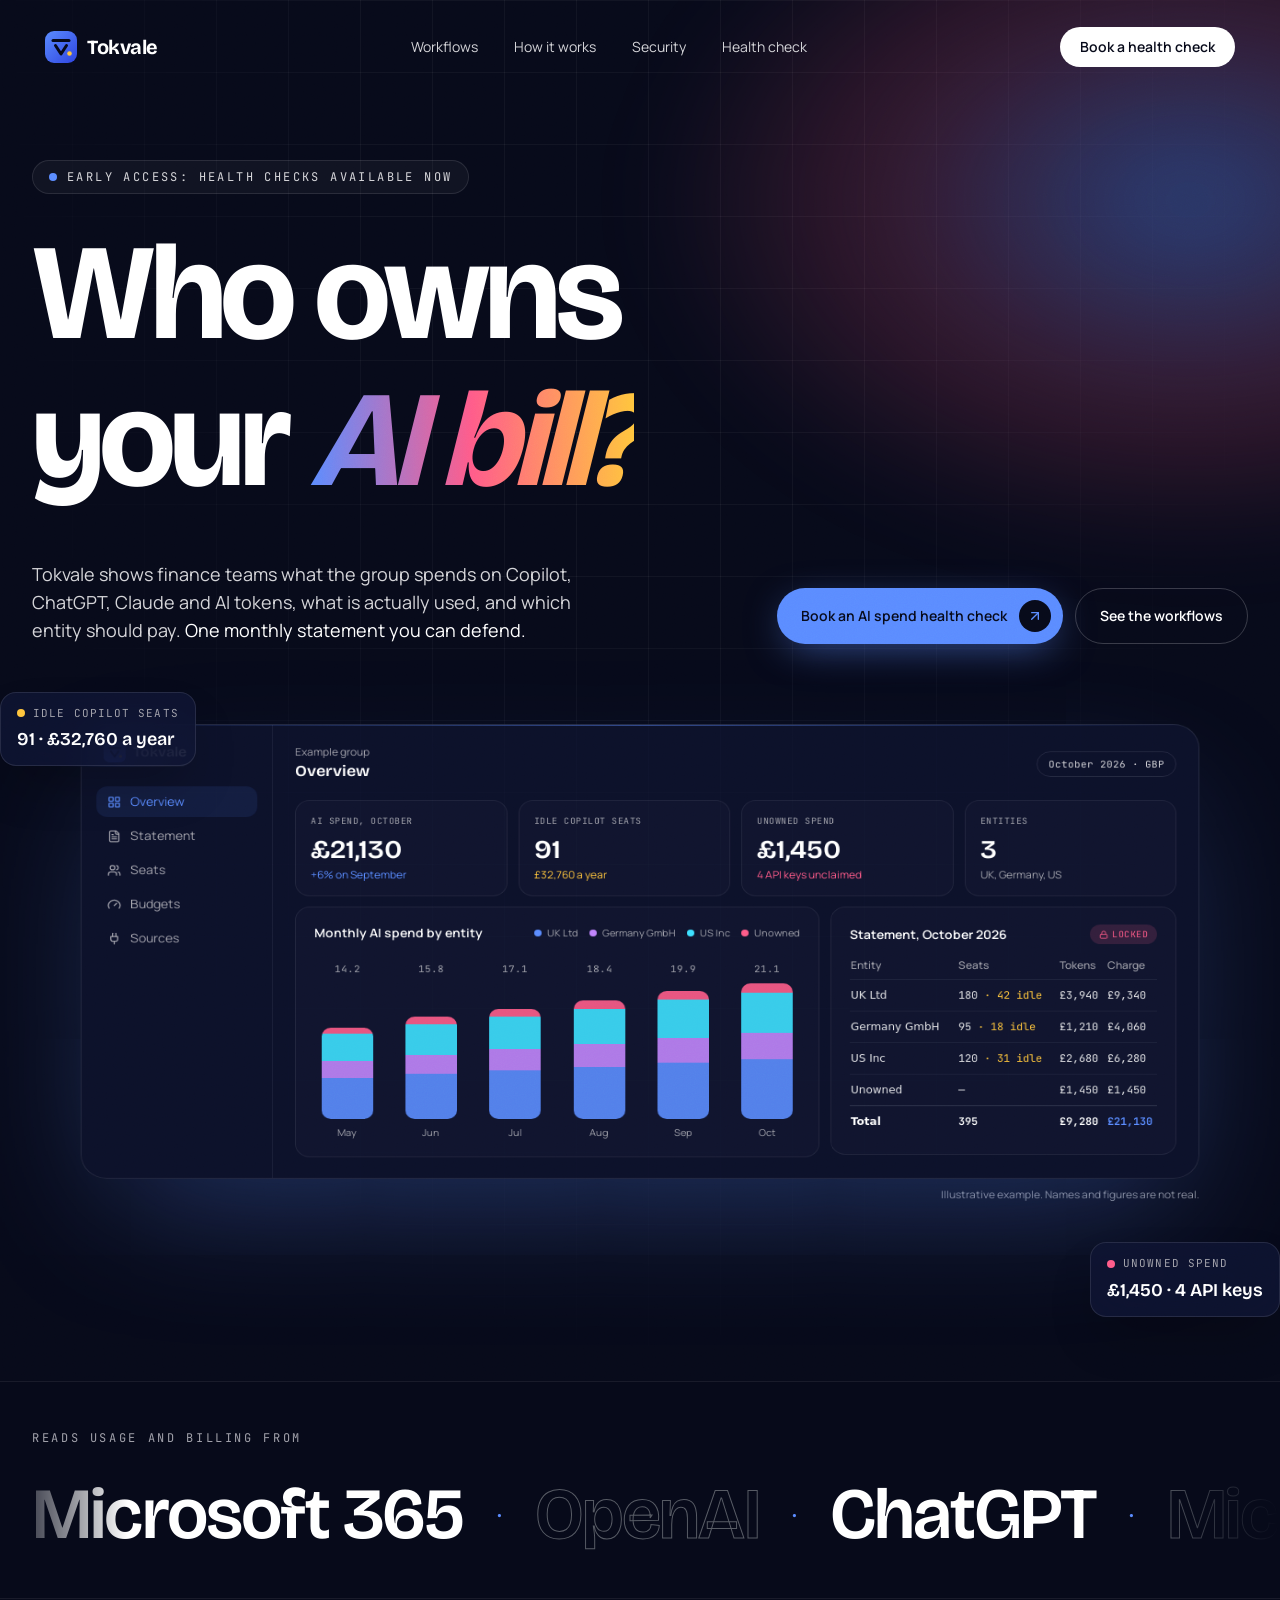
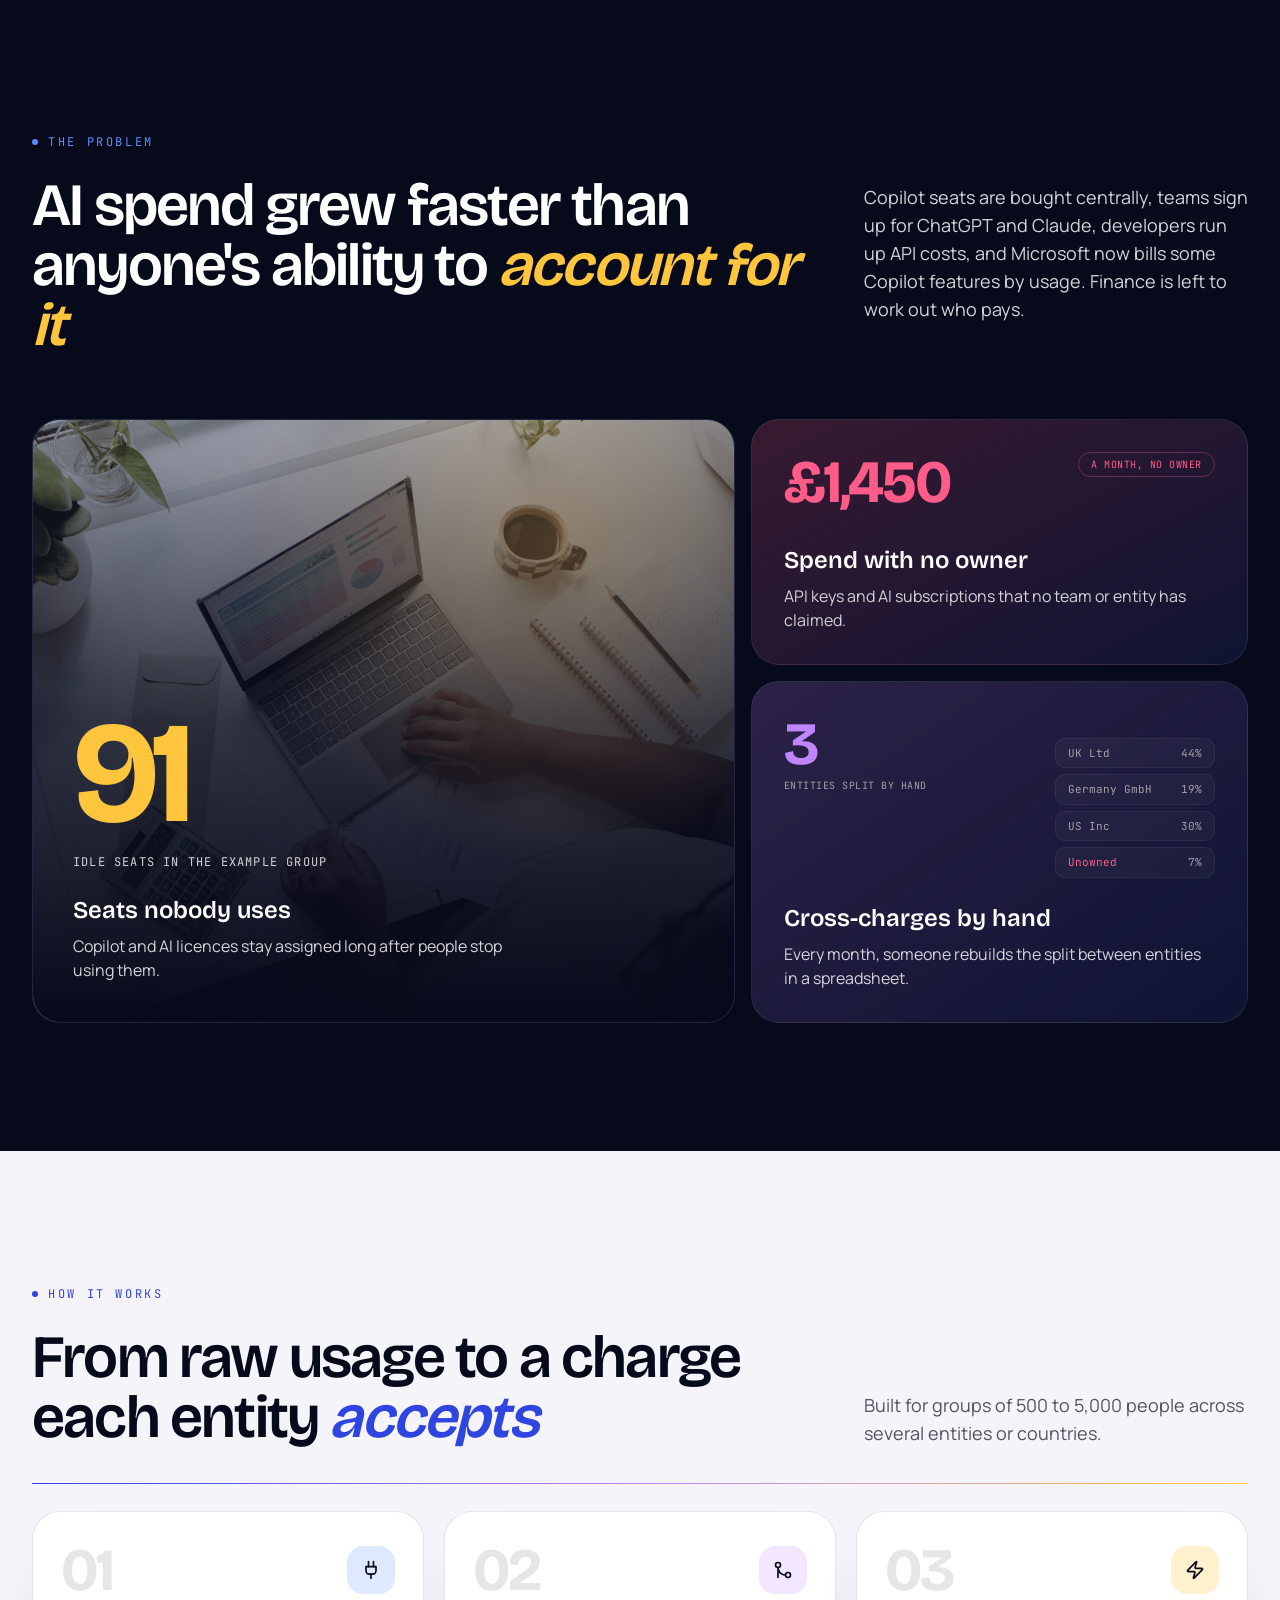
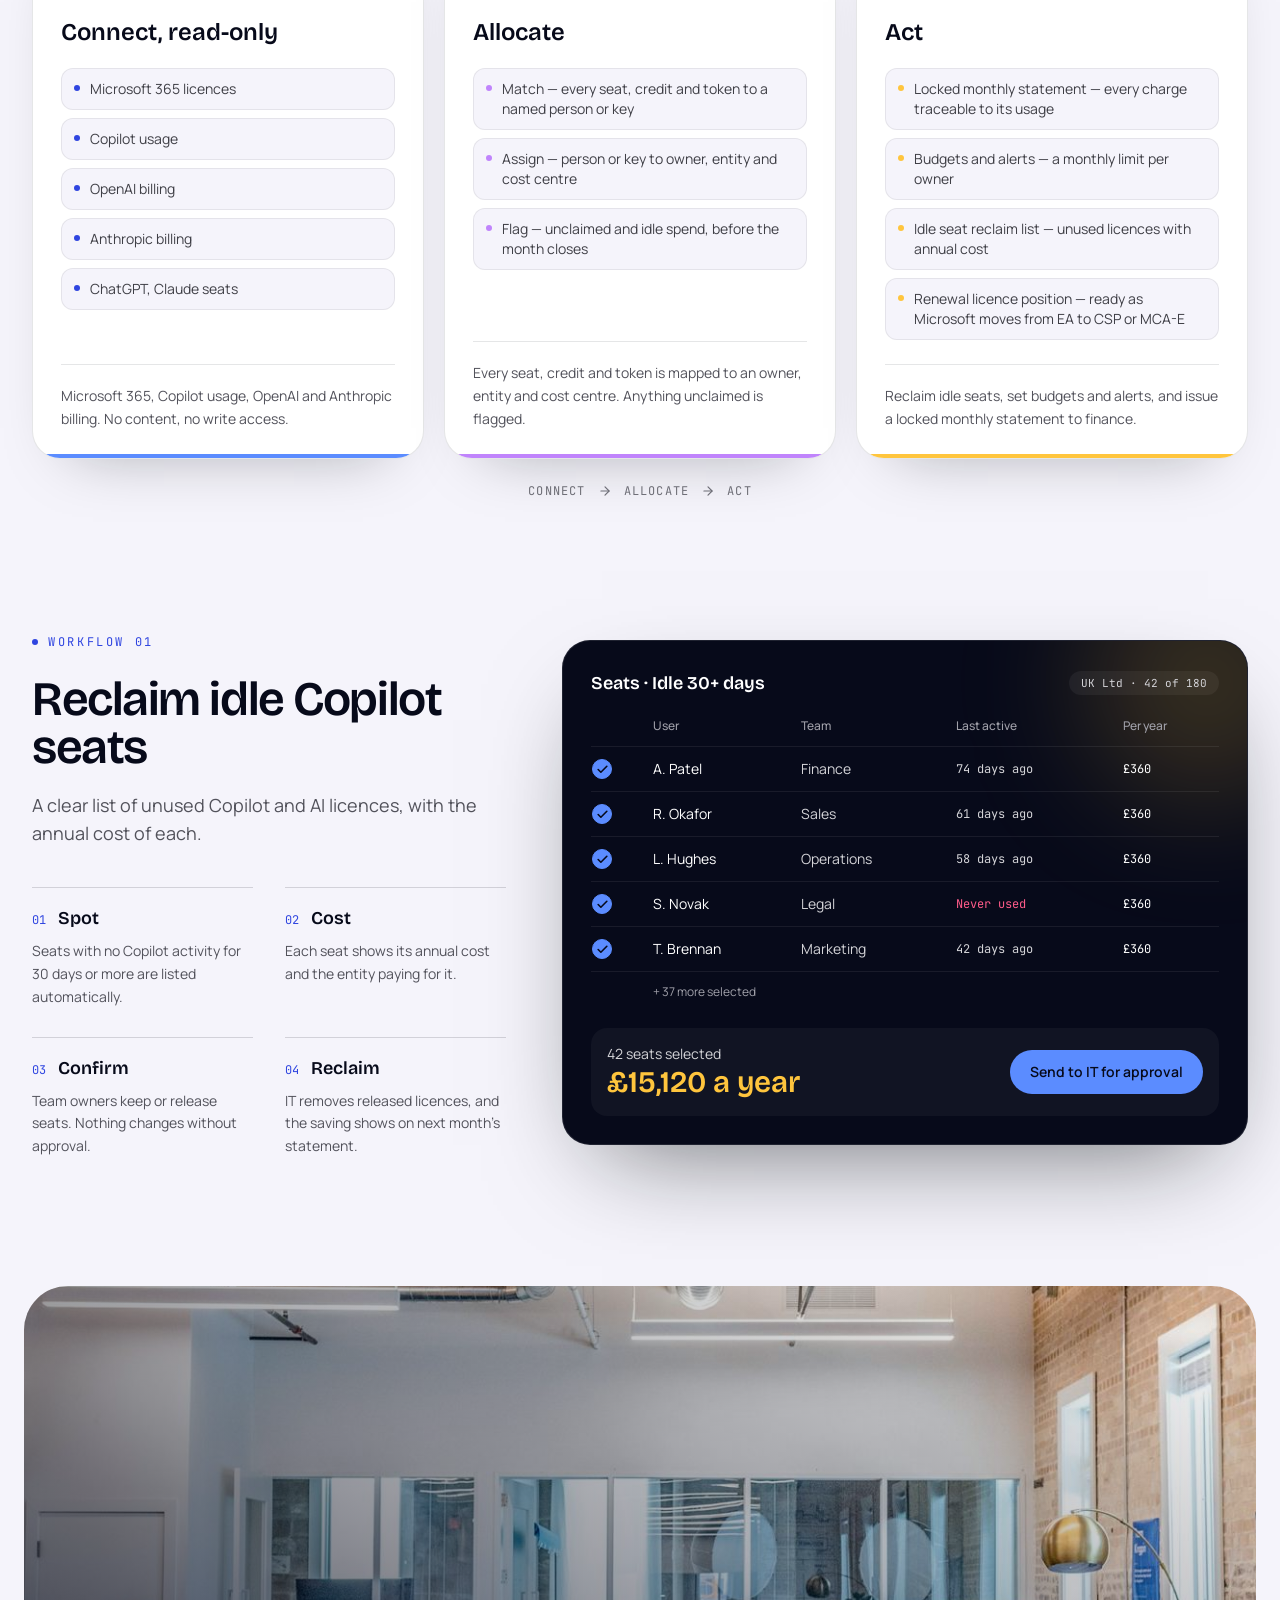
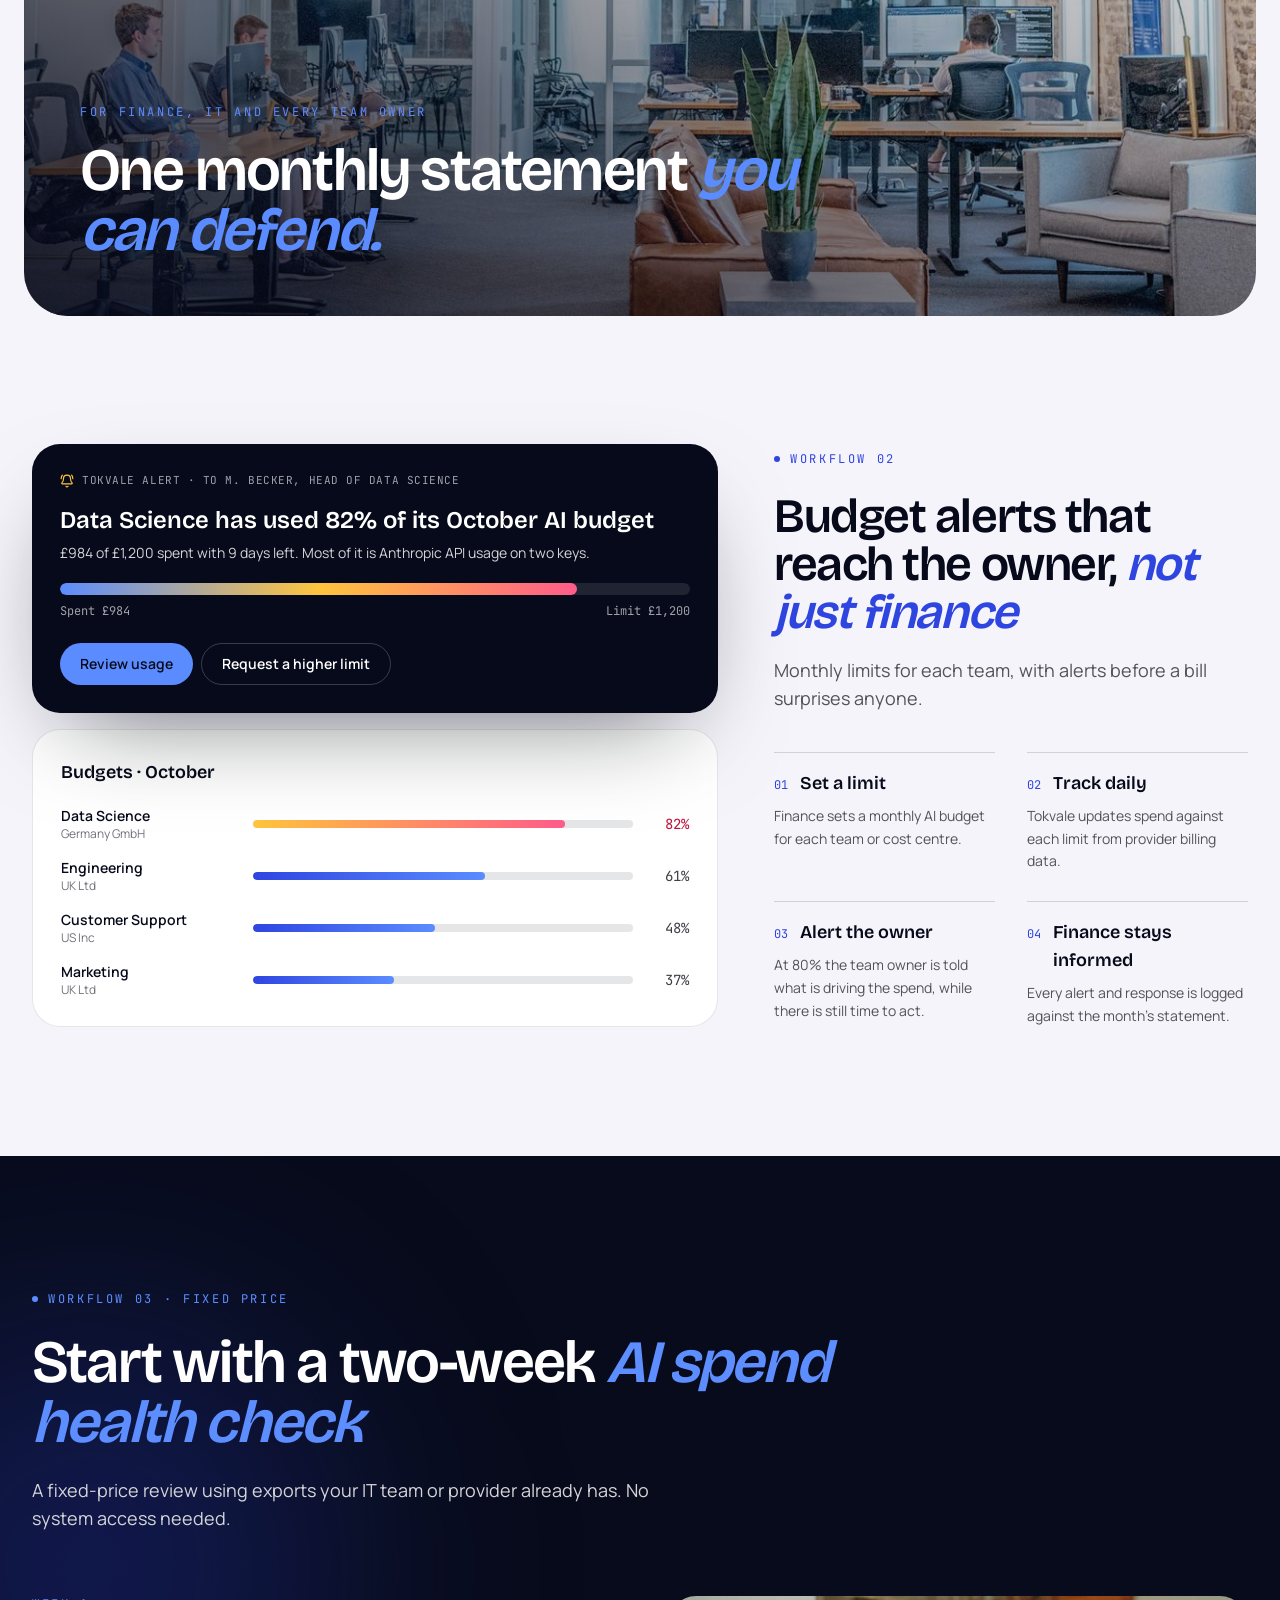
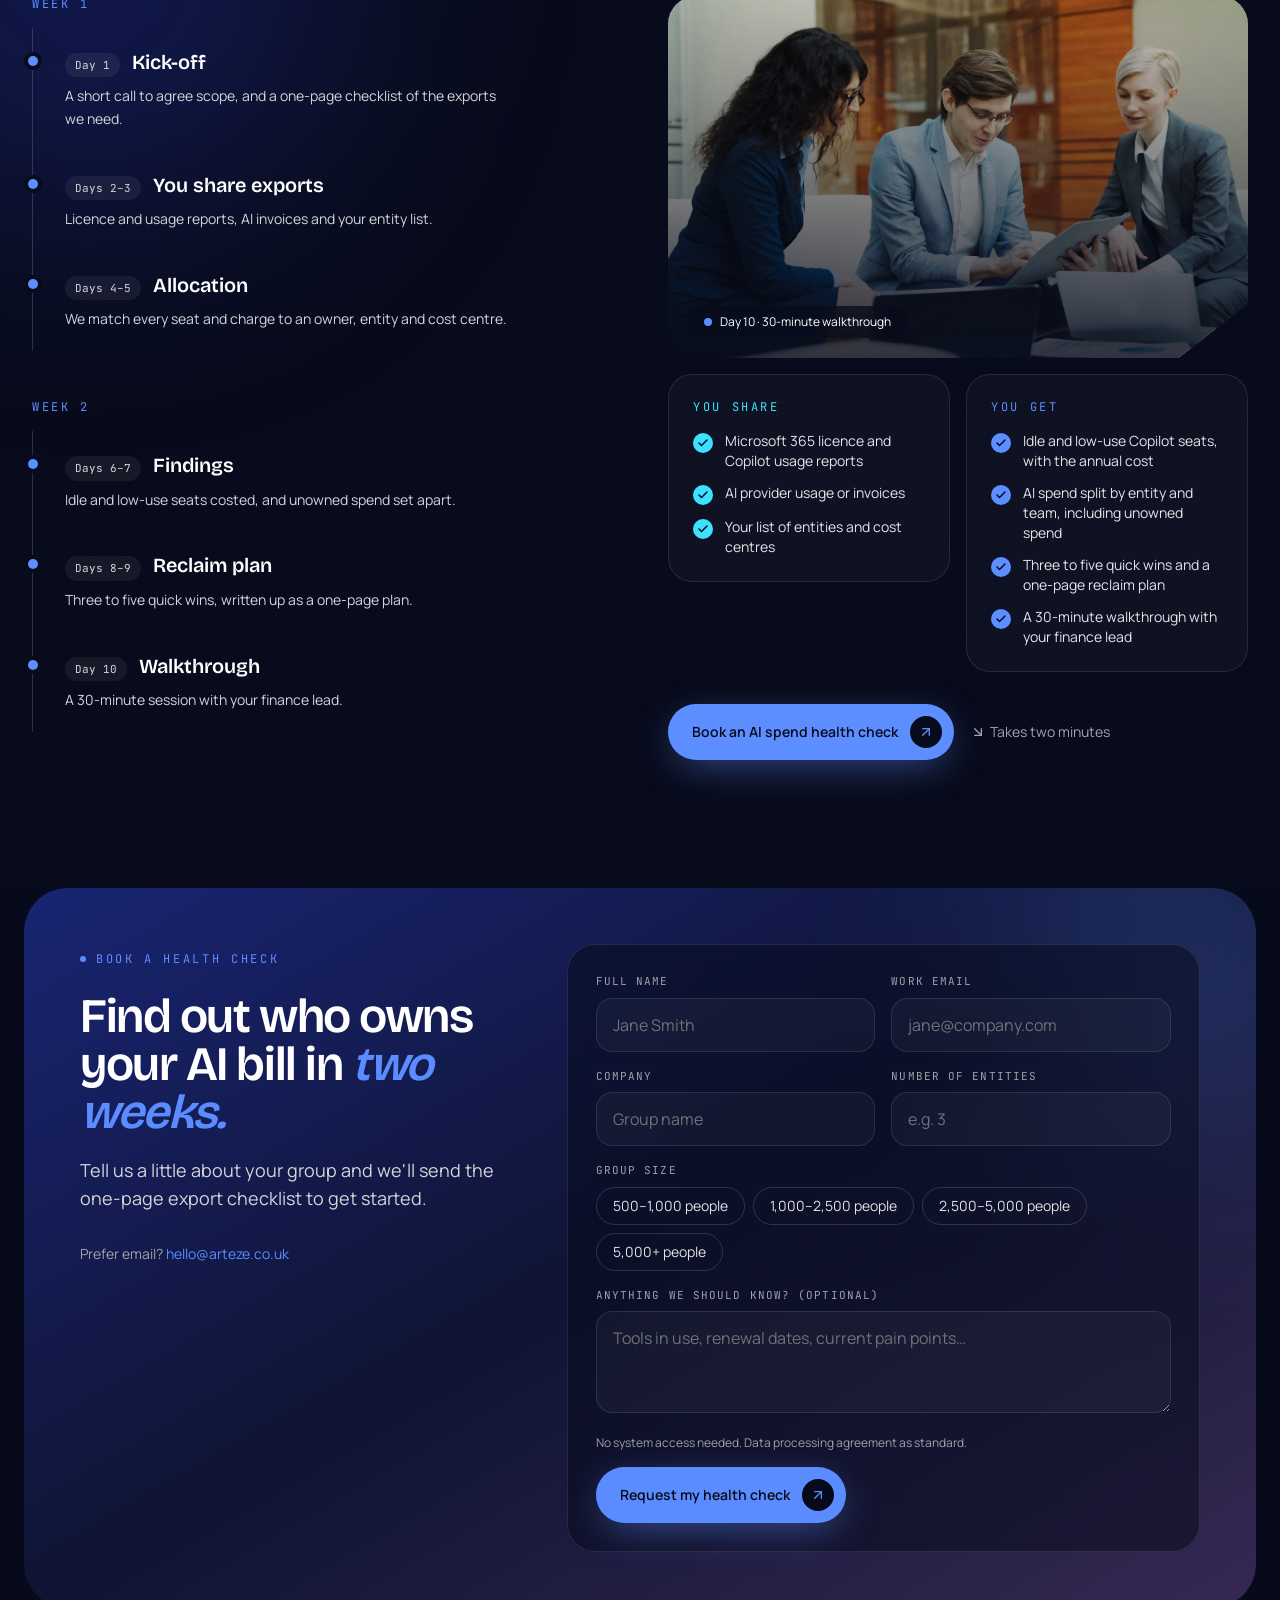
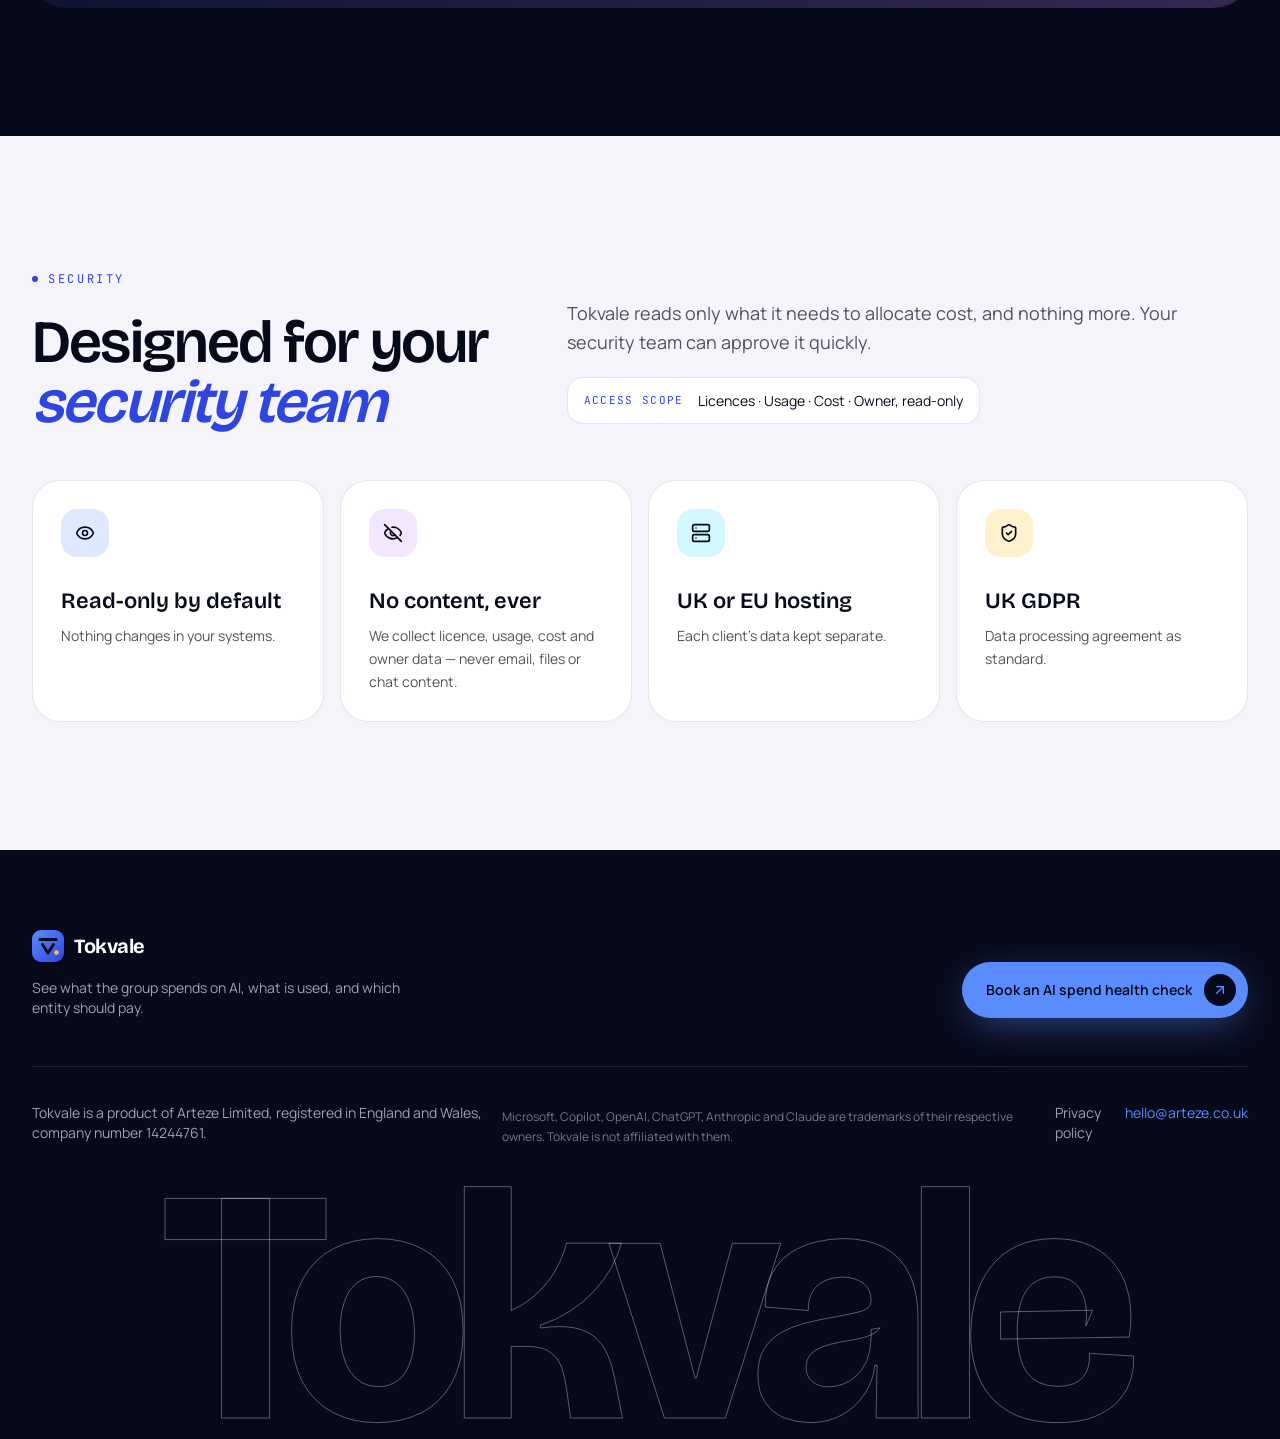
<file: index.html>
<!DOCTYPE html>

<html class="lenis" data-theme="electric" lang="en-GB"><head><meta content="text/html; charset=utf-8" http-equiv="Content-Type"/>
<meta content="width=device-width, initial-scale=1" name="viewport"/>
<meta content="#060B0C" name="theme-color"/>
<meta content="Tokvale shows finance teams what the group spends on Copilot, ChatGPT, Claude and AI tokens, what is actually used, and which entity should pay." name="description"/>
<link href="https://fonts.googleapis.com/" rel="preconnect"/>
<link crossorigin="" href="https://fonts.gstatic.com/" rel="preconnect"/>
<link href="https://fonts.googleapis.com/css2?family=Bricolage+Grotesque:opsz,wght@12..96,400..800&amp;family=Manrope:wght@400;500;600;700&amp;family=JetBrains+Mono:wght@400;500&amp;display=swap" rel="stylesheet"/>
<link href="style.css" rel="stylesheet"/><link href="favicon.svg" rel="icon" type="image/svg+xml"/><title>Tokvale — AI and Copilot spend control for finance teams</title></head>
<body>
<div id="root"><div class="App"><main class="overflow-x-clip" data-testid="landing-page"><header class="fixed inset-x-0 top-0 z-50 px-4 pt-4 sm:px-6" data-testid="site-nav"><div class="mx-auto flex max-w-7xl items-center justify-between rounded-full border px-4 py-2.5 transition-[background-color,border-color] duration-500 sm:px-5 border-transparent bg-transparent tk-nav-pill"><a class="flex items-center gap-2.5" data-testid="brand-logo" href="#top"><svg aria-hidden="true" height="32" viewbox="0 0 32 32" width="32"><defs><lineargradient id="tk-g" x1="0" x2="1" y1="0" y2="1"><stop offset="0" style="stop-color: var(--mint);"></stop><stop offset="1" style="stop-color: var(--teal);"></stop></lineargradient></defs><rect fill="url(#tk-g)" height="32" rx="9" width="32"></rect><path d="M8 9.5h16" stroke-linecap="round" stroke-width="3" style="stroke: var(--ink);"></path><path d="M10.5 14.5 16 23l5.5-8.5" fill="none" stroke-linecap="round" stroke-linejoin="round" stroke-width="3" style="stroke: var(--ink);"></path><circle cx="24.5" cy="22.5" r="2.3" style="fill: var(--amber);"></circle></svg><span class="font-display text-xl font-bold tracking-tight text-white">Tokvale</span></a><nav class="hidden items-center gap-1 md:flex"><button class="rounded-full px-4 py-2 text-sm text-zinc-300 transition-colors duration-300 hover:bg-white/5 hover:text-white" data-testid="nav-link-workflows">Workflows</button><button class="rounded-full px-4 py-2 text-sm text-zinc-300 transition-colors duration-300 hover:bg-white/5 hover:text-white" data-testid="nav-link-how-it-works">How it works</button><button class="rounded-full px-4 py-2 text-sm text-zinc-300 transition-colors duration-300 hover:bg-white/5 hover:text-white" data-testid="nav-link-security">Security</button><button class="rounded-full px-4 py-2 text-sm text-zinc-300 transition-colors duration-300 hover:bg-white/5 hover:text-white" data-testid="nav-link-health-check">Health check</button></nav><div class="flex items-center gap-2"><button class="hidden rounded-full bg-white px-5 py-2.5 text-sm font-semibold text-[var(--ink)] transition-colors duration-300 hover:bg-[var(--mint)] sm:inline-flex" data-testid="nav-cta-book">Book a health check</button></div></div></header><section class="grain relative overflow-hidden bg-[var(--ink)] pb-24 pt-32 sm:pt-40" data-testid="hero-section" id="top"><div class="grid-lines pointer-events-none absolute inset-0 [mask-image:radial-gradient(ellipse_at_top,black_30%,transparent_75%)]"></div><div class="pointer-events-none absolute -top-40 left-1/2 h-[720px] w-[1100px] -translate-x-1/2 hero-glow rounded-full blur-2xl" style="transform: none;"></div><div class="relative mx-auto max-w-7xl px-5 sm:px-8"><div class="inline-flex items-center gap-2.5 rounded-full border border-white/10 bg-white/[0.04] px-4 py-2 font-mono text-xs uppercase tracking-[0.2em] text-zinc-300" data-testid="hero-badge"><span class="pulse-dot h-2 w-2 rounded-full bg-[var(--mint)]"></span>Early access: health checks available now</div><h1 class="mt-8 font-display text-[3.4rem] font-bold leading-[0.92] tracking-[-0.04em] text-white sm:text-7xl lg:text-[8.5rem]" data-testid="hero-headline"><span class=""><span class="block overflow-hidden pb-[0.08em]"><span class="block" style="transform: none;">Who owns</span></span><span class="block overflow-hidden pb-[0.08em]"><span class="block" style="transform: none;"><span>your <span class="bg-gradient-to-r from-[var(--mint)] via-[var(--coral)] to-[var(--amber)] bg-clip-text italic text-transparent">AI bill?</span></span></span></span></span></h1><div class="mt-10 grid gap-8 lg:grid-cols-12 lg:items-end"><p class="max-w-xl text-base leading-relaxed text-zinc-300 sm:text-lg lg:col-span-7" data-testid="hero-subheadline">Tokvale shows finance teams what the group spends on Copilot, ChatGPT, Claude and AI tokens, what is actually used, and which entity should pay. <span class="text-white">One monthly statement you can defend.</span></p><div class="flex flex-wrap gap-3 lg:col-span-5 lg:justify-end"><button class="group inline-flex items-center gap-3 rounded-full bg-[var(--mint)] py-3 pl-6 pr-3 text-sm font-semibold glow-btn text-[var(--ink)] transition-[box-shadow,background-color] duration-300 hover:bg-white disabled:opacity-60" data-testid="hero-cta-book" tabindex="0" type="button">Book an AI spend health check<span class="grid h-8 w-8 place-items-center rounded-full bg-[var(--ink)] text-[var(--mint)] transition-transform duration-300 group-hover:rotate-45"><svg aria-hidden="true" class="lucide lucide-arrow-up-right" fill="none" height="16" stroke="currentColor" stroke-linecap="round" stroke-linejoin="round" stroke-width="2" viewbox="0 0 24 24" width="16" xmlns="http://www.w3.org/2000/svg"><path d="M7 7h10v10"></path><path d="M7 17 17 7"></path></svg></span></button><button class="inline-flex items-center gap-2 rounded-full border px-6 py-3 text-sm font-semibold transition-colors duration-300 border-white/20 text-white hover:border-[var(--mint)] hover:text-[var(--mint)]" data-testid="hero-cta-workflows" tabindex="0" type="button">See the workflows</button></div></div><div class="relative mt-16 sm:mt-20" style="perspective: 1600px;"><div class="absolute z-20 hidden rounded-2xl border border-white/10 bg-tk-ink2/85 px-4 py-3 shadow-2xl backdrop-blur-xl md:block -left-2 -top-8 lg:-left-8" data-testid="hero-chip-idle"><div class="flex items-center gap-2 font-mono text-[11px] uppercase tracking-widest text-zinc-400"><span class="h-2 w-2 rounded-full" style="background: var(--amber);"></span>Idle Copilot seats</div><div class="mt-1 font-display text-lg font-semibold text-white">91 · £32,760 a year</div></div><div class="absolute z-20 hidden rounded-2xl border border-white/10 bg-tk-ink2/85 px-4 py-3 shadow-2xl backdrop-blur-xl md:block -bottom-8 -right-2 lg:-right-8" data-testid="hero-chip-unowned"><div class="flex items-center gap-2 font-mono text-[11px] uppercase tracking-widest text-zinc-400"><span class="h-2 w-2 rounded-full" style="background: var(--coral);"></span>Unowned spend</div><div class="mt-1 font-display text-lg font-semibold text-white">£1,450 · 4 API keys</div></div><div><div class="will-change-transform" style="transform-origin: 50% 0%; transform: scale(0.92) rotateX(22deg);"><div class="relative overflow-hidden rounded-[28px] border border-white/10 glow-dash bg-tk-ink2/70" data-testid="hero-dashboard"><div class="absolute inset-x-0 top-0 h-px bg-gradient-to-r from-transparent via-tk-mint/60 to-transparent"></div><div class="flex"><aside class="hidden w-52 shrink-0 border-r border-white/[0.06] p-4 lg:block"><div class="flex items-center gap-2 px-2 py-1"><svg aria-hidden="true" height="24" viewbox="0 0 32 32" width="24"><defs><lineargradient id="tk-g" x1="0" x2="1" y1="0" y2="1"><stop offset="0" style="stop-color: var(--mint);"></stop><stop offset="1" style="stop-color: var(--teal);"></stop></lineargradient></defs><rect fill="url(#tk-g)" height="32" rx="9" width="32"></rect><path d="M8 9.5h16" stroke-linecap="round" stroke-width="3" style="stroke: var(--ink);"></path><path d="M10.5 14.5 16 23l5.5-8.5" fill="none" stroke-linecap="round" stroke-linejoin="round" stroke-width="3" style="stroke: var(--ink);"></path><circle cx="24.5" cy="22.5" r="2.3" style="fill: var(--amber);"></circle></svg><span class="font-display font-semibold text-white">Tokvale</span></div><div class="mt-6 space-y-1"><button class="flex w-full items-center gap-2.5 rounded-xl px-3 py-2 text-sm transition-colors bg-tk-mint/10 text-[var(--mint)]" data-testid="dashboard-nav-overview"><svg aria-hidden="true" class="lucide lucide-layout-grid" fill="none" height="15" stroke="currentColor" stroke-linecap="round" stroke-linejoin="round" stroke-width="2" viewbox="0 0 24 24" width="15" xmlns="http://www.w3.org/2000/svg"><rect height="7" rx="1" width="7" x="3" y="3"></rect><rect height="7" rx="1" width="7" x="14" y="3"></rect><rect height="7" rx="1" width="7" x="14" y="14"></rect><rect height="7" rx="1" width="7" x="3" y="14"></rect></svg> Overview</button><button class="flex w-full items-center gap-2.5 rounded-xl px-3 py-2 text-sm transition-colors text-zinc-400 hover:text-white" data-testid="dashboard-nav-statement"><svg aria-hidden="true" class="lucide lucide-file-text" fill="none" height="15" stroke="currentColor" stroke-linecap="round" stroke-linejoin="round" stroke-width="2" viewbox="0 0 24 24" width="15" xmlns="http://www.w3.org/2000/svg"><path d="M15 2H6a2 2 0 0 0-2 2v16a2 2 0 0 0 2 2h12a2 2 0 0 0 2-2V7Z"></path><path d="M14 2v4a2 2 0 0 0 2 2h4"></path><path d="M10 9H8"></path><path d="M16 13H8"></path><path d="M16 17H8"></path></svg> Statement</button><button class="flex w-full items-center gap-2.5 rounded-xl px-3 py-2 text-sm transition-colors text-zinc-400 hover:text-white" data-testid="dashboard-nav-seats"><svg aria-hidden="true" class="lucide lucide-users" fill="none" height="15" stroke="currentColor" stroke-linecap="round" stroke-linejoin="round" stroke-width="2" viewbox="0 0 24 24" width="15" xmlns="http://www.w3.org/2000/svg"><path d="M16 21v-2a4 4 0 0 0-4-4H6a4 4 0 0 0-4 4v2"></path><path d="M16 3.128a4 4 0 0 1 0 7.744"></path><path d="M22 21v-2a4 4 0 0 0-3-3.87"></path><circle cx="9" cy="7" r="4"></circle></svg> Seats</button><button class="flex w-full items-center gap-2.5 rounded-xl px-3 py-2 text-sm transition-colors text-zinc-400 hover:text-white" data-testid="dashboard-nav-budgets"><svg aria-hidden="true" class="lucide lucide-gauge" fill="none" height="15" stroke="currentColor" stroke-linecap="round" stroke-linejoin="round" stroke-width="2" viewbox="0 0 24 24" width="15" xmlns="http://www.w3.org/2000/svg"><path d="m12 14 4-4"></path><path d="M3.34 19a10 10 0 1 1 17.32 0"></path></svg> Budgets</button><button class="flex w-full items-center gap-2.5 rounded-xl px-3 py-2 text-sm transition-colors text-zinc-400 hover:text-white" data-testid="dashboard-nav-sources"><svg aria-hidden="true" class="lucide lucide-plug" fill="none" height="15" stroke="currentColor" stroke-linecap="round" stroke-linejoin="round" stroke-width="2" viewbox="0 0 24 24" width="15" xmlns="http://www.w3.org/2000/svg"><path d="M12 22v-5"></path><path d="M9 8V2"></path><path d="M15 8V2"></path><path d="M18 8v5a4 4 0 0 1-4 4h-4a4 4 0 0 1-4-4V8Z"></path></svg> Sources</button></div></aside><div class="min-w-0 flex-1 p-4 sm:p-6"><div class="flex flex-wrap items-center justify-between gap-2"><div><div class="text-xs text-zinc-400">Example group</div><div class="font-display text-lg font-semibold text-white">Overview</div></div><div class="rounded-full border border-white/10 px-3 py-1.5 font-mono text-[11px] text-zinc-300">October 2026 · GBP</div></div><div class="mt-5 grid grid-cols-2 gap-3 lg:grid-cols-4"><div class="rounded-2xl border border-white/[0.07] bg-white/[0.02] p-3 sm:p-4"><div class="font-mono text-[10px] uppercase tracking-wider text-zinc-400">AI spend, October</div><div class="mt-2 font-display text-2xl font-semibold text-white sm:text-3xl">£21,130</div><div class="mt-1 text-xs text-[var(--mint)]">+6% on September</div></div><div class="rounded-2xl border border-white/[0.07] bg-white/[0.02] p-3 sm:p-4"><div class="font-mono text-[10px] uppercase tracking-wider text-zinc-400">Idle Copilot seats</div><div class="mt-2 font-display text-2xl font-semibold text-white sm:text-3xl">91</div><div class="mt-1 text-xs text-[var(--amber)]">£32,760 a year</div></div><div class="rounded-2xl border border-white/[0.07] bg-white/[0.02] p-3 sm:p-4"><div class="font-mono text-[10px] uppercase tracking-wider text-zinc-400">Unowned spend</div><div class="mt-2 font-display text-2xl font-semibold text-white sm:text-3xl">£1,450</div><div class="mt-1 text-xs text-[var(--coral)]">4 API keys unclaimed</div></div><div class="rounded-2xl border border-white/[0.07] bg-white/[0.02] p-3 sm:p-4"><div class="font-mono text-[10px] uppercase tracking-wider text-zinc-400">Entities</div><div class="mt-2 font-display text-2xl font-semibold text-white sm:text-3xl">3</div><div class="mt-1 text-xs text-zinc-400">UK, Germany, US</div></div></div><div class="mt-3 grid gap-3 xl:grid-cols-5"><div class="min-w-0 xl:col-span-3"><div class="rounded-2xl border border-white/[0.07] bg-white/[0.02] p-4 sm:p-5" data-testid="dashboard-chart"><div class="flex flex-wrap items-center justify-between gap-3"><div class="text-sm font-semibold text-white">Monthly AI spend by entity</div><div class="flex flex-wrap gap-3"><span class="flex items-center gap-1.5 text-[11px] text-zinc-400"><span class="h-2 w-2 rounded-sm" style="background: var(--mint);"></span>UK Ltd</span><span class="flex items-center gap-1.5 text-[11px] text-zinc-400"><span class="h-2 w-2 rounded-sm" style="background: var(--violet);"></span>Germany GmbH</span><span class="flex items-center gap-1.5 text-[11px] text-zinc-400"><span class="h-2 w-2 rounded-sm" style="background: var(--sky);"></span>US Inc</span><span class="flex items-center gap-1.5 text-[11px] text-zinc-400"><span class="h-2 w-2 rounded-sm" style="background: var(--coral);"></span>Unowned</span></div></div><div class="mt-6 flex h-44 items-end gap-2 sm:h-52 sm:gap-5"><div class="flex h-full flex-1 flex-col items-center gap-2"><span class="font-mono text-[11px] text-zinc-400">14.2</span><div class="flex w-full flex-1 items-end justify-center"><div class="flex w-full max-w-[56px] flex-col-reverse overflow-hidden rounded-md" style="height: 67.3%;"><div class="opacity-90" style="height: 44%; background: var(--mint);"></div><div class="opacity-90" style="height: 19%; background: var(--violet);"></div><div class="opacity-90" style="height: 30%; background: var(--sky);"></div><div class="opacity-90" style="height: 7%; background: var(--coral);"></div></div></div><span class="text-[11px] text-zinc-400">May</span></div><div class="flex h-full flex-1 flex-col items-center gap-2"><span class="font-mono text-[11px] text-zinc-400">15.8</span><div class="flex w-full flex-1 items-end justify-center"><div class="flex w-full max-w-[56px] flex-col-reverse overflow-hidden rounded-md" style="height: 74.9%;"><div class="opacity-90" style="height: 44%; background: var(--mint);"></div><div class="opacity-90" style="height: 19%; background: var(--violet);"></div><div class="opacity-90" style="height: 30%; background: var(--sky);"></div><div class="opacity-90" style="height: 7%; background: var(--coral);"></div></div></div><span class="text-[11px] text-zinc-400">Jun</span></div><div class="flex h-full flex-1 flex-col items-center gap-2"><span class="font-mono text-[11px] text-zinc-400">17.1</span><div class="flex w-full flex-1 items-end justify-center"><div class="flex w-full max-w-[56px] flex-col-reverse overflow-hidden rounded-md" style="height: 81.0%;"><div class="opacity-90" style="height: 44%; background: var(--mint);"></div><div class="opacity-90" style="height: 19%; background: var(--violet);"></div><div class="opacity-90" style="height: 30%; background: var(--sky);"></div><div class="opacity-90" style="height: 7%; background: var(--coral);"></div></div></div><span class="text-[11px] text-zinc-400">Jul</span></div><div class="flex h-full flex-1 flex-col items-center gap-2"><span class="font-mono text-[11px] text-zinc-400">18.4</span><div class="flex w-full flex-1 items-end justify-center"><div class="flex w-full max-w-[56px] flex-col-reverse overflow-hidden rounded-md" style="height: 87.2%;"><div class="opacity-90" style="height: 44%; background: var(--mint);"></div><div class="opacity-90" style="height: 19%; background: var(--violet);"></div><div class="opacity-90" style="height: 30%; background: var(--sky);"></div><div class="opacity-90" style="height: 7%; background: var(--coral);"></div></div></div><span class="text-[11px] text-zinc-400">Aug</span></div><div class="flex h-full flex-1 flex-col items-center gap-2"><span class="font-mono text-[11px] text-zinc-400">19.9</span><div class="flex w-full flex-1 items-end justify-center"><div class="flex w-full max-w-[56px] flex-col-reverse overflow-hidden rounded-md" style="height: 94.3%;"><div class="opacity-90" style="height: 44%; background: var(--mint);"></div><div class="opacity-90" style="height: 19%; background: var(--violet);"></div><div class="opacity-90" style="height: 30%; background: var(--sky);"></div><div class="opacity-90" style="height: 7%; background: var(--coral);"></div></div></div><span class="text-[11px] text-zinc-400">Sep</span></div><div class="flex h-full flex-1 flex-col items-center gap-2"><span class="font-mono text-[11px] text-zinc-400">21.1</span><div class="flex w-full flex-1 items-end justify-center"><div class="flex w-full max-w-[56px] flex-col-reverse overflow-hidden rounded-md" style="height: 100.0%;"><div class="opacity-90" style="height: 44%; background: var(--mint);"></div><div class="opacity-90" style="height: 19%; background: var(--violet);"></div><div class="opacity-90" style="height: 30%; background: var(--sky);"></div><div class="opacity-90" style="height: 7%; background: var(--coral);"></div></div></div><span class="text-[11px] text-zinc-400">Oct</span></div></div></div></div><div class="min-w-0 xl:col-span-2"><div class="rounded-2xl border border-white/[0.07] bg-white/[0.02] p-4 sm:p-5" data-testid="dashboard-statement"><div class="flex items-center justify-between"><div class="text-sm font-semibold text-white">Statement, October 2026</div><span class="inline-flex items-center gap-1 rounded-full bg-tk-coral/15 px-2.5 py-1 font-mono text-[10px] uppercase tracking-wider text-[var(--coral)]"><svg aria-hidden="true" class="lucide lucide-lock" fill="none" height="10" stroke="currentColor" stroke-linecap="round" stroke-linejoin="round" stroke-width="2" viewbox="0 0 24 24" width="10" xmlns="http://www.w3.org/2000/svg"><rect height="11" rx="2" ry="2" width="18" x="3" y="11"></rect><path d="M7 11V7a5 5 0 0 1 10 0v4"></path></svg> Locked</span></div><div class="mt-4 overflow-x-auto"><table class="w-full min-w-[340px] text-left text-xs"><thead class="text-zinc-400"><tr><th class="pb-2 font-medium">Entity</th><th class="pb-2 font-medium">Seats</th><th class="pb-2 font-medium">Tokens</th><th class="pb-2 font-medium">Charge</th></tr></thead><tbody class="font-mono text-zinc-200"><tr class="border-t border-white/[0.06]"><td class="py-2.5 font-sans">UK Ltd</td><td class="py-2.5">180 <span class="text-[var(--amber)]">· <span data-ve-dynamic="true" style="display: contents;">42 idle</span></span></td><td class="py-2.5">£3,940</td><td class="py-2.5">£9,340</td></tr><tr class="border-t border-white/[0.06]"><td class="py-2.5 font-sans">Germany GmbH</td><td class="py-2.5">95 <span class="text-[var(--amber)]">· <span data-ve-dynamic="true" style="display: contents;">18 idle</span></span></td><td class="py-2.5">£1,210</td><td class="py-2.5">£4,060</td></tr><tr class="border-t border-white/[0.06]"><td class="py-2.5 font-sans">US Inc</td><td class="py-2.5">120 <span class="text-[var(--amber)]">· <span data-ve-dynamic="true" style="display: contents;">31 idle</span></span></td><td class="py-2.5">£2,680</td><td class="py-2.5">£6,280</td></tr><tr class="border-t border-white/[0.06]"><td class="py-2.5 font-sans">Unowned</td><td class="py-2.5">— </td><td class="py-2.5">£1,450</td><td class="py-2.5">£1,450</td></tr><tr class="border-t border-white/15 font-semibold text-white"><td class="py-2.5 font-sans">Total</td><td>395</td><td>£9,280</td><td class="text-[var(--mint)]">£21,130</td></tr></tbody></table></div></div></div></div></div></div></div><p class="tk-note">Illustrative example. Names and figures are not real.</p></div></div></div></div></section><section class="relative border-y border-white/[0.07] bg-[var(--ink)] py-12" data-testid="providers-marquee"><div class="mx-auto mb-8 max-w-7xl px-5 font-mono text-xs uppercase tracking-[0.22em] text-zinc-400 sm:px-8">Reads usage and billing from</div><div class="marquee-wrap relative overflow-hidden [mask-image:linear-gradient(90deg,transparent,black_10%,black_90%,transparent)]"><div class="marquee-track flex w-max"><div class="flex shrink-0 items-center"><div class="flex items-center"><span class="whitespace-nowrap px-8 font-display text-5xl font-semibold tracking-tight sm:text-7xl text-white">Microsoft 365</span><span class="text-3xl text-[var(--mint)]">·</span></div><div class="flex items-center"><span class="whitespace-nowrap px-8 font-display text-5xl font-semibold tracking-tight sm:text-7xl text-outline">OpenAI</span><span class="text-3xl text-[var(--mint)]">·</span></div><div class="flex items-center"><span class="whitespace-nowrap px-8 font-display text-5xl font-semibold tracking-tight sm:text-7xl text-white">ChatGPT</span><span class="text-3xl text-[var(--mint)]">·</span></div><div class="flex items-center"><span class="whitespace-nowrap px-8 font-display text-5xl font-semibold tracking-tight sm:text-7xl text-outline">Microsoft Copilot</span><span class="text-3xl text-[var(--mint)]">·</span></div><div class="flex items-center"><span class="whitespace-nowrap px-8 font-display text-5xl font-semibold tracking-tight sm:text-7xl text-white">Anthropic</span><span class="text-3xl text-[var(--mint)]">·</span></div><div class="flex items-center"><span class="whitespace-nowrap px-8 font-display text-5xl font-semibold tracking-tight sm:text-7xl text-outline">Claude</span><span class="text-3xl text-[var(--mint)]">·</span></div></div><div class="flex shrink-0 items-center"><div class="flex items-center"><span class="whitespace-nowrap px-8 font-display text-5xl font-semibold tracking-tight sm:text-7xl text-white">Microsoft 365</span><span class="text-3xl text-[var(--mint)]">·</span></div><div class="flex items-center"><span class="whitespace-nowrap px-8 font-display text-5xl font-semibold tracking-tight sm:text-7xl text-outline">OpenAI</span><span class="text-3xl text-[var(--mint)]">·</span></div><div class="flex items-center"><span class="whitespace-nowrap px-8 font-display text-5xl font-semibold tracking-tight sm:text-7xl text-white">ChatGPT</span><span class="text-3xl text-[var(--mint)]">·</span></div><div class="flex items-center"><span class="whitespace-nowrap px-8 font-display text-5xl font-semibold tracking-tight sm:text-7xl text-outline">Microsoft Copilot</span><span class="text-3xl text-[var(--mint)]">·</span></div><div class="flex items-center"><span class="whitespace-nowrap px-8 font-display text-5xl font-semibold tracking-tight sm:text-7xl text-white">Anthropic</span><span class="text-3xl text-[var(--mint)]">·</span></div><div class="flex items-center"><span class="whitespace-nowrap px-8 font-display text-5xl font-semibold tracking-tight sm:text-7xl text-outline">Claude</span><span class="text-3xl text-[var(--mint)]">·</span></div></div></div></div></section><section class="relative bg-[var(--ink)] py-24 sm:py-32" data-testid="problem-section"><div class="mx-auto max-w-7xl px-5 sm:px-8"><div class="grid gap-8 lg:grid-cols-12"><div class="lg:col-span-8"><div class="inline-flex items-center gap-2.5 font-mono text-xs uppercase tracking-[0.22em] text-[var(--mint)]"><span class="h-1.5 w-1.5 rounded-full bg-[var(--mint)]"></span>The problem</div><h2 class="mt-6 font-display text-4xl font-semibold leading-[1.02] tracking-[-0.03em] text-white sm:text-5xl lg:text-6xl">AI spend grew faster than anyone's ability to <span class="italic text-[var(--amber)]">account for it</span></h2></div><div class="lg:col-span-4 lg:pt-14"><p class="text-base leading-relaxed text-zinc-300 md:text-lg">Copilot seats are bought centrally, teams sign up for ChatGPT and Claude, developers run up API costs, and Microsoft now bills some Copilot features by usage. Finance is left to work out who pays.</p></div></div><div class="mt-16 grid auto-rows-[minmax(240px,auto)] gap-4 md:grid-cols-12"><div class="md:col-span-7 md:row-span-2"><div class="relative h-full overflow-hidden rounded-[28px] border border-white/[0.08] min-h-[480px] bg-[var(--ink-2)]" data-testid="problem-card-idle"><img alt="Finance analyst reviewing licence costs" class="absolute inset-0 h-full w-full object-cover opacity-60 grayscale-[30%]" src="images/desk.jpg"/><div class="absolute inset-0 bg-gradient-to-t from-[var(--ink)] via-tk-ink/70 to-transparent"></div><div class="absolute inset-0 bg-[radial-gradient(circle_at_75%_20%,rgba(255,181,71,0.25),transparent_45%)]"></div><div class="relative flex h-full min-h-[480px] flex-col justify-end p-7 sm:p-10"><div class="font-display text-[6rem] font-bold leading-none tracking-[-0.05em] text-[var(--amber)] sm:text-[9rem]">91</div><div class="mt-2 font-mono text-xs uppercase tracking-widest text-zinc-300">idle seats in the example group</div><h3 class="mt-6 font-display text-2xl font-semibold text-white">Seats nobody uses</h3><p class="mt-2 max-w-md text-zinc-300">Copilot and AI licences stay assigned long after people stop using them.</p></div></div></div><div class="md:col-span-5"><div class="relative h-full overflow-hidden rounded-[28px] border border-white/[0.08] bg-gradient-to-br from-tk-coral/20 to-[var(--ink-2)] p-7 sm:p-8" data-testid="problem-card-unowned"><div class="flex items-start justify-between"><div class="font-display text-6xl font-bold tracking-[-0.04em] text-[var(--coral)]">£1,450</div><span class="rounded-full border border-tk-coral/30 px-3 py-1 font-mono text-[10px] uppercase tracking-wider text-[var(--coral)]">a month, no owner</span></div><h3 class="mt-8 font-display text-2xl font-semibold text-white">Spend with no owner</h3><p class="mt-2 text-zinc-300">API keys and AI subscriptions that no team or entity has claimed.</p></div></div><div class="md:col-span-5"><div class="relative h-full overflow-hidden rounded-[28px] border border-white/[0.08] bg-gradient-to-br from-tk-violet/20 to-[var(--ink-2)] p-7 sm:p-8" data-testid="problem-card-crosscharge"><div class="flex items-start justify-between gap-6"><div><div class="font-display text-6xl font-bold tracking-[-0.04em] text-[var(--violet)]">3</div><div class="mt-1 font-mono text-[10px] uppercase tracking-wider text-zinc-400">entities split by hand</div></div><div class="w-40 shrink-0"><div class="mt-6 space-y-1.5 font-mono text-[11px] text-zinc-400"><div class="flex justify-between rounded-md border border-white/[0.06] bg-white/[0.03] px-3 py-1.5"><span class="">UK Ltd</span><span>44%</span></div><div class="flex justify-between rounded-md border border-white/[0.06] bg-white/[0.03] px-3 py-1.5"><span class="">Germany GmbH</span><span>19%</span></div><div class="flex justify-between rounded-md border border-white/[0.06] bg-white/[0.03] px-3 py-1.5"><span class="">US Inc</span><span>30%</span></div><div class="flex justify-between rounded-md border border-white/[0.06] bg-white/[0.03] px-3 py-1.5"><span class="text-[var(--coral)]">Unowned</span><span>7%</span></div></div></div></div><h3 class="mt-6 font-display text-2xl font-semibold text-white">Cross-charges by hand</h3><p class="mt-2 text-zinc-300">Every month, someone rebuilds the split between entities in a spreadsheet.</p></div></div></div></div></section><div id="workflows"><section class="relative bg-[var(--paper)] py-24 text-[var(--ink)] sm:py-32" data-testid="how-it-works-section" id="how-it-works"><div class="mx-auto max-w-7xl px-5 sm:px-8"><div class="grid gap-8 lg:grid-cols-12 lg:items-end"><div class="lg:col-span-8"><div class="inline-flex items-center gap-2.5 font-mono text-xs uppercase tracking-[0.22em] text-[var(--teal)]"><span class="h-1.5 w-1.5 rounded-full bg-[var(--teal)]"></span>How it works</div><h2 class="mt-6 font-display text-4xl font-semibold leading-[1.02] tracking-[-0.03em] sm:text-5xl lg:text-6xl">From raw usage to a charge each entity <span class="italic text-[var(--teal)]">accepts</span></h2></div><div class="lg:col-span-4"><p class="text-base text-zinc-600 md:text-lg">Built for groups of 500 to 5,000 people across several entities or countries.</p></div></div><div class="relative mt-16"><div class="absolute left-0 right-0 top-[-28px] hidden h-px origin-left bg-gradient-to-r from-[var(--teal)] via-[var(--violet)] to-[var(--amber)] md:block" style="transform: scaleX(1);"></div><div class="grid gap-5 md:grid-cols-3"><div class="h-full"><div class="relative flex h-full flex-col overflow-hidden rounded-[28px] border border-tk-ink/10 bg-white p-7 shadow-[0_30px_60px_-40px_rgba(6,11,12,0.35)]" data-testid="how-step-01"><div class="flex items-center justify-between"><span class="font-display text-6xl font-bold tracking-[-0.05em] text-tk-ink/10">01</span><span class="grid h-12 w-12 place-items-center rounded-2xl" style="background: rgb(var(--rgb-mint) / 0.2);"><svg aria-hidden="true" class="lucide lucide-plug text-[var(--ink)]" fill="none" height="20" stroke="currentColor" stroke-linecap="round" stroke-linejoin="round" stroke-width="2" viewbox="0 0 24 24" width="20" xmlns="http://www.w3.org/2000/svg"><path d="M12 22v-5"></path><path d="M9 8V2"></path><path d="M15 8V2"></path><path d="M18 8v5a4 4 0 0 1-4 4h-4a4 4 0 0 1-4-4V8Z"></path></svg></span></div><h3 class="mt-4 font-display text-2xl font-semibold text-[var(--ink)]">Connect, read-only</h3><ul class="mt-5 flex-1 space-y-2"><li class="flex gap-2.5 rounded-xl border border-tk-ink/[0.07] bg-[var(--paper)] px-3 py-2.5 text-sm text-zinc-700"><span class="mt-1.5 h-1.5 w-1.5 shrink-0 rounded-full" style="background: var(--teal);"></span>Microsoft 365 licences</li><li class="flex gap-2.5 rounded-xl border border-tk-ink/[0.07] bg-[var(--paper)] px-3 py-2.5 text-sm text-zinc-700"><span class="mt-1.5 h-1.5 w-1.5 shrink-0 rounded-full" style="background: var(--teal);"></span>Copilot usage</li><li class="flex gap-2.5 rounded-xl border border-tk-ink/[0.07] bg-[var(--paper)] px-3 py-2.5 text-sm text-zinc-700"><span class="mt-1.5 h-1.5 w-1.5 shrink-0 rounded-full" style="background: var(--teal);"></span>OpenAI billing</li><li class="flex gap-2.5 rounded-xl border border-tk-ink/[0.07] bg-[var(--paper)] px-3 py-2.5 text-sm text-zinc-700"><span class="mt-1.5 h-1.5 w-1.5 shrink-0 rounded-full" style="background: var(--teal);"></span>Anthropic billing</li><li class="flex gap-2.5 rounded-xl border border-tk-ink/[0.07] bg-[var(--paper)] px-3 py-2.5 text-sm text-zinc-700"><span class="mt-1.5 h-1.5 w-1.5 shrink-0 rounded-full" style="background: var(--teal);"></span>ChatGPT, Claude seats</li></ul><p class="mt-6 border-t border-tk-ink/10 pt-5 text-sm leading-relaxed text-zinc-600">Microsoft 365, Copilot usage, OpenAI and Anthropic billing. No content, no write access.</p><div class="absolute inset-x-0 bottom-0 h-1" style="background: var(--mint);"></div></div></div><div class="h-full"><div class="relative flex h-full flex-col overflow-hidden rounded-[28px] border border-tk-ink/10 bg-white p-7 shadow-[0_30px_60px_-40px_rgba(6,11,12,0.35)]" data-testid="how-step-02"><div class="flex items-center justify-between"><span class="font-display text-6xl font-bold tracking-[-0.05em] text-tk-ink/10">02</span><span class="grid h-12 w-12 place-items-center rounded-2xl" style="background: rgb(var(--rgb-violet) / 0.2);"><svg aria-hidden="true" class="lucide lucide-git-merge text-[var(--ink)]" fill="none" height="20" stroke="currentColor" stroke-linecap="round" stroke-linejoin="round" stroke-width="2" viewbox="0 0 24 24" width="20" xmlns="http://www.w3.org/2000/svg"><circle cx="18" cy="18" r="3"></circle><circle cx="6" cy="6" r="3"></circle><path d="M6 21V9a9 9 0 0 0 9 9"></path></svg></span></div><h3 class="mt-4 font-display text-2xl font-semibold text-[var(--ink)]">Allocate</h3><ul class="mt-5 flex-1 space-y-2"><li class="flex gap-2.5 rounded-xl border border-tk-ink/[0.07] bg-[var(--paper)] px-3 py-2.5 text-sm text-zinc-700"><span class="mt-1.5 h-1.5 w-1.5 shrink-0 rounded-full" style="background: var(--violet);"></span>Match — every seat, credit and token to a named person or key</li><li class="flex gap-2.5 rounded-xl border border-tk-ink/[0.07] bg-[var(--paper)] px-3 py-2.5 text-sm text-zinc-700"><span class="mt-1.5 h-1.5 w-1.5 shrink-0 rounded-full" style="background: var(--violet);"></span>Assign — person or key to owner, entity and cost centre</li><li class="flex gap-2.5 rounded-xl border border-tk-ink/[0.07] bg-[var(--paper)] px-3 py-2.5 text-sm text-zinc-700"><span class="mt-1.5 h-1.5 w-1.5 shrink-0 rounded-full" style="background: var(--violet);"></span>Flag — unclaimed and idle spend, before the month closes</li></ul><p class="mt-6 border-t border-tk-ink/10 pt-5 text-sm leading-relaxed text-zinc-600">Every seat, credit and token is mapped to an owner, entity and cost centre. Anything unclaimed is flagged.</p><div class="absolute inset-x-0 bottom-0 h-1" style="background: var(--violet);"></div></div></div><div class="h-full"><div class="relative flex h-full flex-col overflow-hidden rounded-[28px] border border-tk-ink/10 bg-white p-7 shadow-[0_30px_60px_-40px_rgba(6,11,12,0.35)]" data-testid="how-step-03"><div class="flex items-center justify-between"><span class="font-display text-6xl font-bold tracking-[-0.05em] text-tk-ink/10">03</span><span class="grid h-12 w-12 place-items-center rounded-2xl" style="background: rgb(var(--rgb-amber) / 0.25);"><svg aria-hidden="true" class="lucide lucide-zap text-[var(--ink)]" fill="none" height="20" stroke="currentColor" stroke-linecap="round" stroke-linejoin="round" stroke-width="2" viewbox="0 0 24 24" width="20" xmlns="http://www.w3.org/2000/svg"><path d="M4 14a1 1 0 0 1-.78-1.63l9.9-10.2a.5.5 0 0 1 .86.46l-1.92 6.02A1 1 0 0 0 13 10h7a1 1 0 0 1 .78 1.63l-9.9 10.2a.5.5 0 0 1-.86-.46l1.92-6.02A1 1 0 0 0 11 14z"></path></svg></span></div><h3 class="mt-4 font-display text-2xl font-semibold text-[var(--ink)]">Act</h3><ul class="mt-5 flex-1 space-y-2"><li class="flex gap-2.5 rounded-xl border border-tk-ink/[0.07] bg-[var(--paper)] px-3 py-2.5 text-sm text-zinc-700"><span class="mt-1.5 h-1.5 w-1.5 shrink-0 rounded-full" style="background: var(--amber);"></span>Locked monthly statement — every charge traceable to its usage</li><li class="flex gap-2.5 rounded-xl border border-tk-ink/[0.07] bg-[var(--paper)] px-3 py-2.5 text-sm text-zinc-700"><span class="mt-1.5 h-1.5 w-1.5 shrink-0 rounded-full" style="background: var(--amber);"></span>Budgets and alerts — a monthly limit per owner</li><li class="flex gap-2.5 rounded-xl border border-tk-ink/[0.07] bg-[var(--paper)] px-3 py-2.5 text-sm text-zinc-700"><span class="mt-1.5 h-1.5 w-1.5 shrink-0 rounded-full" style="background: var(--amber);"></span>Idle seat reclaim list — unused licences with annual cost</li><li class="flex gap-2.5 rounded-xl border border-tk-ink/[0.07] bg-[var(--paper)] px-3 py-2.5 text-sm text-zinc-700"><span class="mt-1.5 h-1.5 w-1.5 shrink-0 rounded-full" style="background: var(--amber);"></span>Renewal licence position — ready as Microsoft moves from EA to CSP or MCA-E</li></ul><p class="mt-6 border-t border-tk-ink/10 pt-5 text-sm leading-relaxed text-zinc-600">Reclaim idle seats, set budgets and alerts, and issue a locked monthly statement to finance.</p><div class="absolute inset-x-0 bottom-0 h-1" style="background: var(--amber);"></div></div></div></div><div class="mt-6 hidden items-center justify-center gap-3 font-mono text-xs uppercase tracking-widest text-zinc-500 md:flex">Connect <svg aria-hidden="true" class="lucide lucide-arrow-right" fill="none" height="14" stroke="currentColor" stroke-linecap="round" stroke-linejoin="round" stroke-width="2" viewbox="0 0 24 24" width="14" xmlns="http://www.w3.org/2000/svg"><path d="M5 12h14"></path><path d="m12 5 7 7-7 7"></path></svg> Allocate <svg aria-hidden="true" class="lucide lucide-arrow-right" fill="none" height="14" stroke="currentColor" stroke-linecap="round" stroke-linejoin="round" stroke-width="2" viewbox="0 0 24 24" width="14" xmlns="http://www.w3.org/2000/svg"><path d="M5 12h14"></path><path d="m12 5 7 7-7 7"></path></svg> Act</div></div></div></section><section class="bg-[var(--paper)] pb-24 text-[var(--ink)] sm:pb-32" data-testid="reclaim-section"><div class="mx-auto grid max-w-7xl gap-14 px-5 sm:px-8 lg:grid-cols-12 lg:items-center"><div class="lg:col-span-5"><div class=""><div class="inline-flex items-center gap-2.5 font-mono text-xs uppercase tracking-[0.22em] text-[var(--teal)]"><span class="h-1.5 w-1.5 rounded-full bg-[var(--teal)]"></span>Workflow 01</div><h2 class="mt-6 font-display text-4xl font-semibold leading-[1.02] tracking-[-0.03em] sm:text-5xl">Reclaim idle Copilot seats</h2><p class="mt-5 text-base text-zinc-600 md:text-lg">A clear list of unused Copilot and AI licences, with the annual cost of each.</p></div><div class="mt-10 grid gap-x-8 gap-y-7 sm:grid-cols-2"><div class=""><div class="border-t border-tk-ink/15 pt-4" data-testid="reclaim-step-1"><div class="flex items-baseline gap-3"><span class="font-mono text-xs" style="color: var(--teal);">01</span><h4 class="font-display text-lg font-semibold text-[var(--ink)]">Spot</h4></div><p class="mt-2 text-sm leading-relaxed text-zinc-600">Seats with no Copilot activity for 30 days or more are listed automatically.</p></div></div><div class=""><div class="border-t border-tk-ink/15 pt-4" data-testid="reclaim-step-2"><div class="flex items-baseline gap-3"><span class="font-mono text-xs" style="color: var(--teal);">02</span><h4 class="font-display text-lg font-semibold text-[var(--ink)]">Cost</h4></div><p class="mt-2 text-sm leading-relaxed text-zinc-600">Each seat shows its annual cost and the entity paying for it.</p></div></div><div class=""><div class="border-t border-tk-ink/15 pt-4" data-testid="reclaim-step-3"><div class="flex items-baseline gap-3"><span class="font-mono text-xs" style="color: var(--teal);">03</span><h4 class="font-display text-lg font-semibold text-[var(--ink)]">Confirm</h4></div><p class="mt-2 text-sm leading-relaxed text-zinc-600">Team owners keep or release seats. Nothing changes without approval.</p></div></div><div class=""><div class="border-t border-tk-ink/15 pt-4" data-testid="reclaim-step-4"><div class="flex items-baseline gap-3"><span class="font-mono text-xs" style="color: var(--teal);">04</span><h4 class="font-display text-lg font-semibold text-[var(--ink)]">Reclaim</h4></div><p class="mt-2 text-sm leading-relaxed text-zinc-600">IT removes released licences, and the saving shows on next month's statement.</p></div></div></div></div><div class="lg:col-span-7"><div class="relative overflow-hidden rounded-[28px] border border-white/10 bg-[var(--ink)] p-5 text-white shadow-[0_40px_100px_-40px_rgba(6,11,12,0.6)] sm:p-7" data-testid="reclaim-table"><div class="absolute -right-20 -top-20 h-60 w-60 rounded-full bg-tk-amber/20 blur-3xl"></div><div class="relative flex flex-wrap items-center justify-between gap-2"><div class="font-display text-lg font-semibold">Seats · Idle 30+ days</div><div class="rounded-full bg-white/5 px-3 py-1 font-mono text-[11px] text-zinc-300">UK Ltd · 42 of 180</div></div><div class="relative mt-5 overflow-x-auto"><table class="w-full min-w-[420px] text-left text-sm"><thead class="text-xs text-zinc-400"><tr><th class="pb-3 font-medium"></th><th class="pb-3 font-medium">User</th><th class="pb-3 font-medium">Team</th><th class="pb-3 font-medium">Last active</th><th class="pb-3 font-medium">Per year</th></tr></thead><tbody><tr class="border-t border-white/[0.07]"><td class="py-3 pr-2"><button aria-label="Select A. Patel" class="grid h-5 w-5 place-items-center rounded-md border transition-colors border-[var(--mint)] bg-[var(--mint)] text-[var(--ink)]" data-testid="reclaim-seat-toggle-0"><svg aria-hidden="true" class="lucide lucide-check" fill="none" height="13" stroke="currentColor" stroke-linecap="round" stroke-linejoin="round" stroke-width="3" viewbox="0 0 24 24" width="13" xmlns="http://www.w3.org/2000/svg"><path d="M20 6 9 17l-5-5"></path></svg></button></td><td class="py-3">A. Patel</td><td class="py-3 text-zinc-300">Finance</td><td class="py-3 font-mono text-xs text-zinc-300">74 days ago</td><td class="py-3 font-mono text-xs">£360</td></tr><tr class="border-t border-white/[0.07]"><td class="py-3 pr-2"><button aria-label="Select R. Okafor" class="grid h-5 w-5 place-items-center rounded-md border transition-colors border-[var(--mint)] bg-[var(--mint)] text-[var(--ink)]" data-testid="reclaim-seat-toggle-1"><svg aria-hidden="true" class="lucide lucide-check" fill="none" height="13" stroke="currentColor" stroke-linecap="round" stroke-linejoin="round" stroke-width="3" viewbox="0 0 24 24" width="13" xmlns="http://www.w3.org/2000/svg"><path d="M20 6 9 17l-5-5"></path></svg></button></td><td class="py-3">R. Okafor</td><td class="py-3 text-zinc-300">Sales</td><td class="py-3 font-mono text-xs text-zinc-300">61 days ago</td><td class="py-3 font-mono text-xs">£360</td></tr><tr class="border-t border-white/[0.07]"><td class="py-3 pr-2"><button aria-label="Select L. Hughes" class="grid h-5 w-5 place-items-center rounded-md border transition-colors border-[var(--mint)] bg-[var(--mint)] text-[var(--ink)]" data-testid="reclaim-seat-toggle-2"><svg aria-hidden="true" class="lucide lucide-check" fill="none" height="13" stroke="currentColor" stroke-linecap="round" stroke-linejoin="round" stroke-width="3" viewbox="0 0 24 24" width="13" xmlns="http://www.w3.org/2000/svg"><path d="M20 6 9 17l-5-5"></path></svg></button></td><td class="py-3">L. Hughes</td><td class="py-3 text-zinc-300">Operations</td><td class="py-3 font-mono text-xs text-zinc-300">58 days ago</td><td class="py-3 font-mono text-xs">£360</td></tr><tr class="border-t border-white/[0.07]"><td class="py-3 pr-2"><button aria-label="Select S. Novak" class="grid h-5 w-5 place-items-center rounded-md border transition-colors border-[var(--mint)] bg-[var(--mint)] text-[var(--ink)]" data-testid="reclaim-seat-toggle-3"><svg aria-hidden="true" class="lucide lucide-check" fill="none" height="13" stroke="currentColor" stroke-linecap="round" stroke-linejoin="round" stroke-width="3" viewbox="0 0 24 24" width="13" xmlns="http://www.w3.org/2000/svg"><path d="M20 6 9 17l-5-5"></path></svg></button></td><td class="py-3">S. Novak</td><td class="py-3 text-zinc-300">Legal</td><td class="py-3 font-mono text-xs text-[var(--coral)]">Never used</td><td class="py-3 font-mono text-xs">£360</td></tr><tr class="border-t border-white/[0.07]"><td class="py-3 pr-2"><button aria-label="Select T. Brennan" class="grid h-5 w-5 place-items-center rounded-md border transition-colors border-[var(--mint)] bg-[var(--mint)] text-[var(--ink)]" data-testid="reclaim-seat-toggle-4"><svg aria-hidden="true" class="lucide lucide-check" fill="none" height="13" stroke="currentColor" stroke-linecap="round" stroke-linejoin="round" stroke-width="3" viewbox="0 0 24 24" width="13" xmlns="http://www.w3.org/2000/svg"><path d="M20 6 9 17l-5-5"></path></svg></button></td><td class="py-3">T. Brennan</td><td class="py-3 text-zinc-300">Marketing</td><td class="py-3 font-mono text-xs text-zinc-300">42 days ago</td><td class="py-3 font-mono text-xs">£360</td></tr><tr class="border-t border-white/[0.07]"><td></td><td class="py-3 text-xs text-zinc-400" colspan="4">+ 37 more selected</td></tr></tbody></table></div><div class="relative mt-4 flex flex-wrap items-center justify-between gap-4 rounded-2xl bg-white/[0.04] p-4"><div><div class="text-sm text-zinc-300" data-testid="reclaim-selected-count"><span data-ve-dynamic="true" style="display: contents;">42</span> seats selected</div><div class="font-display text-3xl font-semibold text-[var(--amber)]" data-testid="reclaim-annual-total">£<span data-ve-dynamic="true" style="display: contents;">15,120</span> a year</div></div><button class="rounded-full bg-[var(--mint)] px-5 py-3 text-sm font-semibold text-[var(--ink)] transition-colors duration-300 hover:bg-white" data-testid="reclaim-send-to-it-btn">Send to IT for approval</button></div></div></div></div></section><section class="bg-[var(--paper)] px-3 pb-24 sm:px-6 sm:pb-32" data-testid="photo-band"><div class="relative mx-auto h-[70vh] min-h-[460px] max-w-[1400px] overflow-hidden rounded-[32px] sm:rounded-[44px]"><img alt="Finance and IT teams working together in a modern office" class="absolute inset-0 h-full w-full object-cover" src="images/office.jpg" style="transform: translateY(-12%) scale(1.25);"/><div class="absolute inset-0 bg-gradient-to-tr from-tk-ink/90 via-tk-ink/40 to-transparent"></div><div class="relative flex h-full flex-col justify-end p-7 sm:p-14"><div class=""><p class="font-mono text-xs uppercase tracking-[0.22em] text-[var(--mint)]">For finance, IT and every team owner</p><h3 class="mt-5 max-w-3xl font-display text-4xl font-semibold leading-[1] tracking-[-0.03em] text-white sm:text-6xl">One monthly statement <span class="italic text-[var(--mint)]">you can defend.</span></h3></div></div></div></section><section class="bg-[var(--paper)] pb-24 text-[var(--ink)] sm:pb-32" data-testid="budget-section"><div class="mx-auto grid max-w-7xl gap-14 px-5 sm:px-8 lg:grid-cols-12 lg:items-center"><div class="space-y-4 lg:col-span-7"><div class="relative rounded-[28px] bg-[var(--ink)] p-6 text-white shadow-[0_40px_100px_-40px_rgba(6,11,12,0.6)] sm:p-7" data-testid="budget-alert-card"><div class="flex items-center gap-2 font-mono text-[11px] uppercase tracking-wider text-zinc-400"><svg aria-hidden="true" class="lucide lucide-bell-ring text-[var(--amber)]" fill="none" height="14" stroke="currentColor" stroke-linecap="round" stroke-linejoin="round" stroke-width="2" viewbox="0 0 24 24" width="14" xmlns="http://www.w3.org/2000/svg"><path d="M10.268 21a2 2 0 0 0 3.464 0"></path><path d="M22 8c0-2.3-.8-4.3-2-6"></path><path d="M3.262 15.326A1 1 0 0 0 4 17h16a1 1 0 0 0 .74-1.673C19.41 13.956 18 12.499 18 8A6 6 0 0 0 6 8c0 4.499-1.411 5.956-2.738 7.326"></path><path d="M4 2C2.8 3.7 2 5.7 2 8"></path></svg> Tokvale alert · to M. Becker, Head of Data Science</div><h4 class="mt-4 font-display text-2xl font-semibold leading-tight">Data Science has used 82% of its October AI budget</h4><p class="mt-2 text-sm text-zinc-300">£984 of £1,200 spent with 9 days left. Most of it is Anthropic API usage on two keys.</p><div class="mt-5 h-3 overflow-hidden rounded-full bg-white/10"><div class="h-full rounded-full bg-gradient-to-r from-[var(--mint)] via-[var(--amber)] to-[var(--coral)]" style="width: 82%;"></div></div><div class="mt-2 flex justify-between font-mono text-xs text-zinc-400"><span>Spent £984</span><span>Limit £1,200</span></div><div class="mt-6 flex flex-wrap gap-2"><button class="rounded-full bg-[var(--mint)] px-5 py-2.5 text-sm font-semibold text-[var(--ink)] transition-colors hover:bg-white" data-testid="budget-review-usage-btn">Review usage</button><button class="rounded-full border border-white/20 px-5 py-2.5 text-sm font-semibold transition-colors hover:border-[var(--mint)] hover:text-[var(--mint)]" data-testid="budget-request-limit-btn">Request a higher limit</button></div></div><div class="rounded-[28px] border border-tk-ink/10 bg-white p-6 sm:p-7" data-testid="budget-list"><div class="font-display text-lg font-semibold">Budgets · October</div><div class="mt-5 space-y-4"><div class="flex flex-wrap items-center gap-x-4 gap-y-2"><div class="w-full sm:w-44"><div class="text-sm font-semibold">Data Science</div><div class="text-xs text-zinc-500">Germany GmbH</div></div><div class="h-2 flex-1 overflow-hidden rounded-full bg-tk-ink/10"><div class="h-full rounded-full" style="background: linear-gradient(90deg,var(--amber),var(--coral)); width: 82%;"></div></div><span class="w-10 text-right font-mono text-sm text-[#BE123C]"><span data-ve-dynamic="true" style="display: contents;">82</span>%</span></div><div class="flex flex-wrap items-center gap-x-4 gap-y-2"><div class="w-full sm:w-44"><div class="text-sm font-semibold">Engineering</div><div class="text-xs text-zinc-500">UK Ltd</div></div><div class="h-2 flex-1 overflow-hidden rounded-full bg-tk-ink/10"><div class="h-full rounded-full" style="background: linear-gradient(90deg,var(--teal),var(--mint)); width: 61%;"></div></div><span class="w-10 text-right font-mono text-sm text-zinc-700"><span data-ve-dynamic="true" style="display: contents;">61</span>%</span></div><div class="flex flex-wrap items-center gap-x-4 gap-y-2"><div class="w-full sm:w-44"><div class="text-sm font-semibold">Customer Support</div><div class="text-xs text-zinc-500">US Inc</div></div><div class="h-2 flex-1 overflow-hidden rounded-full bg-tk-ink/10"><div class="h-full rounded-full" style="background: linear-gradient(90deg,var(--teal),var(--mint)); width: 48%;"></div></div><span class="w-10 text-right font-mono text-sm text-zinc-700"><span data-ve-dynamic="true" style="display: contents;">48</span>%</span></div><div class="flex flex-wrap items-center gap-x-4 gap-y-2"><div class="w-full sm:w-44"><div class="text-sm font-semibold">Marketing</div><div class="text-xs text-zinc-500">UK Ltd</div></div><div class="h-2 flex-1 overflow-hidden rounded-full bg-tk-ink/10"><div class="h-full rounded-full" style="background: linear-gradient(90deg,var(--teal),var(--mint)); width: 37%;"></div></div><span class="w-10 text-right font-mono text-sm text-zinc-700"><span data-ve-dynamic="true" style="display: contents;">37</span>%</span></div></div></div></div><div class="lg:col-span-5"><div class=""><div class="inline-flex items-center gap-2.5 font-mono text-xs uppercase tracking-[0.22em] text-[var(--teal)]"><span class="h-1.5 w-1.5 rounded-full bg-[var(--teal)]"></span>Workflow 02</div><h2 class="mt-6 font-display text-4xl font-semibold leading-[1.02] tracking-[-0.03em] sm:text-5xl">Budget alerts that reach the owner, <span class="italic text-[var(--teal)]">not just finance</span></h2><p class="mt-5 text-base text-zinc-600 md:text-lg">Monthly limits for each team, with alerts before a bill surprises anyone.</p></div><div class="mt-10 grid gap-x-8 gap-y-7 sm:grid-cols-2"><div class=""><div class="border-t border-tk-ink/15 pt-4" data-testid="budget-step-1"><div class="flex items-baseline gap-3"><span class="font-mono text-xs" style="color: var(--teal);">01</span><h4 class="font-display text-lg font-semibold text-[var(--ink)]">Set a limit</h4></div><p class="mt-2 text-sm leading-relaxed text-zinc-600">Finance sets a monthly AI budget for each team or cost centre.</p></div></div><div class=""><div class="border-t border-tk-ink/15 pt-4" data-testid="budget-step-2"><div class="flex items-baseline gap-3"><span class="font-mono text-xs" style="color: var(--teal);">02</span><h4 class="font-display text-lg font-semibold text-[var(--ink)]">Track daily</h4></div><p class="mt-2 text-sm leading-relaxed text-zinc-600">Tokvale updates spend against each limit from provider billing data.</p></div></div><div class=""><div class="border-t border-tk-ink/15 pt-4" data-testid="budget-step-3"><div class="flex items-baseline gap-3"><span class="font-mono text-xs" style="color: var(--teal);">03</span><h4 class="font-display text-lg font-semibold text-[var(--ink)]">Alert the owner</h4></div><p class="mt-2 text-sm leading-relaxed text-zinc-600">At 80% the team owner is told what is driving the spend, while there is still time to act.</p></div></div><div class=""><div class="border-t border-tk-ink/15 pt-4" data-testid="budget-step-4"><div class="flex items-baseline gap-3"><span class="font-mono text-xs" style="color: var(--teal);">04</span><h4 class="font-display text-lg font-semibold text-[var(--ink)]">Finance stays informed</h4></div><p class="mt-2 text-sm leading-relaxed text-zinc-600">Every alert and response is logged against the month's statement.</p></div></div></div></div></div></section></div><section class="grain relative overflow-hidden bg-[var(--ink)] py-24 sm:py-32" data-testid="health-check-section" id="health-check"><div class="pointer-events-none absolute -left-40 top-40 h-[500px] w-[500px] rounded-full bg-tk-teal/25 blur-[120px]"></div><div class="relative mx-auto max-w-7xl px-5 sm:px-8"><div class=""><div class="inline-flex items-center gap-2.5 font-mono text-xs uppercase tracking-[0.22em] text-[var(--mint)]"><span class="h-1.5 w-1.5 rounded-full bg-[var(--mint)]"></span>Workflow 03 · Fixed price</div><h2 class="mt-6 max-w-4xl font-display text-4xl font-semibold leading-[1.02] tracking-[-0.03em] text-white sm:text-5xl lg:text-6xl">Start with a two-week <span class="italic text-[var(--mint)]">AI spend health check</span></h2><p class="mt-6 max-w-2xl text-base text-zinc-300 md:text-lg">A fixed-price review using exports your IT team or provider already has. No system access needed.</p></div><div class="mt-16 grid gap-14 lg:grid-cols-12"><div class="lg:col-span-6"><div class="space-y-12"><div><div class="font-mono text-xs uppercase tracking-[0.22em] text-[var(--mint)]">Week 1</div><div class="mt-4 border-l border-white/15"><div class=""><div class="relative py-5 pl-8" data-testid="timeline-----1"><span class="absolute -left-[5px] top-7 h-2.5 w-2.5 rounded-full bg-[var(--mint)] ring-4 ring-[var(--ink)]"></span><div class="flex flex-wrap items-baseline gap-3"><span class="rounded-full bg-white/[0.06] px-2.5 py-1 font-mono text-[11px] text-zinc-300">Day 1</span><h4 class="font-display text-xl font-semibold text-white">Kick-off</h4></div><p class="mt-2 max-w-md text-sm leading-relaxed text-zinc-300">A short call to agree scope, and a one-page checklist of the exports we need.</p></div></div><div class=""><div class="relative py-5 pl-8" data-testid="timeline------2-3"><span class="absolute -left-[5px] top-7 h-2.5 w-2.5 rounded-full bg-[var(--mint)] ring-4 ring-[var(--ink)]"></span><div class="flex flex-wrap items-baseline gap-3"><span class="rounded-full bg-white/[0.06] px-2.5 py-1 font-mono text-[11px] text-zinc-300">Days 2–3</span><h4 class="font-display text-xl font-semibold text-white">You share exports</h4></div><p class="mt-2 max-w-md text-sm leading-relaxed text-zinc-300">Licence and usage reports, AI invoices and your entity list.</p></div></div><div class=""><div class="relative py-5 pl-8" data-testid="timeline------4-5"><span class="absolute -left-[5px] top-7 h-2.5 w-2.5 rounded-full bg-[var(--mint)] ring-4 ring-[var(--ink)]"></span><div class="flex flex-wrap items-baseline gap-3"><span class="rounded-full bg-white/[0.06] px-2.5 py-1 font-mono text-[11px] text-zinc-300">Days 4–5</span><h4 class="font-display text-xl font-semibold text-white">Allocation</h4></div><p class="mt-2 max-w-md text-sm leading-relaxed text-zinc-300">We match every seat and charge to an owner, entity and cost centre.</p></div></div></div></div><div><div class="font-mono text-xs uppercase tracking-[0.22em] text-[var(--mint)]">Week 2</div><div class="mt-4 border-l border-white/15"><div class=""><div class="relative py-5 pl-8" data-testid="timeline------6-7"><span class="absolute -left-[5px] top-7 h-2.5 w-2.5 rounded-full bg-[var(--mint)] ring-4 ring-[var(--ink)]"></span><div class="flex flex-wrap items-baseline gap-3"><span class="rounded-full bg-white/[0.06] px-2.5 py-1 font-mono text-[11px] text-zinc-300">Days 6–7</span><h4 class="font-display text-xl font-semibold text-white">Findings</h4></div><p class="mt-2 max-w-md text-sm leading-relaxed text-zinc-300">Idle and low-use seats costed, and unowned spend set apart.</p></div></div><div class=""><div class="relative py-5 pl-8" data-testid="timeline------8-9"><span class="absolute -left-[5px] top-7 h-2.5 w-2.5 rounded-full bg-[var(--mint)] ring-4 ring-[var(--ink)]"></span><div class="flex flex-wrap items-baseline gap-3"><span class="rounded-full bg-white/[0.06] px-2.5 py-1 font-mono text-[11px] text-zinc-300">Days 8–9</span><h4 class="font-display text-xl font-semibold text-white">Reclaim plan</h4></div><p class="mt-2 max-w-md text-sm leading-relaxed text-zinc-300">Three to five quick wins, written up as a one-page plan.</p></div></div><div class=""><div class="relative py-5 pl-8" data-testid="timeline-----10"><span class="absolute -left-[5px] top-7 h-2.5 w-2.5 rounded-full bg-[var(--mint)] ring-4 ring-[var(--ink)]"></span><div class="flex flex-wrap items-baseline gap-3"><span class="rounded-full bg-white/[0.06] px-2.5 py-1 font-mono text-[11px] text-zinc-300">Day 10</span><h4 class="font-display text-xl font-semibold text-white">Walkthrough</h4></div><p class="mt-2 max-w-md text-sm leading-relaxed text-zinc-300">A 30-minute session with your finance lead.</p></div></div></div></div></div></div><div class="space-y-4 lg:col-span-6"><div class=""><div class="relative aspect-[16/10] overflow-hidden rounded-[28px] [clip-path:polygon(0_0,100%_0,100%_85%,88%_100%,0_100%)]"><img alt="Finance lead walking through health check findings" class="h-full w-full object-cover" src="images/review.jpg"/><div class="absolute inset-0 bg-gradient-to-t from-tk-ink/80 to-transparent"></div><div class="absolute bottom-5 left-5 flex items-center gap-2 rounded-full bg-tk-ink/70 px-4 py-2 text-xs text-white backdrop-blur-md"><span class="h-2 w-2 rounded-full bg-[var(--mint)]"></span> Day 10 · 30-minute walkthrough</div></div></div><div class="grid gap-4 sm:grid-cols-2"><div class=""><div class="rounded-[24px] border border-white/10 bg-white/[0.03] p-6 backdrop-blur-xl" data-testid="health-you-share"><div class="font-mono text-xs uppercase tracking-[0.22em]" style="color: var(--sky);">You share</div><ul class="mt-4 space-y-3"><li class="flex gap-3 text-sm text-zinc-200"><span class="mt-0.5 grid h-5 w-5 shrink-0 place-items-center rounded-full" style="background: var(--sky);"><svg aria-hidden="true" class="lucide lucide-check text-[var(--ink)]" fill="none" height="12" stroke="currentColor" stroke-linecap="round" stroke-linejoin="round" stroke-width="3" viewbox="0 0 24 24" width="12" xmlns="http://www.w3.org/2000/svg"><path d="M20 6 9 17l-5-5"></path></svg></span>Microsoft 365 licence and Copilot usage reports</li><li class="flex gap-3 text-sm text-zinc-200"><span class="mt-0.5 grid h-5 w-5 shrink-0 place-items-center rounded-full" style="background: var(--sky);"><svg aria-hidden="true" class="lucide lucide-check text-[var(--ink)]" fill="none" height="12" stroke="currentColor" stroke-linecap="round" stroke-linejoin="round" stroke-width="3" viewbox="0 0 24 24" width="12" xmlns="http://www.w3.org/2000/svg"><path d="M20 6 9 17l-5-5"></path></svg></span>AI provider usage or invoices</li><li class="flex gap-3 text-sm text-zinc-200"><span class="mt-0.5 grid h-5 w-5 shrink-0 place-items-center rounded-full" style="background: var(--sky);"><svg aria-hidden="true" class="lucide lucide-check text-[var(--ink)]" fill="none" height="12" stroke="currentColor" stroke-linecap="round" stroke-linejoin="round" stroke-width="3" viewbox="0 0 24 24" width="12" xmlns="http://www.w3.org/2000/svg"><path d="M20 6 9 17l-5-5"></path></svg></span>Your list of entities and cost centres</li></ul></div></div><div class=""><div class="rounded-[24px] border border-white/10 bg-white/[0.03] p-6 backdrop-blur-xl" data-testid="health-you-get"><div class="font-mono text-xs uppercase tracking-[0.22em]" style="color: var(--mint);">You get</div><ul class="mt-4 space-y-3"><li class="flex gap-3 text-sm text-zinc-200"><span class="mt-0.5 grid h-5 w-5 shrink-0 place-items-center rounded-full" style="background: var(--mint);"><svg aria-hidden="true" class="lucide lucide-check text-[var(--ink)]" fill="none" height="12" stroke="currentColor" stroke-linecap="round" stroke-linejoin="round" stroke-width="3" viewbox="0 0 24 24" width="12" xmlns="http://www.w3.org/2000/svg"><path d="M20 6 9 17l-5-5"></path></svg></span>Idle and low-use Copilot seats, with the annual cost</li><li class="flex gap-3 text-sm text-zinc-200"><span class="mt-0.5 grid h-5 w-5 shrink-0 place-items-center rounded-full" style="background: var(--mint);"><svg aria-hidden="true" class="lucide lucide-check text-[var(--ink)]" fill="none" height="12" stroke="currentColor" stroke-linecap="round" stroke-linejoin="round" stroke-width="3" viewbox="0 0 24 24" width="12" xmlns="http://www.w3.org/2000/svg"><path d="M20 6 9 17l-5-5"></path></svg></span>AI spend split by entity and team, including unowned spend</li><li class="flex gap-3 text-sm text-zinc-200"><span class="mt-0.5 grid h-5 w-5 shrink-0 place-items-center rounded-full" style="background: var(--mint);"><svg aria-hidden="true" class="lucide lucide-check text-[var(--ink)]" fill="none" height="12" stroke="currentColor" stroke-linecap="round" stroke-linejoin="round" stroke-width="3" viewbox="0 0 24 24" width="12" xmlns="http://www.w3.org/2000/svg"><path d="M20 6 9 17l-5-5"></path></svg></span>Three to five quick wins and a one-page reclaim plan</li><li class="flex gap-3 text-sm text-zinc-200"><span class="mt-0.5 grid h-5 w-5 shrink-0 place-items-center rounded-full" style="background: var(--mint);"><svg aria-hidden="true" class="lucide lucide-check text-[var(--ink)]" fill="none" height="12" stroke="currentColor" stroke-linecap="round" stroke-linejoin="round" stroke-width="3" viewbox="0 0 24 24" width="12" xmlns="http://www.w3.org/2000/svg"><path d="M20 6 9 17l-5-5"></path></svg></span>A 30-minute walkthrough with your finance lead</li></ul></div></div></div><div class=""><div class="flex flex-wrap items-center gap-4 pt-4"><button class="group inline-flex items-center gap-3 rounded-full bg-[var(--mint)] py-3 pl-6 pr-3 text-sm font-semibold glow-btn text-[var(--ink)] transition-[box-shadow,background-color] duration-300 hover:bg-white disabled:opacity-60" data-testid="health-check-cta-book" tabindex="0" type="button">Book an AI spend health check<span class="grid h-8 w-8 place-items-center rounded-full bg-[var(--ink)] text-[var(--mint)] transition-transform duration-300 group-hover:rotate-45"><svg aria-hidden="true" class="lucide lucide-arrow-up-right" fill="none" height="16" stroke="currentColor" stroke-linecap="round" stroke-linejoin="round" stroke-width="2" viewbox="0 0 24 24" width="16" xmlns="http://www.w3.org/2000/svg"><path d="M7 7h10v10"></path><path d="M7 17 17 7"></path></svg></span></button><span class="inline-flex items-center gap-1 text-sm text-zinc-400"><svg aria-hidden="true" class="lucide lucide-arrow-down-right" fill="none" height="16" stroke="currentColor" stroke-linecap="round" stroke-linejoin="round" stroke-width="2" viewbox="0 0 24 24" width="16" xmlns="http://www.w3.org/2000/svg"><path d="m7 7 10 10"></path><path d="M17 7v10H7"></path></svg> Takes two minutes</span></div></div></div></div></div></section><section class="relative bg-[var(--ink)] px-3 pb-24 sm:px-6 sm:pb-32" data-testid="booking-section" id="book"><div class="relative mx-auto max-w-[1400px] overflow-hidden rounded-[32px] bg-gradient-to-br from-tk-teal/45 via-[var(--ink-2)] to-tk-violet/25 p-6 sm:rounded-[44px] sm:p-14"><div class="pointer-events-none absolute -right-32 -top-32 h-96 w-96 rounded-full bg-tk-mint/20 blur-[100px]"></div><div class="relative grid gap-12 lg:grid-cols-12"><div class="lg:col-span-5"><div class="inline-flex items-center gap-2.5 font-mono text-xs uppercase tracking-[0.22em] text-[var(--mint)]"><span class="h-1.5 w-1.5 rounded-full bg-[var(--mint)]"></span>Book a health check</div><h2 class="mt-6 font-display text-4xl font-semibold leading-[1.02] tracking-[-0.03em] text-white sm:text-5xl">Find out who owns your AI bill in <span class="italic text-[var(--mint)]">two weeks.</span></h2><p class="mt-5 text-base text-zinc-300 md:text-lg">Tell us a little about your group and we'll send the one-page export checklist to get started.</p><div class="mt-8 text-sm text-zinc-400">Prefer email? <a class="text-[var(--mint)] underline-offset-4 hover:underline" data-testid="booking-email-link" href="mailto:hello@arteze.co.uk">hello@arteze.co.uk</a></div></div><div class="lg:col-span-7"><form class="grid gap-4 rounded-[28px] border border-white/10 bg-tk-ink/50 p-5 backdrop-blur-xl sm:grid-cols-2 sm:p-7" data-testid="booking-form" id="booking-form"><label class="block"><span class="mb-2 block font-mono text-[11px] uppercase tracking-widest text-zinc-400">Full name</span><input class="w-full rounded-2xl border border-white/10 bg-white/[0.04] px-4 py-3.5 text-white placeholder:text-zinc-500 outline-none transition-[border-color,background-color] duration-300 focus:border-[var(--mint)] focus:bg-white/[0.06]" data-testid="booking-name-input" name="name" placeholder="Jane Smith" required="" value=""/></label><label class="block"><span class="mb-2 block font-mono text-[11px] uppercase tracking-widest text-zinc-400">Work email</span><input class="w-full rounded-2xl border border-white/10 bg-white/[0.04] px-4 py-3.5 text-white placeholder:text-zinc-500 outline-none transition-[border-color,background-color] duration-300 focus:border-[var(--mint)] focus:bg-white/[0.06]" data-testid="booking-email-input" name="email" placeholder="jane@company.com" required="" type="email" value=""/></label><label class="block"><span class="mb-2 block font-mono text-[11px] uppercase tracking-widest text-zinc-400">Company</span><input class="w-full rounded-2xl border border-white/10 bg-white/[0.04] px-4 py-3.5 text-white placeholder:text-zinc-500 outline-none transition-[border-color,background-color] duration-300 focus:border-[var(--mint)] focus:bg-white/[0.06]" data-testid="booking-company-input" name="company" placeholder="Group name" required="" value=""/></label><label class="block"><span class="mb-2 block font-mono text-[11px] uppercase tracking-widest text-zinc-400">Number of entities</span><input class="w-full rounded-2xl border border-white/10 bg-white/[0.04] px-4 py-3.5 text-white placeholder:text-zinc-500 outline-none transition-[border-color,background-color] duration-300 focus:border-[var(--mint)] focus:bg-white/[0.06]" data-testid="booking-entities-input" name="entities" placeholder="e.g. 3" value=""/></label><div class="sm:col-span-2"><label class="block"><span class="mb-2 block font-mono text-[11px] uppercase tracking-widest text-zinc-400">Group size</span><div class="flex flex-wrap gap-2"><button class="rounded-full border px-4 py-2 text-sm transition-colors duration-300 border-white/15 text-zinc-200 hover:border-white/40" data-testid="booking-size-5001000" type="button"><span data-ve-dynamic="true" style="display: contents;">500–1,000</span> people</button><button class="rounded-full border px-4 py-2 text-sm transition-colors duration-300 border-white/15 text-zinc-200 hover:border-white/40" data-testid="booking-size-10002500" type="button"><span data-ve-dynamic="true" style="display: contents;">1,000–2,500</span> people</button><button class="rounded-full border px-4 py-2 text-sm transition-colors duration-300 border-white/15 text-zinc-200 hover:border-white/40" data-testid="booking-size-25005000" type="button"><span data-ve-dynamic="true" style="display: contents;">2,500–5,000</span> people</button><button class="rounded-full border px-4 py-2 text-sm transition-colors duration-300 border-white/15 text-zinc-200 hover:border-white/40" data-testid="booking-size-5000+" type="button"><span data-ve-dynamic="true" style="display: contents;">5,000+</span> people</button></div></label></div><div class="sm:col-span-2"><label class="block"><span class="mb-2 block font-mono text-[11px] uppercase tracking-widest text-zinc-400">Anything we should know? (optional)</span><textarea class="w-full rounded-2xl border border-white/10 bg-white/[0.04] px-4 py-3.5 text-white placeholder:text-zinc-500 outline-none transition-[border-color,background-color] duration-300 focus:border-[var(--mint)] focus:bg-white/[0.06]" data-testid="booking-message-input" name="message" placeholder="Tools in use, renewal dates, current pain points…" rows="3"></textarea></label></div><div class="flex flex-wrap items-center justify-between gap-4 sm:col-span-2"><span class="text-xs text-zinc-400">No system access needed. Data processing agreement as standard.</span><button class="group inline-flex items-center gap-3 rounded-full bg-[var(--mint)] py-3 pl-6 pr-3 text-sm font-semibold glow-btn text-[var(--ink)] transition-[box-shadow,background-color] duration-300 hover:bg-white disabled:opacity-60" data-testid="booking-submit-btn" tabindex="0" type="submit">Request my health check<span class="grid h-8 w-8 place-items-center rounded-full bg-[var(--ink)] text-[var(--mint)] transition-transform duration-300 group-hover:rotate-45"><svg aria-hidden="true" class="lucide lucide-arrow-up-right" fill="none" height="16" stroke="currentColor" stroke-linecap="round" stroke-linejoin="round" stroke-width="2" viewbox="0 0 24 24" width="16" xmlns="http://www.w3.org/2000/svg"><path d="M7 7h10v10"></path><path d="M7 17 17 7"></path></svg></span></button></div></form></div></div></div></section><section class="bg-[var(--paper)] py-24 text-[var(--ink)] sm:py-32" data-testid="security-section" id="security"><div class="mx-auto max-w-7xl px-5 sm:px-8"><div class="tk-sec-head"><div class=""><div class="inline-flex items-center gap-2.5 font-mono text-xs uppercase tracking-[0.22em] text-[var(--teal)]"><span class="h-1.5 w-1.5 rounded-full bg-[var(--teal)]"></span>Security</div><h2 class="mt-6 font-display text-4xl font-semibold leading-[1.02] tracking-[-0.03em] sm:text-5xl lg:text-6xl">Designed for your <span class="italic text-[var(--teal)]">security team</span></h2></div><div class="tk-sec-side"><p class="tk-sec-intro">Tokvale reads only what it needs to allocate cost, and nothing more. Your security team can approve it quickly.</p><div class="tk-scope"><span class="tk-scope-label">Access scope</span><span class="tk-scope-items">Licences · Usage · Cost · Owner, read-only</span></div></div></div><div class="tk-sec-cards"><div class="h-full"><div class="flex h-full flex-col rounded-[28px] border border-tk-ink/10 bg-white p-7 tk-sec-card" data-testid="security-item-0"><span class="grid h-12 w-12 place-items-center rounded-2xl" style="background: rgb(var(--rgb-mint) / 0.2);"><svg aria-hidden="true" class="lucide lucide-eye" fill="none" height="20" stroke="currentColor" stroke-linecap="round" stroke-linejoin="round" stroke-width="2" viewbox="0 0 24 24" width="20" xmlns="http://www.w3.org/2000/svg"><path d="M2.062 12.348a1 1 0 0 1 0-.696 10.75 10.75 0 0 1 19.876 0 1 1 0 0 1 0 .696 10.75 10.75 0 0 1-19.876 0"></path><circle cx="12" cy="12" r="3"></circle></svg></span><h3 class="mt-auto pt-8 font-display text-2xl font-semibold">Read-only by default</h3><p class="mt-2 text-sm leading-relaxed text-zinc-600">Nothing changes in your systems.</p></div></div><div class="h-full"><div class="flex h-full flex-col rounded-[28px] border border-tk-ink/10 bg-white p-7 tk-sec-card" data-testid="security-item-1"><span class="grid h-12 w-12 place-items-center rounded-2xl" style="background: rgb(var(--rgb-violet) / 0.2);"><svg aria-hidden="true" class="lucide lucide-eye-off" fill="none" height="20" stroke="currentColor" stroke-linecap="round" stroke-linejoin="round" stroke-width="2" viewbox="0 0 24 24" width="20" xmlns="http://www.w3.org/2000/svg"><path d="M10.733 5.076a10.744 10.744 0 0 1 11.205 6.575 1 1 0 0 1 0 .696 10.747 10.747 0 0 1-1.444 2.49"></path><path d="M14.084 14.158a3 3 0 0 1-4.242-4.242"></path><path d="M17.479 17.499a10.75 10.75 0 0 1-15.417-5.151 1 1 0 0 1 0-.696 10.75 10.75 0 0 1 4.446-5.143"></path><path d="m2 2 20 20"></path></svg></span><h3 class="mt-auto pt-8 font-display text-2xl font-semibold">No content, ever</h3><p class="mt-2 text-sm leading-relaxed text-zinc-600">We collect licence, usage, cost and owner data — never email, files or chat content.</p></div></div><div class="h-full"><div class="flex h-full flex-col rounded-[28px] border border-tk-ink/10 bg-white p-7 tk-sec-card" data-testid="security-item-2"><span class="grid h-12 w-12 place-items-center rounded-2xl" style="background: rgb(var(--rgb-sky) / 0.22);"><svg aria-hidden="true" class="lucide lucide-server" fill="none" height="20" stroke="currentColor" stroke-linecap="round" stroke-linejoin="round" stroke-width="2" viewbox="0 0 24 24" width="20" xmlns="http://www.w3.org/2000/svg"><rect height="8" rx="2" ry="2" width="20" x="2" y="2"></rect><rect height="8" rx="2" ry="2" width="20" x="2" y="14"></rect><line x1="6" x2="6.01" y1="6" y2="6"></line><line x1="6" x2="6.01" y1="18" y2="18"></line></svg></span><h3 class="mt-auto pt-8 font-display text-2xl font-semibold">UK or EU hosting</h3><p class="mt-2 text-sm leading-relaxed text-zinc-600">Each client's data kept separate.</p></div></div><div class="h-full"><div class="flex h-full flex-col rounded-[28px] border border-tk-ink/10 bg-white p-7 tk-sec-card" data-testid="security-item-3"><span class="grid h-12 w-12 place-items-center rounded-2xl" style="background: rgb(var(--rgb-amber) / 0.25);"><svg aria-hidden="true" class="lucide lucide-shield-check" fill="none" height="20" stroke="currentColor" stroke-linecap="round" stroke-linejoin="round" stroke-width="2" viewbox="0 0 24 24" width="20" xmlns="http://www.w3.org/2000/svg"><path d="M20 13c0 5-3.5 7.5-7.66 8.95a1 1 0 0 1-.67-.01C7.5 20.5 4 18 4 13V6a1 1 0 0 1 1-1c2 0 4.5-1.2 6.24-2.72a1.17 1.17 0 0 1 1.52 0C14.51 3.81 17 5 19 5a1 1 0 0 1 1 1z"></path><path d="m9 12 2 2 4-4"></path></svg></span><h3 class="mt-auto pt-8 font-display text-2xl font-semibold">UK GDPR</h3><p class="mt-2 text-sm leading-relaxed text-zinc-600">Data processing agreement as standard.</p></div></div></div></div></section><footer class="relative overflow-hidden bg-[var(--ink)] pt-20" data-testid="site-footer"><div class="mx-auto max-w-7xl px-5 sm:px-8"><div class="flex flex-col justify-between gap-8 border-b border-white/10 pb-12 md:flex-row md:items-end"><div><a class="flex items-center gap-2.5" data-testid="footer-logo" href="#top"><svg aria-hidden="true" height="32" viewbox="0 0 32 32" width="32"><defs><lineargradient id="tk-g" x1="0" x2="1" y1="0" y2="1"><stop offset="0" style="stop-color: var(--mint);"></stop><stop offset="1" style="stop-color: var(--teal);"></stop></lineargradient></defs><rect fill="url(#tk-g)" height="32" rx="9" width="32"></rect><path d="M8 9.5h16" stroke-linecap="round" stroke-width="3" style="stroke: var(--ink);"></path><path d="M10.5 14.5 16 23l5.5-8.5" fill="none" stroke-linecap="round" stroke-linejoin="round" stroke-width="3" style="stroke: var(--ink);"></path><circle cx="24.5" cy="22.5" r="2.3" style="fill: var(--amber);"></circle></svg><span class="font-display text-xl font-bold tracking-tight text-white">Tokvale</span></a><p class="mt-4 max-w-sm text-sm text-zinc-400">See what the group spends on AI, what is used, and which entity should pay.</p></div><button class="group inline-flex items-center gap-3 rounded-full bg-[var(--mint)] py-3 pl-6 pr-3 text-sm font-semibold glow-btn text-[var(--ink)] transition-[box-shadow,background-color] duration-300 hover:bg-white disabled:opacity-60" data-testid="footer-cta-book" tabindex="0" type="button">Book an AI spend health check<span class="grid h-8 w-8 place-items-center rounded-full bg-[var(--ink)] text-[var(--mint)] transition-transform duration-300 group-hover:rotate-45"><svg aria-hidden="true" class="lucide lucide-arrow-up-right" fill="none" height="16" stroke="currentColor" stroke-linecap="round" stroke-linejoin="round" stroke-width="2" viewbox="0 0 24 24" width="16" xmlns="http://www.w3.org/2000/svg"><path d="M7 7h10v10"></path><path d="M7 17 17 7"></path></svg></span></button></div><div class="flex flex-col gap-4 py-8 text-sm text-zinc-400 md:flex-row md:items-center md:justify-between"><p data-testid="footer-legal">Tokvale is a product of Arteze Limited, registered in England and Wales, company number 14244761.</p><p class="tk-tm">Microsoft, Copilot, OpenAI, ChatGPT, Anthropic and Claude are trademarks of their respective owners. Tokvale is not affiliated with them.</p><div class="flex gap-6"><a class="hover:text-white" data-testid="footer-privacy-link" href="privacy.html">Privacy policy</a><a class="text-[var(--mint)] hover:text-white" data-testid="footer-email-link" href="mailto:hello@arteze.co.uk">hello@arteze.co.uk</a></div></div></div><div aria-hidden="true" class="pointer-events-none select-none text-center font-display text-[26vw] font-bold leading-[0.78] tracking-[-0.06em] text-outline">Tokvale</div></footer></main><section aria-atomic="false" aria-label="Notifications alt+T" aria-live="polite" aria-relevant="additions text" tabindex="-1"></section></div></div>
<script>
(function(){
  var targets={'nav-link-workflows':'workflows','hero-cta-workflows':'workflows','nav-link-how-it-works':'how-it-works','nav-link-security':'security','nav-link-health-check':'health-check','nav-cta-book':'book','hero-cta-book':'book','health-check-cta-book':'book','footer-cta-book':'book'};
  Object.keys(targets).forEach(function(id){
    var b=document.querySelector('[data-testid="'+id+'"]');
    if(!b) return;
    b.addEventListener('click',function(){
      var t=document.getElementById(targets[id]);
      if(t) t.scrollIntoView({behavior: window.matchMedia('(prefers-reduced-motion: reduce)').matches?'auto':'smooth'});
    });
  });
  var size='';
  var sizeBtns=document.querySelectorAll('[data-testid^="booking-size-"]');
  sizeBtns.forEach(function(b){
    b.setAttribute('aria-pressed','false');
    b.addEventListener('click',function(){
      sizeBtns.forEach(function(o){o.classList.remove('tk-selected');o.setAttribute('aria-pressed','false');});
      b.classList.add('tk-selected');b.setAttribute('aria-pressed','true');
      size=b.textContent.replace(/\s+/g,' ').trim();
    });
  });
  var form=document.getElementById('booking-form');
  form.addEventListener('submit',function(e){
    e.preventDefault();
    if(!form.reportValidity()) return;
    var f=new FormData(form);
    var body='Name: '+f.get('name')+'\nWork email: '+f.get('email')+'\nCompany: '+f.get('company')+'\nNumber of entities: '+(f.get('entities')||'')+'\nGroup size: '+size+'\n\n'+(f.get('message')||'');
    window.location.href='mailto:hello@arteze.co.uk?subject='+encodeURIComponent('AI spend health check request: '+f.get('company'))+'&body='+encodeURIComponent(body);
  });
})();
</script><script>
(function(){
  var h=document.querySelector('[data-testid="site-nav"]');
  function u(){ h.classList.toggle('tk-scrolled', window.scrollY>24); }
  u(); window.addEventListener('scroll',u,{passive:true});
})();
</script></body></html>
</file>
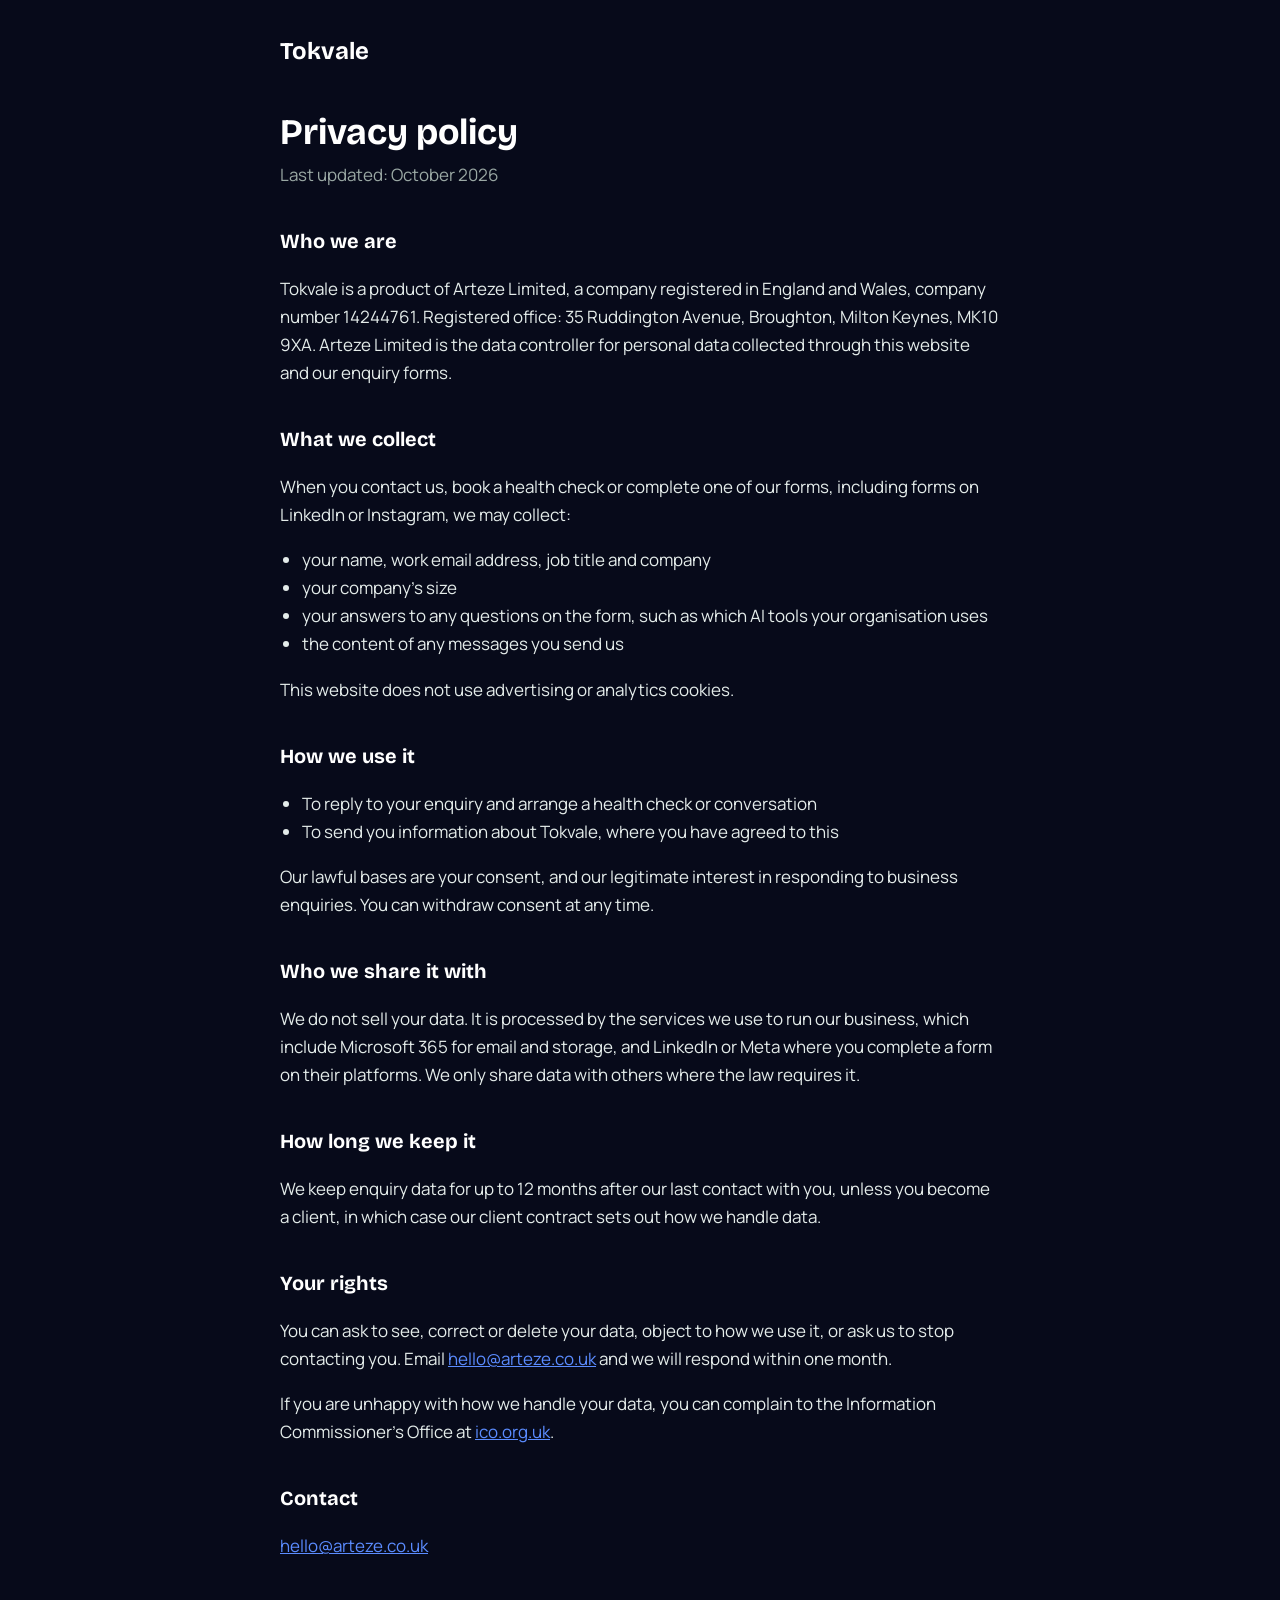
<file: privacy.html>
<!DOCTYPE html>
<html lang="en-GB">
<head>
<link rel="icon" href="favicon.svg" type="image/svg+xml">
<meta charset="utf-8">
<meta name="viewport" content="width=device-width, initial-scale=1">
<title>Privacy policy — Tokvale</title>
<link rel="preconnect" href="https://fonts.googleapis.com">
<link rel="preconnect" href="https://fonts.gstatic.com" crossorigin>
<link href="https://fonts.googleapis.com/css2?family=Bricolage+Grotesque:opsz,wght@12..96,600;700&family=Manrope:wght@400;500;600&display=swap" rel="stylesheet">
<style>
  body { margin: 0; background: #070A1A; color: #E4ECEA; font-family: "Manrope", "Segoe UI", Arial, sans-serif; font-size: 17px; line-height: 1.65; }
  .wrap { max-width: 720px; margin: 0 auto; padding: 32px 24px 64px; }
  a { color: #5B8CFF; }
  a:focus-visible { outline: 3px solid #A8681C; outline-offset: 3px; }
  .brand { font-family: "Bricolage Grotesque", Arial, sans-serif; font-weight: 700; font-size: 24px; color: #FFFFFF; text-decoration: none; }
  h1 { font-family: "Bricolage Grotesque", Arial, sans-serif; color: #FFFFFF; font-size: 36px; line-height: 1.15; margin: 40px 0 8px; }
  h2 { font-family: "Bricolage Grotesque", Arial, sans-serif; color: #FFFFFF; font-size: 20px; margin: 36px 0 8px; }
  .updated { color: #9AA8A4; margin: 0 0 24px; }
  ul { padding-left: 22px; }
</style>
</head>
<body>
<div class="wrap">
  <a class="brand" href="/">Tokvale</a>

  <h1>Privacy policy</h1>
  <p class="updated">Last updated: October 2026</p>

  <h2>Who we are</h2>
  <p>Tokvale is a product of Arteze Limited, a company registered in England and Wales, company number 14244761. Registered office: 35 Ruddington Avenue, Broughton, Milton Keynes, MK10 9XA. Arteze Limited is the data controller for personal data collected through this website and our enquiry forms.</p>

  <h2>What we collect</h2>
  <p>When you contact us, book a health check or complete one of our forms, including forms on LinkedIn or Instagram, we may collect:</p>
  <ul>
    <li>your name, work email address, job title and company</li>
    <li>your company's size</li>
    <li>your answers to any questions on the form, such as which AI tools your organisation uses</li>
    <li>the content of any messages you send us</li>
  </ul>
  <p>This website does not use advertising or analytics cookies.</p>

  <h2>How we use it</h2>
  <ul>
    <li>To reply to your enquiry and arrange a health check or conversation</li>
    <li>To send you information about Tokvale, where you have agreed to this</li>
  </ul>
  <p>Our lawful bases are your consent, and our legitimate interest in responding to business enquiries. You can withdraw consent at any time.</p>

  <h2>Who we share it with</h2>
  <p>We do not sell your data. It is processed by the services we use to run our business, which include Microsoft 365 for email and storage, and LinkedIn or Meta where you complete a form on their platforms. We only share data with others where the law requires it.</p>

  <h2>How long we keep it</h2>
  <p>We keep enquiry data for up to 12 months after our last contact with you, unless you become a client, in which case our client contract sets out how we handle data.</p>

  <h2>Your rights</h2>
  <p>You can ask to see, correct or delete your data, object to how we use it, or ask us to stop contacting you. Email <a href="mailto:hello@arteze.co.uk">hello@arteze.co.uk</a> and we will respond within one month.</p>
  <p>If you are unhappy with how we handle your data, you can complain to the Information Commissioner's Office at <a href="https://ico.org.uk">ico.org.uk</a>.</p>

  <h2>Contact</h2>
  <p><a href="mailto:hello@arteze.co.uk">hello@arteze.co.uk</a></p>
</div>
</body>
</html>
</file>
<file: style.css>
@charset "utf-8";

*, ::before, ::after { --tw-border-spacing-x: 0; --tw-border-spacing-y: 0; --tw-translate-x: 0; --tw-translate-y: 0; --tw-rotate: 0; --tw-skew-x: 0; --tw-skew-y: 0; --tw-scale-x: 1; --tw-scale-y: 1; --tw-pan-x: ; --tw-pan-y: ; --tw-pinch-zoom: ; --tw-scroll-snap-strictness: proximity; --tw-gradient-from-position: ; --tw-gradient-via-position: ; --tw-gradient-to-position: ; --tw-ordinal: ; --tw-slashed-zero: ; --tw-numeric-figure: ; --tw-numeric-spacing: ; --tw-numeric-fraction: ; --tw-ring-inset: ; --tw-ring-offset-width: 0px; --tw-ring-offset-color: #fff; --tw-ring-color: rgb(59 130 246 / 0.5); --tw-ring-offset-shadow: 0 0 #0000; --tw-ring-shadow: 0 0 #0000; --tw-shadow: 0 0 #0000; --tw-shadow-colored: 0 0 #0000; --tw-blur: ; --tw-brightness: ; --tw-contrast: ; --tw-grayscale: ; --tw-hue-rotate: ; --tw-invert: ; --tw-saturate: ; --tw-sepia: ; --tw-drop-shadow: ; --tw-backdrop-blur: ; --tw-backdrop-brightness: ; --tw-backdrop-contrast: ; --tw-backdrop-grayscale: ; --tw-backdrop-hue-rotate: ; --tw-backdrop-invert: ; --tw-backdrop-opacity: ; --tw-backdrop-saturate: ; --tw-backdrop-sepia: ; --tw-contain-size: ; --tw-contain-layout: ; --tw-contain-paint: ; --tw-contain-style: ; }

::backdrop { --tw-border-spacing-x: 0; --tw-border-spacing-y: 0; --tw-translate-x: 0; --tw-translate-y: 0; --tw-rotate: 0; --tw-skew-x: 0; --tw-skew-y: 0; --tw-scale-x: 1; --tw-scale-y: 1; --tw-pan-x: ; --tw-pan-y: ; --tw-pinch-zoom: ; --tw-scroll-snap-strictness: proximity; --tw-gradient-from-position: ; --tw-gradient-via-position: ; --tw-gradient-to-position: ; --tw-ordinal: ; --tw-slashed-zero: ; --tw-numeric-figure: ; --tw-numeric-spacing: ; --tw-numeric-fraction: ; --tw-ring-inset: ; --tw-ring-offset-width: 0px; --tw-ring-offset-color: #fff; --tw-ring-color: rgb(59 130 246 / 0.5); --tw-ring-offset-shadow: 0 0 #0000; --tw-ring-shadow: 0 0 #0000; --tw-shadow: 0 0 #0000; --tw-shadow-colored: 0 0 #0000; --tw-blur: ; --tw-brightness: ; --tw-contrast: ; --tw-grayscale: ; --tw-hue-rotate: ; --tw-invert: ; --tw-saturate: ; --tw-sepia: ; --tw-drop-shadow: ; --tw-backdrop-blur: ; --tw-backdrop-brightness: ; --tw-backdrop-contrast: ; --tw-backdrop-grayscale: ; --tw-backdrop-hue-rotate: ; --tw-backdrop-invert: ; --tw-backdrop-opacity: ; --tw-backdrop-saturate: ; --tw-backdrop-sepia: ; --tw-contain-size: ; --tw-contain-layout: ; --tw-contain-paint: ; --tw-contain-style: ; }

*, ::before, ::after { box-sizing: border-box; border-width: 0px; border-style: solid; border-color: rgb(229, 231, 235); }

::before, ::after { --tw-content: ''; }

html, :host { line-height: 1.5; text-size-adjust: 100%; tab-size: 4; font-family: ui-sans-serif, system-ui, sans-serif, "Apple Color Emoji", "Segoe UI Emoji", "Segoe UI Symbol", "Noto Color Emoji"; font-feature-settings: normal; font-variation-settings: normal; -webkit-tap-highlight-color: transparent; }

body { margin: 0px; line-height: inherit; }

hr { height: 0px; color: inherit; border-top-width: 1px; }

abbr:where([title]) { text-decoration: underline dotted; }

h1, h2, h3, h4, h5, h6 { font-size: inherit; font-weight: inherit; }

a { color: inherit; text-decoration: inherit; }

b, strong { font-weight: bolder; }

code, kbd, samp, pre { font-family: ui-monospace, SFMono-Regular, Menlo, Monaco, Consolas, "Liberation Mono", "Courier New", monospace; font-feature-settings: normal; font-variation-settings: normal; font-size: 1em; }

small { font-size: 80%; }

sub, sup { font-size: 75%; line-height: 0; position: relative; vertical-align: baseline; }

sub { bottom: -0.25em; }

sup { top: -0.5em; }

table { text-indent: 0px; border-color: inherit; border-collapse: collapse; }

button, input, optgroup, select, textarea { font-family: inherit; font-feature-settings: inherit; font-variation-settings: inherit; font-size: 100%; font-weight: inherit; line-height: inherit; letter-spacing: inherit; color: inherit; margin: 0px; padding: 0px; }

button, select { text-transform: none; }

button, input:where([type="button"]), input:where([type="reset"]), input:where([type="submit"]) { appearance: button; background-color: transparent; background-image: none; }

progress { vertical-align: baseline; }

::-webkit-inner-spin-button, ::-webkit-outer-spin-button { height: auto; }

[type="search"] { appearance: textfield; outline-offset: -2px; }

::-webkit-search-decoration { appearance: none; }

::-webkit-file-upload-button { appearance: button; font: inherit; }

summary { display: list-item; }

blockquote, dl, dd, h1, h2, h3, h4, h5, h6, hr, figure, p, pre { margin: 0px; }

fieldset { margin: 0px; padding: 0px; }

legend { padding: 0px; }

ol, ul, menu { list-style: none; margin: 0px; padding: 0px; }

dialog { padding: 0px; }

textarea { resize: vertical; }

input::placeholder, textarea::placeholder { opacity: 1; color: rgb(156, 163, 175); }

button, [role="button"] { cursor: pointer; }

:disabled { cursor: default; }

img, svg, video, canvas, audio, iframe, embed, object { display: block; vertical-align: middle; }

img, video { max-width: 100%; height: auto; }

[hidden]:where(:not([hidden="until-found"])) { display: none; }

:root { --background: 180 33% 3%; --foreground: 160 15% 94%; --card: 186 30% 7%; --card-foreground: 160 15% 94%; --popover: 186 30% 7%; --popover-foreground: 160 15% 94%; --primary: 166 87% 59%; --primary-foreground: 180 33% 3%; --secondary: 186 30% 11%; --secondary-foreground: 160 15% 94%; --muted: 186 30% 11%; --muted-foreground: 165 10% 68%; --accent: 186 30% 11%; --accent-foreground: 160 15% 94%; --destructive: 6 100% 68%; --destructive-foreground: 0 0% 98%; --border: 186 20% 16%; --input: 186 20% 18%; --ring: 166 87% 59%; --radius: 0.75rem; }

* { border-color: hsl(var(--border)); }

[data-debug-wrapper="true"] { display: contents !important; }

[data-debug-wrapper="true"] > * { margin: inherit; padding: inherit; gap: inherit; border-width: inherit; border-style: inherit; border-color: inherit; }

.sr-only { position: absolute; width: 1px; height: 1px; padding: 0px; margin: -1px; overflow: hidden; clip: rect(0px, 0px, 0px, 0px); white-space: nowrap; border-width: 0px; }

.pointer-events-none { pointer-events: none; }

.pointer-events-auto { pointer-events: auto; }

.visible { visibility: visible; }

.invisible { visibility: hidden; }

.fixed { position: fixed; }

.absolute { position: absolute; }

.relative { position: relative; }

.inset-0 { inset: 0px; }

.inset-x-0 { left: 0px; right: 0px; }

.inset-y-0 { top: 0px; bottom: 0px; }

.-bottom-12 { bottom: -3rem; }

.-bottom-8 { bottom: -2rem; }

.-left-12 { left: -3rem; }

.-left-2 { left: -0.5rem; }

.-left-40 { left: -10rem; }

.-left-\[5px\] { left: -5px; }

.-right-12 { right: -3rem; }

.-right-2 { right: -0.5rem; }

.-right-20 { right: -5rem; }

.-right-32 { right: -8rem; }

.-top-12 { top: -3rem; }

.-top-20 { top: -5rem; }

.-top-32 { top: -8rem; }

.-top-40 { top: -10rem; }

.-top-8 { top: -2rem; }

.bottom-0 { bottom: 0px; }

.bottom-4 { bottom: 1rem; }

.bottom-5 { bottom: 1.25rem; }

.left-0 { left: 0px; }

.left-1 { left: 0.25rem; }

.left-1\/2 { left: 50%; }

.left-2 { left: 0.5rem; }

.left-5 { left: 1.25rem; }

.left-\[50\%\] { left: 50%; }

.right-0 { right: 0px; }

.right-1 { right: 0.25rem; }

.right-2 { right: 0.5rem; }

.right-4 { right: 1rem; }

.right-5 { right: 1.25rem; }

.top-0 { top: 0px; }

.top-1 { top: 0.25rem; }

.top-1\/2 { top: 50%; }

.top-4 { top: 1rem; }

.top-40 { top: 10rem; }

.top-7 { top: 1.75rem; }

.top-\[-28px\] { top: -28px; }

.top-\[1px\] { top: 1px; }

.top-\[50\%\] { top: 50%; }

.top-\[60\%\] { top: 60%; }

.top-full { top: 100%; }

.z-10 { z-index: 10; }

.z-20 { z-index: 20; }

.z-50 { z-index: 50; }

.z-\[100\] { z-index: 100; }

.z-\[1\] { z-index: 1; }

.z-\[60\] { z-index: 60; }

.-mx-1 { margin-left: -0.25rem; margin-right: -0.25rem; }

.mx-auto { margin-left: auto; margin-right: auto; }

.my-1 { margin-top: 0.25rem; margin-bottom: 0.25rem; }

.-ml-4 { margin-left: -1rem; }

.-mt-4 { margin-top: -1rem; }

.mb-1 { margin-bottom: 0.25rem; }

.mb-2 { margin-bottom: 0.5rem; }

.mb-8 { margin-bottom: 2rem; }

.ml-1 { margin-left: 0.25rem; }

.ml-auto { margin-left: auto; }

.mr-2 { margin-right: 0.5rem; }

.mt-0\.5 { margin-top: 0.125rem; }

.mt-1 { margin-top: 0.25rem; }

.mt-1\.5 { margin-top: 0.375rem; }

.mt-10 { margin-top: 2.5rem; }

.mt-16 { margin-top: 4rem; }

.mt-2 { margin-top: 0.5rem; }

.mt-24 { margin-top: 6rem; }

.mt-3 { margin-top: 0.75rem; }

.mt-4 { margin-top: 1rem; }

.mt-5 { margin-top: 1.25rem; }

.mt-6 { margin-top: 1.5rem; }

.mt-8 { margin-top: 2rem; }

.mt-auto { margin-top: auto; }

.block { display: block; }

.flex { display: flex; }

.inline-flex { display: inline-flex; }

.table { display: table; }

.grid { display: grid; }

.hidden { display: none; }

.aspect-\[16\/10\] { aspect-ratio: 16 / 10; }

.aspect-\[4\/5\] { aspect-ratio: 4 / 5; }

.aspect-square { aspect-ratio: 1 / 1; }

.h-1 { height: 0.25rem; }

.h-1\.5 { height: 0.375rem; }

.h-10 { height: 2.5rem; }

.h-12 { height: 3rem; }

.h-2 { height: 0.5rem; }

.h-2\.5 { height: 0.625rem; }

.h-3 { height: 0.75rem; }

.h-3\.5 { height: 0.875rem; }

.h-4 { height: 1rem; }

.h-44 { height: 11rem; }

.h-5 { height: 1.25rem; }

.h-60 { height: 15rem; }

.h-7 { height: 1.75rem; }

.h-8 { height: 2rem; }

.h-9 { height: 2.25rem; }

.h-96 { height: 24rem; }

.h-\[1px\] { height: 1px; }

.h-\[500px\] { height: 500px; }

.h-\[70vh\] { height: 70vh; }

.h-\[720px\] { height: 720px; }

.h-\[var\(--radix-navigation-menu-viewport-height\)\] { height: var(--radix-navigation-menu-viewport-height); }

.h-\[var\(--radix-select-trigger-height\)\] { height: var(--radix-select-trigger-height); }

.h-auto { height: auto; }

.h-full { height: 100%; }

.h-px { height: 1px; }

.max-h-\[--radix-context-menu-content-available-height\] { max-height: var(--radix-context-menu-content-available-height); }

.max-h-\[--radix-select-content-available-height\] { max-height: var(--radix-select-content-available-height); }

.max-h-\[300px\] { max-height: 300px; }

.max-h-\[var\(--radix-dropdown-menu-content-available-height\)\] { max-height: var(--radix-dropdown-menu-content-available-height); }

.max-h-screen { max-height: 100vh; }

.min-h-\[220px\] { min-height: 220px; }

.min-h-\[360px\] { min-height: 360px; }

.min-h-\[460px\] { min-height: 460px; }

.min-h-\[480px\] { min-height: 480px; }

.min-h-\[60px\] { min-height: 60px; }

.w-1\.5 { width: 0.375rem; }

.w-10 { width: 2.5rem; }

.w-12 { width: 3rem; }

.w-2 { width: 0.5rem; }

.w-2\.5 { width: 0.625rem; }

.w-3 { width: 0.75rem; }

.w-3\.5 { width: 0.875rem; }

.w-3\/4 { width: 75%; }

.w-4 { width: 1rem; }

.w-40 { width: 10rem; }

.w-5 { width: 1.25rem; }

.w-52 { width: 13rem; }

.w-60 { width: 15rem; }

.w-64 { width: 16rem; }

.w-7 { width: 1.75rem; }

.w-72 { width: 18rem; }

.w-8 { width: 2rem; }

.w-9 { width: 2.25rem; }

.w-96 { width: 24rem; }

.w-\[100px\] { width: 100px; }

.w-\[1100px\] { width: 1100px; }

.w-\[1px\] { width: 1px; }

.w-\[500px\] { width: 500px; }

.w-full { width: 100%; }

.w-max { width: max-content; }

.w-px { width: 1px; }

.min-w-0 { min-width: 0px; }

.min-w-10 { min-width: 2.5rem; }

.min-w-8 { min-width: 2rem; }

.min-w-9 { min-width: 2.25rem; }

.min-w-\[12rem\] { min-width: 12rem; }

.min-w-\[340px\] { min-width: 340px; }

.min-w-\[420px\] { min-width: 420px; }

.min-w-\[8rem\] { min-width: 8rem; }

.min-w-\[var\(--radix-select-trigger-width\)\] { min-width: var(--radix-select-trigger-width); }

.max-w-2xl { max-width: 42rem; }

.max-w-3xl { max-width: 48rem; }

.max-w-4xl { max-width: 56rem; }

.max-w-7xl { max-width: 80rem; }

.max-w-\[1400px\] { max-width: 1400px; }

.max-w-\[56px\] { max-width: 56px; }

.max-w-lg { max-width: 32rem; }

.max-w-max { max-width: max-content; }

.max-w-md { max-width: 28rem; }

.max-w-sm { max-width: 24rem; }

.max-w-xl { max-width: 36rem; }

.flex-1 { flex: 1 1 0%; }

.shrink-0 { flex-shrink: 0; }

.grow { flex-grow: 1; }

.grow-0 { flex-grow: 0; }

.basis-full { flex-basis: 100%; }

.caption-bottom { caption-side: bottom; }

.border-collapse { border-collapse: collapse; }

.origin-\[--radix-context-menu-content-transform-origin\] { transform-origin: var(--radix-context-menu-content-transform-origin); }

.origin-\[--radix-dropdown-menu-content-transform-origin\] { transform-origin: var(--radix-dropdown-menu-content-transform-origin); }

.origin-\[--radix-hover-card-content-transform-origin\] { transform-origin: var(--radix-hover-card-content-transform-origin); }

.origin-\[--radix-menubar-content-transform-origin\] { transform-origin: var(--radix-menubar-content-transform-origin); }

.origin-\[--radix-popover-content-transform-origin\] { transform-origin: var(--radix-popover-content-transform-origin); }

.origin-\[--radix-select-content-transform-origin\] { transform-origin: var(--radix-select-content-transform-origin); }

.origin-\[--radix-tooltip-content-transform-origin\] { transform-origin: var(--radix-tooltip-content-transform-origin); }

.origin-left { transform-origin: left center; }

.-translate-x-1\/2 { --tw-translate-x: -50%; transform: translate(var(--tw-translate-x), var(--tw-translate-y)) rotate(var(--tw-rotate)) skewX(var(--tw-skew-x)) skewY(var(--tw-skew-y)) scaleX(var(--tw-scale-x)) scaleY(var(--tw-scale-y)); }

.-translate-y-1\/2 { --tw-translate-y: -50%; transform: translate(var(--tw-translate-x), var(--tw-translate-y)) rotate(var(--tw-rotate)) skewX(var(--tw-skew-x)) skewY(var(--tw-skew-y)) scaleX(var(--tw-scale-x)) scaleY(var(--tw-scale-y)); }

.translate-x-\[-50\%\] { --tw-translate-x: -50%; transform: translate(var(--tw-translate-x), var(--tw-translate-y)) rotate(var(--tw-rotate)) skewX(var(--tw-skew-x)) skewY(var(--tw-skew-y)) scaleX(var(--tw-scale-x)) scaleY(var(--tw-scale-y)); }

.translate-y-\[-50\%\] { --tw-translate-y: -50%; transform: translate(var(--tw-translate-x), var(--tw-translate-y)) rotate(var(--tw-rotate)) skewX(var(--tw-skew-x)) skewY(var(--tw-skew-y)) scaleX(var(--tw-scale-x)) scaleY(var(--tw-scale-y)); }

.rotate-45 { --tw-rotate: 45deg; transform: translate(var(--tw-translate-x), var(--tw-translate-y)) rotate(var(--tw-rotate)) skewX(var(--tw-skew-x)) skewY(var(--tw-skew-y)) scaleX(var(--tw-scale-x)) scaleY(var(--tw-scale-y)); }

.rotate-90 { --tw-rotate: 90deg; transform: translate(var(--tw-translate-x), var(--tw-translate-y)) rotate(var(--tw-rotate)) skewX(var(--tw-skew-x)) skewY(var(--tw-skew-y)) scaleX(var(--tw-scale-x)) scaleY(var(--tw-scale-y)); }

.transform { transform: translate(var(--tw-translate-x), var(--tw-translate-y)) rotate(var(--tw-rotate)) skewX(var(--tw-skew-x)) skewY(var(--tw-skew-y)) scaleX(var(--tw-scale-x)) scaleY(var(--tw-scale-y)); }

@keyframes pulse { 
  50% { opacity: 0.5; }
}

.animate-pulse { animation: 2s cubic-bezier(0.4, 0, 0.6, 1) 0s infinite normal none running pulse; }

.cursor-default { cursor: default; }

.cursor-pointer { cursor: pointer; }

.touch-none { touch-action: none; }

.select-none { user-select: none; }

.list-none { list-style-type: none; }

.auto-rows-\[minmax\(240px\,auto\)\] { grid-auto-rows: minmax(240px, auto); }

.grid-cols-2 { grid-template-columns: repeat(2, minmax(0px, 1fr)); }

.flex-row { flex-direction: row; }

.flex-col { flex-direction: column; }

.flex-col-reverse { flex-direction: column-reverse; }

.flex-wrap { flex-wrap: wrap; }

.place-items-center { place-items: center; }

.content-end { align-content: flex-end; }

.items-start { align-items: flex-start; }

.items-end { align-items: flex-end; }

.items-center { align-items: center; }

.items-baseline { align-items: baseline; }

.justify-end { justify-content: flex-end; }

.justify-center { justify-content: center; }

.justify-between { justify-content: space-between; }

.gap-1 { gap: 0.25rem; }

.gap-1\.5 { gap: 0.375rem; }

.gap-12 { gap: 3rem; }

.gap-14 { gap: 3.5rem; }

.gap-2 { gap: 0.5rem; }

.gap-2\.5 { gap: 0.625rem; }

.gap-3 { gap: 0.75rem; }

.gap-4 { gap: 1rem; }

.gap-5 { gap: 1.25rem; }

.gap-6 { gap: 1.5rem; }

.gap-8 { gap: 2rem; }

.gap-x-4 { column-gap: 1rem; }

.gap-x-8 { column-gap: 2rem; }

.gap-y-2 { row-gap: 0.5rem; }

.gap-y-7 { row-gap: 1.75rem; }

.-space-x-1 > :not([hidden]) ~ :not([hidden]) { --tw-space-x-reverse: 0; margin-right: calc(-0.25rem * var(--tw-space-x-reverse)); margin-left: calc(-0.25rem * calc(1 - var(--tw-space-x-reverse))); }

.space-x-1 > :not([hidden]) ~ :not([hidden]) { --tw-space-x-reverse: 0; margin-right: calc(0.25rem * var(--tw-space-x-reverse)); margin-left: calc(0.25rem * calc(1 - var(--tw-space-x-reverse))); }

.space-x-2 > :not([hidden]) ~ :not([hidden]) { --tw-space-x-reverse: 0; margin-right: calc(0.5rem * var(--tw-space-x-reverse)); margin-left: calc(0.5rem * calc(1 - var(--tw-space-x-reverse))); }

.space-y-1 > :not([hidden]) ~ :not([hidden]) { --tw-space-y-reverse: 0; margin-top: calc(0.25rem * calc(1 - var(--tw-space-y-reverse))); margin-bottom: calc(0.25rem * var(--tw-space-y-reverse)); }

.space-y-1\.5 > :not([hidden]) ~ :not([hidden]) { --tw-space-y-reverse: 0; margin-top: calc(0.375rem * calc(1 - var(--tw-space-y-reverse))); margin-bottom: calc(0.375rem * var(--tw-space-y-reverse)); }

.space-y-12 > :not([hidden]) ~ :not([hidden]) { --tw-space-y-reverse: 0; margin-top: calc(3rem * calc(1 - var(--tw-space-y-reverse))); margin-bottom: calc(3rem * var(--tw-space-y-reverse)); }

.space-y-2 > :not([hidden]) ~ :not([hidden]) { --tw-space-y-reverse: 0; margin-top: calc(0.5rem * calc(1 - var(--tw-space-y-reverse))); margin-bottom: calc(0.5rem * var(--tw-space-y-reverse)); }

.space-y-3 > :not([hidden]) ~ :not([hidden]) { --tw-space-y-reverse: 0; margin-top: calc(0.75rem * calc(1 - var(--tw-space-y-reverse))); margin-bottom: calc(0.75rem * var(--tw-space-y-reverse)); }

.space-y-4 > :not([hidden]) ~ :not([hidden]) { --tw-space-y-reverse: 0; margin-top: calc(1rem * calc(1 - var(--tw-space-y-reverse))); margin-bottom: calc(1rem * var(--tw-space-y-reverse)); }

.overflow-auto { overflow: auto; }

.overflow-hidden { overflow: hidden; }

.overflow-x-auto { overflow-x: auto; }

.overflow-y-auto { overflow-y: auto; }

.overflow-x-hidden { overflow-x: hidden; }

.overflow-x-clip { overflow-x: clip; }

.whitespace-nowrap { white-space: nowrap; }

.break-words { overflow-wrap: break-word; }

.rounded-2xl { border-radius: 1rem; }

.rounded-3xl { border-radius: 1.5rem; }

.rounded-\[24px\] { border-radius: 24px; }

.rounded-\[28px\] { border-radius: 28px; }

.rounded-\[32px\] { border-radius: 32px; }

.rounded-\[inherit\] { border-radius: inherit; }

.rounded-full { border-radius: 9999px; }

.rounded-lg { border-radius: var(--radius); }

.rounded-md { border-radius: calc(var(--radius) - 2px); }

.rounded-sm { border-radius: calc(var(--radius) - 4px); }

.rounded-xl { border-radius: 0.75rem; }

.rounded-t-\[10px\] { border-top-left-radius: 10px; border-top-right-radius: 10px; }

.rounded-tl-sm { border-top-left-radius: calc(var(--radius) - 4px); }

.border { border-width: 1px; }

.border-2 { border-width: 2px; }

.border-y { border-top-width: 1px; border-bottom-width: 1px; }

.border-b { border-bottom-width: 1px; }

.border-l { border-left-width: 1px; }

.border-r { border-right-width: 1px; }

.border-t { border-top-width: 1px; }

.border-\[var\(--mint\)\] { border-color: var(--mint); }

.border-destructive { border-color: hsl(var(--destructive)); }

.border-destructive\/50 { border-color: hsl(var(--destructive) / 0.5); }

.border-input { border-color: hsl(var(--input)); }

.border-primary { border-color: hsl(var(--primary)); }

.border-primary\/50 { border-color: hsl(var(--primary) / 0.5); }

.border-tk-coral\/30 { border-color: rgb(var(--rgb-coral) / 0.3); }

.border-tk-ink\/10 { border-color: rgb(var(--rgb-ink) / 0.1); }

.border-tk-ink\/15 { border-color: rgb(var(--rgb-ink) / 0.15); }

.border-tk-ink\/20 { border-color: rgb(var(--rgb-ink) / 0.2); }

.border-tk-ink\/\[0\.07\] { border-color: rgb(var(--rgb-ink) / 0.07); }

.border-transparent { border-color: transparent; }

.border-white\/10 { border-color: rgba(255, 255, 255, 0.1); }

.border-white\/15 { border-color: rgba(255, 255, 255, 0.15); }

.border-white\/20 { border-color: rgba(255, 255, 255, 0.2); }

.border-white\/25 { border-color: rgba(255, 255, 255, 0.25); }

.border-white\/\[0\.06\] { border-color: rgba(255, 255, 255, 0.06); }

.border-white\/\[0\.07\] { border-color: rgba(255, 255, 255, 0.07); }

.border-white\/\[0\.08\] { border-color: rgba(255, 255, 255, 0.08); }

.border-l-transparent { border-left-color: transparent; }

.border-t-transparent { border-top-color: transparent; }

.bg-\[var\(--ink\)\] { background-color: var(--ink); }

.bg-\[var\(--ink-2\)\] { background-color: var(--ink-2); }

.bg-\[var\(--mint\)\] { background-color: var(--mint); }

.bg-\[var\(--paper\)\] { background-color: var(--paper); }

.bg-\[var\(--teal\)\] { background-color: var(--teal); }

.bg-accent { background-color: hsl(var(--accent)); }

.bg-background { background-color: hsl(var(--background)); }

.bg-black\/80 { background-color: rgba(0, 0, 0, 0.8); }

.bg-border { background-color: hsl(var(--border)); }

.bg-card { background-color: hsl(var(--card)); }

.bg-destructive { background-color: hsl(var(--destructive)); }

.bg-foreground { background-color: hsl(var(--foreground)); }

.bg-muted { background-color: hsl(var(--muted)); }

.bg-muted\/50 { background-color: hsl(var(--muted) / 0.5); }

.bg-popover { background-color: hsl(var(--popover)); }

.bg-primary { background-color: hsl(var(--primary)); }

.bg-primary\/10 { background-color: hsl(var(--primary) / 0.1); }

.bg-primary\/20 { background-color: hsl(var(--primary) / 0.2); }

.bg-secondary { background-color: hsl(var(--secondary)); }

.bg-tk-amber\/20 { background-color: rgb(var(--rgb-amber) / 0.2); }

.bg-tk-coral\/15 { background-color: rgb(var(--rgb-coral) / 0.15); }

.bg-tk-ink\/10 { background-color: rgb(var(--rgb-ink) / 0.1); }

.bg-tk-ink\/50 { background-color: rgb(var(--rgb-ink) / 0.5); }

.bg-tk-ink\/70 { background-color: rgb(var(--rgb-ink) / 0.7); }

.bg-tk-ink\/75 { background-color: rgb(var(--rgb-ink) / 0.75); }

.bg-tk-ink2\/70 { background-color: rgb(var(--rgb-ink2) / 0.7); }

.bg-tk-ink2\/85 { background-color: rgb(var(--rgb-ink2) / 0.85); }

.bg-tk-ink2\/90 { background-color: rgb(var(--rgb-ink2) / 0.9); }

.bg-tk-ink2\/95 { background-color: rgb(var(--rgb-ink2) / 0.95); }

.bg-tk-mint\/10 { background-color: rgb(var(--rgb-mint) / 0.1); }

.bg-tk-mint\/20 { background-color: rgb(var(--rgb-mint) / 0.2); }

.bg-tk-teal\/25 { background-color: rgb(var(--rgb-teal) / 0.25); }

.bg-transparent { background-color: transparent; }

.bg-white { --tw-bg-opacity: 1; background-color: rgb(255 255 255 / var(--tw-bg-opacity, 1)); }

.bg-white\/10 { background-color: rgba(255, 255, 255, 0.1); }

.bg-white\/5 { background-color: rgba(255, 255, 255, 0.05); }

.bg-white\/\[0\.02\] { background-color: rgba(255, 255, 255, 0.02); }

.bg-white\/\[0\.03\] { background-color: rgba(255, 255, 255, 0.03); }

.bg-white\/\[0\.04\] { background-color: rgba(255, 255, 255, 0.04); }

.bg-white\/\[0\.06\] { background-color: rgba(255, 255, 255, 0.06); }

.bg-\[radial-gradient\(circle_at_50\%_40\%\,transparent_20\%\,rgba\(6\,11\,12\,0\.85\)_75\%\)\] { background-image: radial-gradient(circle at 50% 40%, transparent 20%, rgba(6, 11, 12, 0.85) 75%); }

.bg-\[radial-gradient\(circle_at_75\%_20\%\,rgba\(255\,181\,71\,0\.25\)\,transparent_45\%\)\] { background-image: radial-gradient(circle at 75% 20%, rgba(255, 181, 71, 0.25), transparent 45%); }

.bg-gradient-to-br { background-image: linear-gradient(to bottom right, var(--tw-gradient-stops)); }

.bg-gradient-to-r { background-image: linear-gradient(to right, var(--tw-gradient-stops)); }

.bg-gradient-to-t { background-image: linear-gradient(to top, var(--tw-gradient-stops)); }

.bg-gradient-to-tr { background-image: linear-gradient(to top right, var(--tw-gradient-stops)); }

.from-\[var\(--ink\)\] { --tw-gradient-from: var(--ink) var(--tw-gradient-from-position); --tw-gradient-to: rgb(255 255 255 / 0) var(--tw-gradient-to-position); --tw-gradient-stops: var(--tw-gradient-from), var(--tw-gradient-to); }

.from-\[var\(--mint\)\] { --tw-gradient-from: var(--mint) var(--tw-gradient-from-position); --tw-gradient-to: rgb(255 255 255 / 0) var(--tw-gradient-to-position); --tw-gradient-stops: var(--tw-gradient-from), var(--tw-gradient-to); }

.from-\[var\(--teal\)\] { --tw-gradient-from: var(--teal) var(--tw-gradient-from-position); --tw-gradient-to: rgb(255 255 255 / 0) var(--tw-gradient-to-position); --tw-gradient-stops: var(--tw-gradient-from), var(--tw-gradient-to); }

.from-tk-coral\/20 { --tw-gradient-from: rgb(var(--rgb-coral) / 0.2) var(--tw-gradient-from-position); --tw-gradient-to: rgb(var(--rgb-coral) / 0) var(--tw-gradient-to-position); --tw-gradient-stops: var(--tw-gradient-from), var(--tw-gradient-to); }

.from-tk-ink\/80 { --tw-gradient-from: rgb(var(--rgb-ink) / 0.8) var(--tw-gradient-from-position); --tw-gradient-to: rgb(var(--rgb-ink) / 0) var(--tw-gradient-to-position); --tw-gradient-stops: var(--tw-gradient-from), var(--tw-gradient-to); }

.from-tk-ink\/90 { --tw-gradient-from: rgb(var(--rgb-ink) / 0.9) var(--tw-gradient-from-position); --tw-gradient-to: rgb(var(--rgb-ink) / 0) var(--tw-gradient-to-position); --tw-gradient-stops: var(--tw-gradient-from), var(--tw-gradient-to); }

.from-tk-teal\/45 { --tw-gradient-from: rgb(var(--rgb-teal) / 0.45) var(--tw-gradient-from-position); --tw-gradient-to: rgb(var(--rgb-teal) / 0) var(--tw-gradient-to-position); --tw-gradient-stops: var(--tw-gradient-from), var(--tw-gradient-to); }

.from-tk-violet\/20 { --tw-gradient-from: rgb(var(--rgb-violet) / 0.2) var(--tw-gradient-from-position); --tw-gradient-to: rgb(var(--rgb-violet) / 0) var(--tw-gradient-to-position); --tw-gradient-stops: var(--tw-gradient-from), var(--tw-gradient-to); }

.from-transparent { --tw-gradient-from: transparent var(--tw-gradient-from-position); --tw-gradient-to: rgb(0 0 0 / 0) var(--tw-gradient-to-position); --tw-gradient-stops: var(--tw-gradient-from), var(--tw-gradient-to); }

.via-\[var\(--amber\)\] { --tw-gradient-to: rgb(255 255 255 / 0)  var(--tw-gradient-to-position); --tw-gradient-stops: var(--tw-gradient-from), var(--amber) var(--tw-gradient-via-position), var(--tw-gradient-to); }

.via-\[var\(--coral\)\] { --tw-gradient-to: rgb(255 255 255 / 0)  var(--tw-gradient-to-position); --tw-gradient-stops: var(--tw-gradient-from), var(--coral) var(--tw-gradient-via-position), var(--tw-gradient-to); }

.via-\[var\(--ink-2\)\] { --tw-gradient-to: rgb(255 255 255 / 0)  var(--tw-gradient-to-position); --tw-gradient-stops: var(--tw-gradient-from), var(--ink-2) var(--tw-gradient-via-position), var(--tw-gradient-to); }

.via-\[var\(--violet\)\] { --tw-gradient-to: rgb(255 255 255 / 0)  var(--tw-gradient-to-position); --tw-gradient-stops: var(--tw-gradient-from), var(--violet) var(--tw-gradient-via-position), var(--tw-gradient-to); }

.via-tk-ink\/40 { --tw-gradient-to: rgb(var(--rgb-ink) / 0)  var(--tw-gradient-to-position); --tw-gradient-stops: var(--tw-gradient-from), rgb(var(--rgb-ink) / 0.4) var(--tw-gradient-via-position), var(--tw-gradient-to); }

.via-tk-ink\/70 { --tw-gradient-to: rgb(var(--rgb-ink) / 0)  var(--tw-gradient-to-position); --tw-gradient-stops: var(--tw-gradient-from), rgb(var(--rgb-ink) / 0.7) var(--tw-gradient-via-position), var(--tw-gradient-to); }

.via-tk-mint\/60 { --tw-gradient-to: rgb(var(--rgb-mint) / 0)  var(--tw-gradient-to-position); --tw-gradient-stops: var(--tw-gradient-from), rgb(var(--rgb-mint) / 0.6) var(--tw-gradient-via-position), var(--tw-gradient-to); }

.to-\[var\(--amber\)\] { --tw-gradient-to: var(--amber) var(--tw-gradient-to-position); }

.to-\[var\(--coral\)\] { --tw-gradient-to: var(--coral) var(--tw-gradient-to-position); }

.to-\[var\(--ink-2\)\] { --tw-gradient-to: var(--ink-2) var(--tw-gradient-to-position); }

.to-tk-violet\/25 { --tw-gradient-to: rgb(var(--rgb-violet) / 0.25) var(--tw-gradient-to-position); }

.to-transparent { --tw-gradient-to: transparent var(--tw-gradient-to-position); }

.bg-clip-text { background-clip: text; }

.fill-current { fill: currentcolor; }

.fill-primary { fill: hsl(var(--primary)); }

.object-cover { object-fit: cover; }

.p-0 { padding: 0px; }

.p-1 { padding: 0.25rem; }

.p-1\.5 { padding: 0.375rem; }

.p-2 { padding: 0.5rem; }

.p-3 { padding: 0.75rem; }

.p-4 { padding: 1rem; }

.p-5 { padding: 1.25rem; }

.p-6 { padding: 1.5rem; }

.p-7 { padding: 1.75rem; }

.p-8 { padding: 2rem; }

.p-\[1px\] { padding: 1px; }

.px-1\.5 { padding-left: 0.375rem; padding-right: 0.375rem; }

.px-2 { padding-left: 0.5rem; padding-right: 0.5rem; }

.px-2\.5 { padding-left: 0.625rem; padding-right: 0.625rem; }

.px-3 { padding-left: 0.75rem; padding-right: 0.75rem; }

.px-4 { padding-left: 1rem; padding-right: 1rem; }

.px-5 { padding-left: 1.25rem; padding-right: 1.25rem; }

.px-6 { padding-left: 1.5rem; padding-right: 1.5rem; }

.px-8 { padding-left: 2rem; padding-right: 2rem; }

.py-0\.5 { padding-top: 0.125rem; padding-bottom: 0.125rem; }

.py-1 { padding-top: 0.25rem; padding-bottom: 0.25rem; }

.py-1\.5 { padding-top: 0.375rem; padding-bottom: 0.375rem; }

.py-12 { padding-top: 3rem; padding-bottom: 3rem; }

.py-2 { padding-top: 0.5rem; padding-bottom: 0.5rem; }

.py-2\.5 { padding-top: 0.625rem; padding-bottom: 0.625rem; }

.py-24 { padding-top: 6rem; padding-bottom: 6rem; }

.py-3 { padding-top: 0.75rem; padding-bottom: 0.75rem; }

.py-3\.5 { padding-top: 0.875rem; padding-bottom: 0.875rem; }

.py-4 { padding-top: 1rem; padding-bottom: 1rem; }

.py-5 { padding-top: 1.25rem; padding-bottom: 1.25rem; }

.py-6 { padding-top: 1.5rem; padding-bottom: 1.5rem; }

.py-8 { padding-top: 2rem; padding-bottom: 2rem; }

.pb-12 { padding-bottom: 3rem; }

.pb-2 { padding-bottom: 0.5rem; }

.pb-24 { padding-bottom: 6rem; }

.pb-3 { padding-bottom: 0.75rem; }

.pb-4 { padding-bottom: 1rem; }

.pb-\[0\.08em\] { padding-bottom: 0.08em; }

.pl-2 { padding-left: 0.5rem; }

.pl-2\.5 { padding-left: 0.625rem; }

.pl-4 { padding-left: 1rem; }

.pl-6 { padding-left: 1.5rem; }

.pl-8 { padding-left: 2rem; }

.pr-2 { padding-right: 0.5rem; }

.pr-2\.5 { padding-right: 0.625rem; }

.pr-3 { padding-right: 0.75rem; }

.pr-6 { padding-right: 1.5rem; }

.pr-8 { padding-right: 2rem; }

.pt-0 { padding-top: 0px; }

.pt-1 { padding-top: 0.25rem; }

.pt-20 { padding-top: 5rem; }

.pt-32 { padding-top: 8rem; }

.pt-4 { padding-top: 1rem; }

.pt-5 { padding-top: 1.25rem; }

.pt-8 { padding-top: 2rem; }

.text-left { text-align: left; }

.text-center { text-align: center; }

.text-right { text-align: right; }

.align-middle { vertical-align: middle; }

.font-mono { font-family: ui-monospace, SFMono-Regular, Menlo, Monaco, Consolas, "Liberation Mono", "Courier New", monospace; }

.font-sans { font-family: ui-sans-serif, system-ui, sans-serif, "Apple Color Emoji", "Segoe UI Emoji", "Segoe UI Symbol", "Noto Color Emoji"; }

.text-2xl { font-size: 1.5rem; line-height: 2rem; }

.text-3xl { font-size: 1.875rem; line-height: 2.25rem; }

.text-4xl { font-size: 2.25rem; line-height: 2.5rem; }

.text-5xl { font-size: 3rem; line-height: 1; }

.text-6xl { font-size: 3.75rem; line-height: 1; }

.text-\[0\.8rem\] { font-size: 0.8rem; }

.text-\[10px\] { font-size: 10px; }

.text-\[11px\] { font-size: 11px; }

.text-\[26vw\] { font-size: 26vw; }

.text-\[3\.4rem\] { font-size: 3.4rem; }

.text-\[6rem\] { font-size: 6rem; }

.text-base { font-size: 1rem; line-height: 1.5rem; }

.text-lg { font-size: 1.125rem; line-height: 1.75rem; }

.text-sm { font-size: 0.875rem; line-height: 1.25rem; }

.text-xl { font-size: 1.25rem; line-height: 1.75rem; }

.text-xs { font-size: 0.75rem; line-height: 1rem; }

.font-bold { font-weight: 700; }

.font-medium { font-weight: 500; }

.font-normal { font-weight: 400; }

.font-semibold { font-weight: 600; }

.uppercase { text-transform: uppercase; }

.italic { font-style: italic; }

.leading-\[0\.78\] { line-height: 0.78; }

.leading-\[0\.92\] { line-height: 0.92; }

.leading-\[1\.02\] { line-height: 1.02; }

.leading-\[1\] { line-height: 1; }

.leading-none { line-height: 1; }

.leading-relaxed { line-height: 1.625; }

.leading-tight { line-height: 1.25; }

.tracking-\[-0\.03em\] { letter-spacing: -0.03em; }

.tracking-\[-0\.04em\] { letter-spacing: -0.04em; }

.tracking-\[-0\.05em\] { letter-spacing: -0.05em; }

.tracking-\[-0\.06em\] { letter-spacing: -0.06em; }

.tracking-\[0\.22em\] { letter-spacing: 0.22em; }

.tracking-\[0\.2em\] { letter-spacing: 0.2em; }

.tracking-tight { letter-spacing: -0.025em; }

.tracking-wider { letter-spacing: 0.05em; }

.tracking-widest { letter-spacing: 0.1em; }

.text-\[\#BE123C\] { --tw-text-opacity: 1; color: rgb(190 18 60 / var(--tw-text-opacity, 1)); }

.text-\[var\(--amber\)\] { color: var(--amber); }

.text-\[var\(--coral\)\] { color: var(--coral); }

.text-\[var\(--ink\)\] { color: var(--ink); }

.text-\[var\(--mint\)\] { color: var(--mint); }

.text-\[var\(--teal\)\] { color: var(--teal); }

.text-\[var\(--violet\)\] { color: var(--violet); }

.text-accent-foreground { color: hsl(var(--accent-foreground)); }

.text-black { --tw-text-opacity: 1; color: rgb(0 0 0 / var(--tw-text-opacity, 1)); }

.text-card-foreground { color: hsl(var(--card-foreground)); }

.text-current { color: currentcolor; }

.text-destructive { color: hsl(var(--destructive)); }

.text-destructive-foreground { color: hsl(var(--destructive-foreground)); }

.text-foreground { color: hsl(var(--foreground)); }

.text-foreground\/50 { color: hsl(var(--foreground) / 0.5); }

.text-muted-foreground { color: hsl(var(--muted-foreground)); }

.text-popover-foreground { color: hsl(var(--popover-foreground)); }

.text-primary { color: hsl(var(--primary)); }

.text-primary-foreground { color: hsl(var(--primary-foreground)); }

.text-secondary-foreground { color: hsl(var(--secondary-foreground)); }

.text-tk-ink\/10 { color: rgb(var(--rgb-ink) / 0.1); }

.text-transparent { color: transparent; }

.text-white { --tw-text-opacity: 1; color: rgb(255 255 255 / var(--tw-text-opacity, 1)); }

.text-zinc-200 { --tw-text-opacity: 1; color: rgb(228 228 231 / var(--tw-text-opacity, 1)); }

.text-zinc-300 { --tw-text-opacity: 1; color: rgb(212 212 216 / var(--tw-text-opacity, 1)); }

.text-zinc-400 { --tw-text-opacity: 1; color: rgb(161 161 170 / var(--tw-text-opacity, 1)); }

.text-zinc-500 { --tw-text-opacity: 1; color: rgb(113 113 122 / var(--tw-text-opacity, 1)); }

.text-zinc-600 { --tw-text-opacity: 1; color: rgb(82 82 91 / var(--tw-text-opacity, 1)); }

.text-zinc-700 { --tw-text-opacity: 1; color: rgb(63 63 70 / var(--tw-text-opacity, 1)); }

.underline-offset-4 { text-underline-offset: 4px; }

.opacity-0 { opacity: 0; }

.opacity-50 { opacity: 0.5; }

.opacity-60 { opacity: 0.6; }

.opacity-70 { opacity: 0.7; }

.opacity-80 { opacity: 0.8; }

.opacity-90 { opacity: 0.9; }

.shadow { --tw-shadow: 0 1px 3px 0 rgb(0 0 0 / 0.1), 0 1px 2px -1px rgb(0 0 0 / 0.1); --tw-shadow-colored: 0 1px 3px 0 var(--tw-shadow-color), 0 1px 2px -1px var(--tw-shadow-color); box-shadow: var(--tw-ring-offset-shadow, 0 0 #0000), var(--tw-ring-shadow, 0 0 #0000), var(--tw-shadow); }

.shadow-2xl { --tw-shadow: 0 25px 50px -12px rgb(0 0 0 / 0.25); --tw-shadow-colored: 0 25px 50px -12px var(--tw-shadow-color); box-shadow: var(--tw-ring-offset-shadow, 0 0 #0000), var(--tw-ring-shadow, 0 0 #0000), var(--tw-shadow); }

.shadow-\[0_30px_60px_-40px_rgba\(6\,11\,12\,0\.35\)\] { --tw-shadow: 0 30px 60px -40px rgba(6,11,12,0.35); --tw-shadow-colored: 0 30px 60px -40px var(--tw-shadow-color); box-shadow: var(--tw-ring-offset-shadow, 0 0 #0000), var(--tw-ring-shadow, 0 0 #0000), var(--tw-shadow); }

.shadow-\[0_40px_100px_-40px_rgba\(6\,11\,12\,0\.6\)\] { --tw-shadow: 0 40px 100px -40px rgba(6,11,12,0.6); --tw-shadow-colored: 0 40px 100px -40px var(--tw-shadow-color); box-shadow: var(--tw-ring-offset-shadow, 0 0 #0000), var(--tw-ring-shadow, 0 0 #0000), var(--tw-shadow); }

.shadow-lg { --tw-shadow: 0 10px 15px -3px rgb(0 0 0 / 0.1), 0 4px 6px -4px rgb(0 0 0 / 0.1); --tw-shadow-colored: 0 10px 15px -3px var(--tw-shadow-color), 0 4px 6px -4px var(--tw-shadow-color); box-shadow: var(--tw-ring-offset-shadow, 0 0 #0000), var(--tw-ring-shadow, 0 0 #0000), var(--tw-shadow); }

.shadow-md { --tw-shadow: 0 4px 6px -1px rgb(0 0 0 / 0.1), 0 2px 4px -2px rgb(0 0 0 / 0.1); --tw-shadow-colored: 0 4px 6px -1px var(--tw-shadow-color), 0 2px 4px -2px var(--tw-shadow-color); box-shadow: var(--tw-ring-offset-shadow, 0 0 #0000), var(--tw-ring-shadow, 0 0 #0000), var(--tw-shadow); }

.shadow-sm { --tw-shadow: 0 1px 2px 0 rgb(0 0 0 / 0.05); --tw-shadow-colored: 0 1px 2px 0 var(--tw-shadow-color); box-shadow: var(--tw-ring-offset-shadow, 0 0 #0000), var(--tw-ring-shadow, 0 0 #0000), var(--tw-shadow); }

.outline-none { outline: transparent solid 2px; outline-offset: 2px; }

.outline { outline-style: solid; }

.ring-0 { --tw-ring-offset-shadow: var(--tw-ring-inset) 0 0 0 var(--tw-ring-offset-width) var(--tw-ring-offset-color); --tw-ring-shadow: var(--tw-ring-inset) 0 0 0 calc(0px + var(--tw-ring-offset-width)) var(--tw-ring-color); box-shadow: var(--tw-ring-offset-shadow), var(--tw-ring-shadow), var(--tw-shadow, 0 0 #0000); }

.ring-1 { --tw-ring-offset-shadow: var(--tw-ring-inset) 0 0 0 var(--tw-ring-offset-width) var(--tw-ring-offset-color); --tw-ring-shadow: var(--tw-ring-inset) 0 0 0 calc(1px + var(--tw-ring-offset-width)) var(--tw-ring-color); box-shadow: var(--tw-ring-offset-shadow), var(--tw-ring-shadow), var(--tw-shadow, 0 0 #0000); }

.ring-4 { --tw-ring-offset-shadow: var(--tw-ring-inset) 0 0 0 var(--tw-ring-offset-width) var(--tw-ring-offset-color); --tw-ring-shadow: var(--tw-ring-inset) 0 0 0 calc(4px + var(--tw-ring-offset-width)) var(--tw-ring-color); box-shadow: var(--tw-ring-offset-shadow), var(--tw-ring-shadow), var(--tw-shadow, 0 0 #0000); }

.ring-\[var\(--ink\)\] { --tw-ring-color: var(--ink); }

.ring-black\/30 { --tw-ring-color: rgb(0 0 0 / 0.3); }

.ring-ring { --tw-ring-color: hsl(var(--ring)); }

.ring-offset-background { --tw-ring-offset-color: hsl(var(--background)); }

.blur-2xl { --tw-blur: blur(40px); filter: var(--tw-blur) var(--tw-brightness) var(--tw-contrast) var(--tw-grayscale) var(--tw-hue-rotate) var(--tw-invert) var(--tw-saturate) var(--tw-sepia) var(--tw-drop-shadow); }

.blur-3xl { --tw-blur: blur(64px); filter: var(--tw-blur) var(--tw-brightness) var(--tw-contrast) var(--tw-grayscale) var(--tw-hue-rotate) var(--tw-invert) var(--tw-saturate) var(--tw-sepia) var(--tw-drop-shadow); }

.blur-\[100px\] { --tw-blur: blur(100px); filter: var(--tw-blur) var(--tw-brightness) var(--tw-contrast) var(--tw-grayscale) var(--tw-hue-rotate) var(--tw-invert) var(--tw-saturate) var(--tw-sepia) var(--tw-drop-shadow); }

.blur-\[120px\] { --tw-blur: blur(120px); filter: var(--tw-blur) var(--tw-brightness) var(--tw-contrast) var(--tw-grayscale) var(--tw-hue-rotate) var(--tw-invert) var(--tw-saturate) var(--tw-sepia) var(--tw-drop-shadow); }

.grayscale-\[30\%\] { --tw-grayscale: grayscale(30%); filter: var(--tw-blur) var(--tw-brightness) var(--tw-contrast) var(--tw-grayscale) var(--tw-hue-rotate) var(--tw-invert) var(--tw-saturate) var(--tw-sepia) var(--tw-drop-shadow); }

.filter { filter: var(--tw-blur) var(--tw-brightness) var(--tw-contrast) var(--tw-grayscale) var(--tw-hue-rotate) var(--tw-invert) var(--tw-saturate) var(--tw-sepia) var(--tw-drop-shadow); }

.backdrop-blur-md { --tw-backdrop-blur: blur(12px); backdrop-filter: var(--tw-backdrop-blur) var(--tw-backdrop-brightness) var(--tw-backdrop-contrast) var(--tw-backdrop-grayscale) var(--tw-backdrop-hue-rotate) var(--tw-backdrop-invert) var(--tw-backdrop-opacity) var(--tw-backdrop-saturate) var(--tw-backdrop-sepia); }

.backdrop-blur-xl { --tw-backdrop-blur: blur(24px); backdrop-filter: var(--tw-backdrop-blur) var(--tw-backdrop-brightness) var(--tw-backdrop-contrast) var(--tw-backdrop-grayscale) var(--tw-backdrop-hue-rotate) var(--tw-backdrop-invert) var(--tw-backdrop-opacity) var(--tw-backdrop-saturate) var(--tw-backdrop-sepia); }

.transition { transition-property: color, background-color, border-color, text-decoration-color, fill, stroke, opacity, box-shadow, transform, filter, backdrop-filter; transition-timing-function: cubic-bezier(0.4, 0, 0.2, 1); transition-duration: 150ms; }

.transition-\[background-color\,border-color\] { transition-property: background-color, border-color; transition-timing-function: cubic-bezier(0.4, 0, 0.2, 1); transition-duration: 150ms; }

.transition-\[border-color\,background-color\] { transition-property: border-color, background-color; transition-timing-function: cubic-bezier(0.4, 0, 0.2, 1); transition-duration: 150ms; }

.transition-\[box-shadow\,background-color\] { transition-property: box-shadow, background-color; transition-timing-function: cubic-bezier(0.4, 0, 0.2, 1); transition-duration: 150ms; }

.transition-all { transition-property: all; transition-timing-function: cubic-bezier(0.4, 0, 0.2, 1); transition-duration: 150ms; }

.transition-colors { transition-property: color, background-color, border-color, text-decoration-color, fill, stroke; transition-timing-function: cubic-bezier(0.4, 0, 0.2, 1); transition-duration: 150ms; }

.transition-opacity { transition-property: opacity; transition-timing-function: cubic-bezier(0.4, 0, 0.2, 1); transition-duration: 150ms; }

.transition-transform { transition-property: transform; transition-timing-function: cubic-bezier(0.4, 0, 0.2, 1); transition-duration: 150ms; }

.duration-1000 { transition-duration: 1000ms; }

.duration-200 { transition-duration: 200ms; }

.duration-300 { transition-duration: 300ms; }

.duration-500 { transition-duration: 500ms; }

.ease-in-out { transition-timing-function: cubic-bezier(0.4, 0, 0.2, 1); }

.will-change-transform { will-change: transform; }

@keyframes enter { 
  0% { opacity: var(--tw-enter-opacity, 1); transform: translate3d(var(--tw-enter-translate-x, 0), var(--tw-enter-translate-y, 0), 0) scale3d(var(--tw-enter-scale, 1), var(--tw-enter-scale, 1), var(--tw-enter-scale, 1)) rotate(var(--tw-enter-rotate, 0)); }
}

@keyframes exit { 
  100% { opacity: var(--tw-exit-opacity, 1); transform: translate3d(var(--tw-exit-translate-x, 0), var(--tw-exit-translate-y, 0), 0) scale3d(var(--tw-exit-scale, 1), var(--tw-exit-scale, 1), var(--tw-exit-scale, 1)) rotate(var(--tw-exit-rotate, 0)); }
}

.animate-in { animation-name: enter; animation-duration: 150ms; --tw-enter-opacity: initial; --tw-enter-scale: initial; --tw-enter-rotate: initial; --tw-enter-translate-x: initial; --tw-enter-translate-y: initial; }

.fade-in-0 { --tw-enter-opacity: 0; }

.zoom-in-95 { --tw-enter-scale: .95; }

.duration-1000 { animation-duration: 1000ms; }

.duration-200 { animation-duration: 200ms; }

.duration-300 { animation-duration: 300ms; }

.duration-500 { animation-duration: 500ms; }

.ease-in-out { animation-timing-function: cubic-bezier(0.4, 0, 0.2, 1); }

.running { animation-play-state: running; }

.\[clip-path\:polygon\(0_0\,100\%_0\,100\%_85\%\,88\%_100\%\,0_100\%\)\] { clip-path: polygon(0px 0px, 100% 0px, 100% 85%, 88% 100%, 0px 100%); }

.\[mask-image\:linear-gradient\(90deg\,transparent\,black_10\%\,black_90\%\,transparent\)\] { mask-image: linear-gradient(90deg, transparent, black 10%, black 90%, transparent); }

.\[mask-image\:radial-gradient\(ellipse_at_top\,black_30\%\,transparent_75\%\)\] { mask-image: radial-gradient(at center top, black 30%, transparent 75%); }

:root, [data-theme="electric"] { --rgb-ink: 7 10 26; --rgb-ink2: 15 20 51; --rgb-paper: 245 244 251; --rgb-mint: 91 140 255; --rgb-teal: 47 69 224; --rgb-amber: 255 197 61; --rgb-coral: 255 92 138; --rgb-violet: 192 132 252; --rgb-sky: 61 224 255; }

[data-theme="sunset"] { --rgb-ink: 19 7 11; --rgb-ink2: 34 14 23; --rgb-paper: 251 244 236; --rgb-mint: 255 122 61; --rgb-teal: 194 65 12; --rgb-amber: 255 210 63; --rgb-coral: 255 61 139; --rgb-violet: 183 140 255; --rgb-sky: 77 201 255; }

[data-theme="neon"] { --rgb-ink: 14 10 43; --rgb-ink2: 27 20 82; --rgb-paper: 246 242 255; --rgb-mint: 255 79 216; --rgb-teal: 162 28 175; --rgb-amber: 255 225 77; --rgb-coral: 255 122 89; --rgb-violet: 140 123 255; --rgb-sky: 77 225 255; }

:root { --ink: rgb(var(--rgb-ink)); --ink-2: rgb(var(--rgb-ink2)); --paper: rgb(var(--rgb-paper)); --mint: rgb(var(--rgb-mint)); --teal: rgb(var(--rgb-teal)); --amber: rgb(var(--rgb-amber)); --coral: rgb(var(--rgb-coral)); --violet: rgb(var(--rgb-violet)); --sky: rgb(var(--rgb-sky)); --font-display: "Bricolage Grotesque", sans-serif; --font-body: "Manrope", sans-serif; --font-mono: "JetBrains Mono", monospace; }

html { background: var(--ink); }

html.lenis, html.lenis body { height: auto; }

.lenis.lenis-smooth { scroll-behavior: auto !important; }

body { margin: 0px; font-family: var(--font-body); -webkit-font-smoothing: antialiased; background: var(--ink); color: rgb(238, 243, 241); }

::selection { background: var(--mint); color: var(--ink); }

.font-display { font-family: var(--font-display); }

.font-mono { font-family: var(--font-mono); }

.grain::after { content: ""; position: absolute; inset: 0px; pointer-events: none; opacity: 0.07; background-image: url("data:image/svg+xml,%3Csvg xmlns=%27http://www.w3.org/2000/svg%27 width=%27160%27 height=%27160%27%3E%3Cfilter id=%27n%27%3E%3CfeTurbulence type=%27fractalNoise%27 baseFrequency=%270.9%27 numOctaves=%272%27 stitchTiles=%27stitch%27/%3E%3C/filter%3E%3Crect width=%27100%25%27 height=%27100%25%27 filter=%27url%28%23n%29%27/%3E%3C/svg%3E"); mix-blend-mode: overlay; }

.grid-lines { background-image: linear-gradient(rgba(255, 255, 255, 0.043) 1px, transparent 1px), linear-gradient(90deg, rgba(255, 255, 255, 0.043) 1px, transparent 1px); background-size: 72px 72px; }

.text-outline { color: transparent; -webkit-text-stroke: 1px rgba(238, 243, 241, 0.35); }

@keyframes marquee { 
  0% { transform: translateX(0px); }
  100% { transform: translateX(-50%); }
}

.marquee-track { animation: 70s linear 0s infinite normal none running marquee; }

.marquee-wrap:hover .marquee-track { animation-play-state: paused; }

@keyframes pulse-dot { 
  0%, 100% { box-shadow: 0 0 0 0 rgb(var(--rgb-mint) / 0.55); }
  50% { box-shadow: 0 0 0 7px rgb(var(--rgb-mint) / 0); }
}

.hero-glow { background: radial-gradient(closest-side, rgb(var(--rgb-mint) / 0.4), rgb(var(--rgb-coral) / 0.18) 55%, transparent); }

.glow-btn { box-shadow: 0 10px 40px -10px rgb(var(--rgb-mint) / 0.6); }

.glow-dash { box-shadow: 0 60px 160px -40px rgb(var(--rgb-mint) / 0.35); }

.pulse-dot { animation: 2.2s ease-in-out 0s infinite normal none running pulse-dot; }

@media (prefers-reduced-motion: reduce) {
  .marquee-track, .pulse-dot { animation: auto ease 0s 1 normal none running none; }
}

.file\:border-0::file-selector-button { border-width: 0px; }

.file\:bg-transparent::file-selector-button { background-color: transparent; }

.file\:text-sm::file-selector-button { font-size: 0.875rem; line-height: 1.25rem; }

.file\:font-medium::file-selector-button { font-weight: 500; }

.file\:text-foreground::file-selector-button { color: hsl(var(--foreground)); }

.placeholder\:text-muted-foreground::placeholder { color: hsl(var(--muted-foreground)); }

.placeholder\:text-zinc-500::placeholder { --tw-text-opacity: 1; color: rgb(113 113 122 / var(--tw-text-opacity, 1)); }

.after\:absolute::after { content: var(--tw-content); position: absolute; }

.after\:inset-y-0::after { content: var(--tw-content); top: 0px; bottom: 0px; }

.after\:left-1\/2::after { content: var(--tw-content); left: 50%; }

.after\:w-1::after { content: var(--tw-content); width: 0.25rem; }

.after\:-translate-x-1\/2::after { content: var(--tw-content); --tw-translate-x: -50%; transform: translate(var(--tw-translate-x), var(--tw-translate-y)) rotate(var(--tw-rotate)) skewX(var(--tw-skew-x)) skewY(var(--tw-skew-y)) scaleX(var(--tw-scale-x)) scaleY(var(--tw-scale-y)); }

.first\:rounded-l-md:first-child { border-top-left-radius: calc(var(--radius) - 2px); border-bottom-left-radius: calc(var(--radius) - 2px); }

.first\:border-l:first-child { border-left-width: 1px; }

.last\:rounded-r-md:last-child { border-top-right-radius: calc(var(--radius) - 2px); border-bottom-right-radius: calc(var(--radius) - 2px); }

.focus-within\:relative:focus-within { position: relative; }

.focus-within\:z-20:focus-within { z-index: 20; }

.hover\:border-\[var\(--mint\)\]:hover { border-color: var(--mint); }

.hover\:border-\[var\(--teal\)\]:hover { border-color: var(--teal); }

.hover\:border-white\/40:hover { border-color: rgba(255, 255, 255, 0.4); }

.hover\:bg-\[var\(--mint\)\]:hover { background-color: var(--mint); }

.hover\:bg-accent:hover { background-color: hsl(var(--accent)); }

.hover\:bg-destructive\/80:hover { background-color: hsl(var(--destructive) / 0.8); }

.hover\:bg-destructive\/90:hover { background-color: hsl(var(--destructive) / 0.9); }

.hover\:bg-muted:hover { background-color: hsl(var(--muted)); }

.hover\:bg-muted\/50:hover { background-color: hsl(var(--muted) / 0.5); }

.hover\:bg-primary:hover { background-color: hsl(var(--primary)); }

.hover\:bg-primary\/80:hover { background-color: hsl(var(--primary) / 0.8); }

.hover\:bg-primary\/90:hover { background-color: hsl(var(--primary) / 0.9); }

.hover\:bg-secondary:hover { background-color: hsl(var(--secondary)); }

.hover\:bg-secondary\/80:hover { background-color: hsl(var(--secondary) / 0.8); }

.hover\:bg-white:hover { --tw-bg-opacity: 1; background-color: rgb(255 255 255 / var(--tw-bg-opacity, 1)); }

.hover\:bg-white\/5:hover { background-color: rgba(255, 255, 255, 0.05); }

.hover\:text-\[var\(--mint\)\]:hover { color: var(--mint); }

.hover\:text-\[var\(--teal\)\]:hover { color: var(--teal); }

.hover\:text-accent-foreground:hover { color: hsl(var(--accent-foreground)); }

.hover\:text-foreground:hover { color: hsl(var(--foreground)); }

.hover\:text-muted-foreground:hover { color: hsl(var(--muted-foreground)); }

.hover\:text-primary-foreground:hover { color: hsl(var(--primary-foreground)); }

.hover\:text-white:hover { --tw-text-opacity: 1; color: rgb(255 255 255 / var(--tw-text-opacity, 1)); }

.hover\:underline:hover { text-decoration-line: underline; }

.hover\:opacity-100:hover { opacity: 1; }

.focus\:border-\[var\(--mint\)\]:focus { border-color: var(--mint); }

.focus\:bg-accent:focus { background-color: hsl(var(--accent)); }

.focus\:bg-primary:focus { background-color: hsl(var(--primary)); }

.focus\:bg-white\/\[0\.06\]:focus { background-color: rgba(255, 255, 255, 0.06); }

.focus\:text-accent-foreground:focus { color: hsl(var(--accent-foreground)); }

.focus\:text-primary-foreground:focus { color: hsl(var(--primary-foreground)); }

.focus\:opacity-100:focus { opacity: 1; }

.focus\:outline-none:focus { outline: transparent solid 2px; outline-offset: 2px; }

.focus\:ring-1:focus { --tw-ring-offset-shadow: var(--tw-ring-inset) 0 0 0 var(--tw-ring-offset-width) var(--tw-ring-offset-color); --tw-ring-shadow: var(--tw-ring-inset) 0 0 0 calc(1px + var(--tw-ring-offset-width)) var(--tw-ring-color); box-shadow: var(--tw-ring-offset-shadow), var(--tw-ring-shadow), var(--tw-shadow, 0 0 #0000); }

.focus\:ring-2:focus { --tw-ring-offset-shadow: var(--tw-ring-inset) 0 0 0 var(--tw-ring-offset-width) var(--tw-ring-offset-color); --tw-ring-shadow: var(--tw-ring-inset) 0 0 0 calc(2px + var(--tw-ring-offset-width)) var(--tw-ring-color); box-shadow: var(--tw-ring-offset-shadow), var(--tw-ring-shadow), var(--tw-shadow, 0 0 #0000); }

.focus\:ring-ring:focus { --tw-ring-color: hsl(var(--ring)); }

.focus\:ring-offset-2:focus { --tw-ring-offset-width: 2px; }

.focus-visible\:outline-none:focus-visible { outline: transparent solid 2px; outline-offset: 2px; }

.focus-visible\:ring-1:focus-visible { --tw-ring-offset-shadow: var(--tw-ring-inset) 0 0 0 var(--tw-ring-offset-width) var(--tw-ring-offset-color); --tw-ring-shadow: var(--tw-ring-inset) 0 0 0 calc(1px + var(--tw-ring-offset-width)) var(--tw-ring-color); box-shadow: var(--tw-ring-offset-shadow), var(--tw-ring-shadow), var(--tw-shadow, 0 0 #0000); }

.focus-visible\:ring-2:focus-visible { --tw-ring-offset-shadow: var(--tw-ring-inset) 0 0 0 var(--tw-ring-offset-width) var(--tw-ring-offset-color); --tw-ring-shadow: var(--tw-ring-inset) 0 0 0 calc(2px + var(--tw-ring-offset-width)) var(--tw-ring-color); box-shadow: var(--tw-ring-offset-shadow), var(--tw-ring-shadow), var(--tw-shadow, 0 0 #0000); }

.focus-visible\:ring-ring:focus-visible { --tw-ring-color: hsl(var(--ring)); }

.focus-visible\:ring-offset-1:focus-visible { --tw-ring-offset-width: 1px; }

.focus-visible\:ring-offset-2:focus-visible { --tw-ring-offset-width: 2px; }

.focus-visible\:ring-offset-background:focus-visible { --tw-ring-offset-color: hsl(var(--background)); }

.disabled\:pointer-events-none:disabled { pointer-events: none; }

.disabled\:cursor-not-allowed:disabled { cursor: not-allowed; }

.disabled\:opacity-50:disabled { opacity: 0.5; }

.disabled\:opacity-60:disabled { opacity: 0.6; }

.group:hover .group-hover\:rotate-45 { --tw-rotate: 45deg; transform: translate(var(--tw-translate-x), var(--tw-translate-y)) rotate(var(--tw-rotate)) skewX(var(--tw-skew-x)) skewY(var(--tw-skew-y)) scaleX(var(--tw-scale-x)) scaleY(var(--tw-scale-y)); }

.group:hover .group-hover\:opacity-100 { opacity: 1; }

.group.destructive .group-\[\.destructive\]\:border-muted\/40 { border-color: hsl(var(--muted) / 0.4); }

.group.toaster .group-\[\.toaster\]\:border-border { border-color: hsl(var(--border)); }

.group.toast .group-\[\.toast\]\:bg-muted { background-color: hsl(var(--muted)); }

.group.toast .group-\[\.toast\]\:bg-primary { background-color: hsl(var(--primary)); }

.group.toaster .group-\[\.toaster\]\:bg-background { background-color: hsl(var(--background)); }

.group.destructive .group-\[\.destructive\]\:text-red-300 { --tw-text-opacity: 1; color: rgb(252 165 165 / var(--tw-text-opacity, 1)); }

.group.toast .group-\[\.toast\]\:text-muted-foreground { color: hsl(var(--muted-foreground)); }

.group.toast .group-\[\.toast\]\:text-primary-foreground { color: hsl(var(--primary-foreground)); }

.group.toaster .group-\[\.toaster\]\:text-foreground { color: hsl(var(--foreground)); }

.group.toaster .group-\[\.toaster\]\:shadow-lg { --tw-shadow: 0 10px 15px -3px rgb(0 0 0 / 0.1), 0 4px 6px -4px rgb(0 0 0 / 0.1); --tw-shadow-colored: 0 10px 15px -3px var(--tw-shadow-color), 0 4px 6px -4px var(--tw-shadow-color); box-shadow: var(--tw-ring-offset-shadow, 0 0 #0000), var(--tw-ring-shadow, 0 0 #0000), var(--tw-shadow); }

.group.destructive .group-\[\.destructive\]\:hover\:border-destructive\/30:hover { border-color: hsl(var(--destructive) / 0.3); }

.group.destructive .group-\[\.destructive\]\:hover\:bg-destructive:hover { background-color: hsl(var(--destructive)); }

.group.destructive .group-\[\.destructive\]\:hover\:text-destructive-foreground:hover { color: hsl(var(--destructive-foreground)); }

.group.destructive .group-\[\.destructive\]\:hover\:text-red-50:hover { --tw-text-opacity: 1; color: rgb(254 242 242 / var(--tw-text-opacity, 1)); }

.group.destructive .group-\[\.destructive\]\:focus\:ring-destructive:focus { --tw-ring-color: hsl(var(--destructive)); }

.group.destructive .group-\[\.destructive\]\:focus\:ring-red-400:focus { --tw-ring-opacity: 1; --tw-ring-color: rgb(248 113 113 / var(--tw-ring-opacity, 1)); }

.group.destructive .group-\[\.destructive\]\:focus\:ring-offset-red-600:focus { --tw-ring-offset-color: #dc2626; }

.peer:disabled ~ .peer-disabled\:cursor-not-allowed { cursor: not-allowed; }

.peer:disabled ~ .peer-disabled\:opacity-70 { opacity: 0.7; }

.has-\[\:disabled\]\:opacity-50:has(:disabled) { opacity: 0.5; }

.aria-selected\:bg-accent[aria-selected="true"] { background-color: hsl(var(--accent)); }

.aria-selected\:bg-accent\/50[aria-selected="true"] { background-color: hsl(var(--accent) / 0.5); }

.aria-selected\:text-accent-foreground[aria-selected="true"] { color: hsl(var(--accent-foreground)); }

.aria-selected\:text-muted-foreground[aria-selected="true"] { color: hsl(var(--muted-foreground)); }

.aria-selected\:opacity-100[aria-selected="true"] { opacity: 1; }

.data-\[disabled\=true\]\:pointer-events-none[data-disabled="true"] { pointer-events: none; }

.data-\[disabled\]\:pointer-events-none[data-disabled] { pointer-events: none; }

.data-\[panel-group-direction\=vertical\]\:h-px[data-panel-group-direction="vertical"] { height: 1px; }

.data-\[panel-group-direction\=vertical\]\:w-full[data-panel-group-direction="vertical"] { width: 100%; }

.data-\[side\=bottom\]\:translate-y-1[data-side="bottom"] { --tw-translate-y: 0.25rem; transform: translate(var(--tw-translate-x), var(--tw-translate-y)) rotate(var(--tw-rotate)) skewX(var(--tw-skew-x)) skewY(var(--tw-skew-y)) scaleX(var(--tw-scale-x)) scaleY(var(--tw-scale-y)); }

.data-\[side\=left\]\:-translate-x-1[data-side="left"] { --tw-translate-x: -0.25rem; transform: translate(var(--tw-translate-x), var(--tw-translate-y)) rotate(var(--tw-rotate)) skewX(var(--tw-skew-x)) skewY(var(--tw-skew-y)) scaleX(var(--tw-scale-x)) scaleY(var(--tw-scale-y)); }

.data-\[side\=right\]\:translate-x-1[data-side="right"] { --tw-translate-x: 0.25rem; transform: translate(var(--tw-translate-x), var(--tw-translate-y)) rotate(var(--tw-rotate)) skewX(var(--tw-skew-x)) skewY(var(--tw-skew-y)) scaleX(var(--tw-scale-x)) scaleY(var(--tw-scale-y)); }

.data-\[side\=top\]\:-translate-y-1[data-side="top"] { --tw-translate-y: -0.25rem; transform: translate(var(--tw-translate-x), var(--tw-translate-y)) rotate(var(--tw-rotate)) skewX(var(--tw-skew-x)) skewY(var(--tw-skew-y)) scaleX(var(--tw-scale-x)) scaleY(var(--tw-scale-y)); }

.data-\[state\=checked\]\:translate-x-4[data-state="checked"] { --tw-translate-x: 1rem; transform: translate(var(--tw-translate-x), var(--tw-translate-y)) rotate(var(--tw-rotate)) skewX(var(--tw-skew-x)) skewY(var(--tw-skew-y)) scaleX(var(--tw-scale-x)) scaleY(var(--tw-scale-y)); }

.data-\[state\=unchecked\]\:translate-x-0[data-state="unchecked"] { --tw-translate-x: 0px; transform: translate(var(--tw-translate-x), var(--tw-translate-y)) rotate(var(--tw-rotate)) skewX(var(--tw-skew-x)) skewY(var(--tw-skew-y)) scaleX(var(--tw-scale-x)) scaleY(var(--tw-scale-y)); }

.data-\[swipe\=cancel\]\:translate-x-0[data-swipe="cancel"] { --tw-translate-x: 0px; transform: translate(var(--tw-translate-x), var(--tw-translate-y)) rotate(var(--tw-rotate)) skewX(var(--tw-skew-x)) skewY(var(--tw-skew-y)) scaleX(var(--tw-scale-x)) scaleY(var(--tw-scale-y)); }

.data-\[swipe\=end\]\:translate-x-\[var\(--radix-toast-swipe-end-x\)\][data-swipe="end"] { --tw-translate-x: var(--radix-toast-swipe-end-x); transform: translate(var(--tw-translate-x), var(--tw-translate-y)) rotate(var(--tw-rotate)) skewX(var(--tw-skew-x)) skewY(var(--tw-skew-y)) scaleX(var(--tw-scale-x)) scaleY(var(--tw-scale-y)); }

.data-\[swipe\=move\]\:translate-x-\[var\(--radix-toast-swipe-move-x\)\][data-swipe="move"] { --tw-translate-x: var(--radix-toast-swipe-move-x); transform: translate(var(--tw-translate-x), var(--tw-translate-y)) rotate(var(--tw-rotate)) skewX(var(--tw-skew-x)) skewY(var(--tw-skew-y)) scaleX(var(--tw-scale-x)) scaleY(var(--tw-scale-y)); }

@keyframes accordion-up { 
  0% { height: var(--radix-accordion-content-height); }
  100% { height: 0px; }
}

.data-\[state\=closed\]\:animate-accordion-up[data-state="closed"] { animation: 0.2s ease-out 0s 1 normal none running accordion-up; }

@keyframes accordion-down { 
  0% { height: 0px; }
  100% { height: var(--radix-accordion-content-height); }
}

.data-\[state\=open\]\:animate-accordion-down[data-state="open"] { animation: 0.2s ease-out 0s 1 normal none running accordion-down; }

.data-\[panel-group-direction\=vertical\]\:flex-col[data-panel-group-direction="vertical"] { flex-direction: column; }

.data-\[selected\=true\]\:bg-accent[data-selected="true"] { background-color: hsl(var(--accent)); }

.data-\[state\=active\]\:bg-background[data-state="active"] { background-color: hsl(var(--background)); }

.data-\[state\=checked\]\:bg-primary[data-state="checked"] { background-color: hsl(var(--primary)); }

.data-\[state\=on\]\:bg-accent[data-state="on"] { background-color: hsl(var(--accent)); }

.data-\[state\=open\]\:bg-accent[data-state="open"] { background-color: hsl(var(--accent)); }

.data-\[state\=open\]\:bg-accent\/50[data-state="open"] { background-color: hsl(var(--accent) / 0.5); }

.data-\[state\=open\]\:bg-secondary[data-state="open"] { background-color: hsl(var(--secondary)); }

.data-\[state\=selected\]\:bg-muted[data-state="selected"] { background-color: hsl(var(--muted)); }

.data-\[state\=unchecked\]\:bg-input[data-state="unchecked"] { background-color: hsl(var(--input)); }

.data-\[placeholder\]\:text-muted-foreground[data-placeholder] { color: hsl(var(--muted-foreground)); }

.data-\[selected\=true\]\:text-accent-foreground[data-selected="true"] { color: hsl(var(--accent-foreground)); }

.data-\[state\=active\]\:text-foreground[data-state="active"] { color: hsl(var(--foreground)); }

.data-\[state\=checked\]\:text-primary-foreground[data-state="checked"] { color: hsl(var(--primary-foreground)); }

.data-\[state\=on\]\:text-accent-foreground[data-state="on"] { color: hsl(var(--accent-foreground)); }

.data-\[state\=open\]\:text-accent-foreground[data-state="open"] { color: hsl(var(--accent-foreground)); }

.data-\[state\=open\]\:text-muted-foreground[data-state="open"] { color: hsl(var(--muted-foreground)); }

.data-\[disabled\=true\]\:opacity-50[data-disabled="true"] { opacity: 0.5; }

.data-\[disabled\]\:opacity-50[data-disabled] { opacity: 0.5; }

.data-\[state\=active\]\:shadow[data-state="active"] { --tw-shadow: 0 1px 3px 0 rgb(0 0 0 / 0.1), 0 1px 2px -1px rgb(0 0 0 / 0.1); --tw-shadow-colored: 0 1px 3px 0 var(--tw-shadow-color), 0 1px 2px -1px var(--tw-shadow-color); box-shadow: var(--tw-ring-offset-shadow, 0 0 #0000), var(--tw-ring-shadow, 0 0 #0000), var(--tw-shadow); }

.data-\[swipe\=move\]\:transition-none[data-swipe="move"] { transition-property: none; }

.data-\[state\=closed\]\:duration-300[data-state="closed"] { transition-duration: 300ms; }

.data-\[state\=open\]\:duration-500[data-state="open"] { transition-duration: 500ms; }

.data-\[motion\^\=from-\]\:animate-in[data-motion^="from-"] { animation-name: enter; animation-duration: 150ms; --tw-enter-opacity: initial; --tw-enter-scale: initial; --tw-enter-rotate: initial; --tw-enter-translate-x: initial; --tw-enter-translate-y: initial; }

.data-\[state\=open\]\:animate-in[data-state="open"] { animation-name: enter; animation-duration: 150ms; --tw-enter-opacity: initial; --tw-enter-scale: initial; --tw-enter-rotate: initial; --tw-enter-translate-x: initial; --tw-enter-translate-y: initial; }

.data-\[state\=visible\]\:animate-in[data-state="visible"] { animation-name: enter; animation-duration: 150ms; --tw-enter-opacity: initial; --tw-enter-scale: initial; --tw-enter-rotate: initial; --tw-enter-translate-x: initial; --tw-enter-translate-y: initial; }

.data-\[motion\^\=to-\]\:animate-out[data-motion^="to-"] { animation-name: exit; animation-duration: 150ms; --tw-exit-opacity: initial; --tw-exit-scale: initial; --tw-exit-rotate: initial; --tw-exit-translate-x: initial; --tw-exit-translate-y: initial; }

.data-\[state\=closed\]\:animate-out[data-state="closed"] { animation-name: exit; animation-duration: 150ms; --tw-exit-opacity: initial; --tw-exit-scale: initial; --tw-exit-rotate: initial; --tw-exit-translate-x: initial; --tw-exit-translate-y: initial; }

.data-\[state\=hidden\]\:animate-out[data-state="hidden"] { animation-name: exit; animation-duration: 150ms; --tw-exit-opacity: initial; --tw-exit-scale: initial; --tw-exit-rotate: initial; --tw-exit-translate-x: initial; --tw-exit-translate-y: initial; }

.data-\[swipe\=end\]\:animate-out[data-swipe="end"] { animation-name: exit; animation-duration: 150ms; --tw-exit-opacity: initial; --tw-exit-scale: initial; --tw-exit-rotate: initial; --tw-exit-translate-x: initial; --tw-exit-translate-y: initial; }

.data-\[motion\^\=from-\]\:fade-in[data-motion^="from-"] { --tw-enter-opacity: 0; }

.data-\[motion\^\=to-\]\:fade-out[data-motion^="to-"] { --tw-exit-opacity: 0; }

.data-\[state\=closed\]\:fade-out-0[data-state="closed"] { --tw-exit-opacity: 0; }

.data-\[state\=closed\]\:fade-out-80[data-state="closed"] { --tw-exit-opacity: 0.8; }

.data-\[state\=hidden\]\:fade-out[data-state="hidden"] { --tw-exit-opacity: 0; }

.data-\[state\=open\]\:fade-in-0[data-state="open"] { --tw-enter-opacity: 0; }

.data-\[state\=visible\]\:fade-in[data-state="visible"] { --tw-enter-opacity: 0; }

.data-\[state\=closed\]\:zoom-out-95[data-state="closed"] { --tw-exit-scale: .95; }

.data-\[state\=open\]\:zoom-in-90[data-state="open"] { --tw-enter-scale: .9; }

.data-\[state\=open\]\:zoom-in-95[data-state="open"] { --tw-enter-scale: .95; }

.data-\[motion\=from-end\]\:slide-in-from-right-52[data-motion="from-end"] { --tw-enter-translate-x: 13rem; }

.data-\[motion\=from-start\]\:slide-in-from-left-52[data-motion="from-start"] { --tw-enter-translate-x: -13rem; }

.data-\[motion\=to-end\]\:slide-out-to-right-52[data-motion="to-end"] { --tw-exit-translate-x: 13rem; }

.data-\[motion\=to-start\]\:slide-out-to-left-52[data-motion="to-start"] { --tw-exit-translate-x: -13rem; }

.data-\[side\=bottom\]\:slide-in-from-top-2[data-side="bottom"] { --tw-enter-translate-y: -0.5rem; }

.data-\[side\=left\]\:slide-in-from-right-2[data-side="left"] { --tw-enter-translate-x: 0.5rem; }

.data-\[side\=right\]\:slide-in-from-left-2[data-side="right"] { --tw-enter-translate-x: -0.5rem; }

.data-\[side\=top\]\:slide-in-from-bottom-2[data-side="top"] { --tw-enter-translate-y: 0.5rem; }

.data-\[state\=closed\]\:slide-out-to-bottom[data-state="closed"] { --tw-exit-translate-y: 100%; }

.data-\[state\=closed\]\:slide-out-to-left[data-state="closed"] { --tw-exit-translate-x: -100%; }

.data-\[state\=closed\]\:slide-out-to-left-1\/2[data-state="closed"] { --tw-exit-translate-x: -50%; }

.data-\[state\=closed\]\:slide-out-to-right[data-state="closed"] { --tw-exit-translate-x: 100%; }

.data-\[state\=closed\]\:slide-out-to-right-full[data-state="closed"] { --tw-exit-translate-x: 100%; }

.data-\[state\=closed\]\:slide-out-to-top[data-state="closed"] { --tw-exit-translate-y: -100%; }

.data-\[state\=closed\]\:slide-out-to-top-\[48\%\][data-state="closed"] { --tw-exit-translate-y: -48%; }

.data-\[state\=open\]\:slide-in-from-bottom[data-state="open"] { --tw-enter-translate-y: 100%; }

.data-\[state\=open\]\:slide-in-from-left[data-state="open"] { --tw-enter-translate-x: -100%; }

.data-\[state\=open\]\:slide-in-from-left-1\/2[data-state="open"] { --tw-enter-translate-x: -50%; }

.data-\[state\=open\]\:slide-in-from-right[data-state="open"] { --tw-enter-translate-x: 100%; }

.data-\[state\=open\]\:slide-in-from-top[data-state="open"] { --tw-enter-translate-y: -100%; }

.data-\[state\=open\]\:slide-in-from-top-\[48\%\][data-state="open"] { --tw-enter-translate-y: -48%; }

.data-\[state\=open\]\:slide-in-from-top-full[data-state="open"] { --tw-enter-translate-y: -100%; }

.data-\[state\=closed\]\:duration-300[data-state="closed"] { animation-duration: 300ms; }

.data-\[state\=open\]\:duration-500[data-state="open"] { animation-duration: 500ms; }

.data-\[panel-group-direction\=vertical\]\:after\:left-0[data-panel-group-direction="vertical"]::after { content: var(--tw-content); left: 0px; }

.data-\[panel-group-direction\=vertical\]\:after\:h-1[data-panel-group-direction="vertical"]::after { content: var(--tw-content); height: 0.25rem; }

.data-\[panel-group-direction\=vertical\]\:after\:w-full[data-panel-group-direction="vertical"]::after { content: var(--tw-content); width: 100%; }

.data-\[panel-group-direction\=vertical\]\:after\:-translate-y-1\/2[data-panel-group-direction="vertical"]::after { content: var(--tw-content); --tw-translate-y: -50%; transform: translate(var(--tw-translate-x), var(--tw-translate-y)) rotate(var(--tw-rotate)) skewX(var(--tw-skew-x)) skewY(var(--tw-skew-y)) scaleX(var(--tw-scale-x)) scaleY(var(--tw-scale-y)); }

.data-\[panel-group-direction\=vertical\]\:after\:translate-x-0[data-panel-group-direction="vertical"]::after { content: var(--tw-content); --tw-translate-x: 0px; transform: translate(var(--tw-translate-x), var(--tw-translate-y)) rotate(var(--tw-rotate)) skewX(var(--tw-skew-x)) skewY(var(--tw-skew-y)) scaleX(var(--tw-scale-x)) scaleY(var(--tw-scale-y)); }

.data-\[state\=open\]\:hover\:bg-accent:hover[data-state="open"] { background-color: hsl(var(--accent)); }

.data-\[state\=open\]\:focus\:bg-accent:focus[data-state="open"] { background-color: hsl(var(--accent)); }

.group[data-state="open"] .group-data-\[state\=open\]\:rotate-180 { --tw-rotate: 180deg; transform: translate(var(--tw-translate-x), var(--tw-translate-y)) rotate(var(--tw-rotate)) skewX(var(--tw-skew-x)) skewY(var(--tw-skew-y)) scaleX(var(--tw-scale-x)) scaleY(var(--tw-scale-y)); }

.dark\:border-destructive:is(.dark *) { border-color: hsl(var(--destructive)); }

@media (min-width: 640px) {
  .sm\:bottom-0 { bottom: 0px; }
  .sm\:right-0 { right: 0px; }
  .sm\:top-auto { top: auto; }
  .sm\:col-span-2 { grid-column: span 2 / span 2; }
  .sm\:mt-0 { margin-top: 0px; }
  .sm\:mt-20 { margin-top: 5rem; }
  .sm\:inline { display: inline; }
  .sm\:inline-flex { display: inline-flex; }
  .sm\:aspect-\[4\/3\] { aspect-ratio: 4 / 3; }
  .sm\:h-52 { height: 13rem; }
  .sm\:w-44 { width: 11rem; }
  .sm\:max-w-sm { max-width: 24rem; }
  .sm\:grid-cols-2 { grid-template-columns: repeat(2, minmax(0px, 1fr)); }
  .sm\:flex-row { flex-direction: row; }
  .sm\:flex-col { flex-direction: column; }
  .sm\:justify-end { justify-content: flex-end; }
  .sm\:gap-2\.5 { gap: 0.625rem; }
  .sm\:gap-5 { gap: 1.25rem; }
  .sm\:space-x-2 > :not([hidden]) ~ :not([hidden]) { --tw-space-x-reverse: 0; margin-right: calc(0.5rem * var(--tw-space-x-reverse)); margin-left: calc(0.5rem * calc(1 - var(--tw-space-x-reverse))); }
  .sm\:space-x-4 > :not([hidden]) ~ :not([hidden]) { --tw-space-x-reverse: 0; margin-right: calc(1rem * var(--tw-space-x-reverse)); margin-left: calc(1rem * calc(1 - var(--tw-space-x-reverse))); }
  .sm\:space-y-0 > :not([hidden]) ~ :not([hidden]) { --tw-space-y-reverse: 0; margin-top: calc(0px * calc(1 - var(--tw-space-y-reverse))); margin-bottom: calc(0px * var(--tw-space-y-reverse)); }
  .sm\:rounded-\[44px\] { border-radius: 44px; }
  .sm\:rounded-lg { border-radius: var(--radius); }
  .sm\:p-10 { padding: 2.5rem; }
  .sm\:p-14 { padding: 3.5rem; }
  .sm\:p-4 { padding: 1rem; }
  .sm\:p-5 { padding: 1.25rem; }
  .sm\:p-6 { padding: 1.5rem; }
  .sm\:p-7 { padding: 1.75rem; }
  .sm\:p-8 { padding: 2rem; }
  .sm\:px-5 { padding-left: 1.25rem; padding-right: 1.25rem; }
  .sm\:px-6 { padding-left: 1.5rem; padding-right: 1.5rem; }
  .sm\:px-8 { padding-left: 2rem; padding-right: 2rem; }
  .sm\:py-32 { padding-top: 8rem; padding-bottom: 8rem; }
  .sm\:pb-32 { padding-bottom: 8rem; }
  .sm\:pt-40 { padding-top: 10rem; }
  .sm\:text-left { text-align: left; }
  .sm\:text-3xl { font-size: 1.875rem; line-height: 2.25rem; }
  .sm\:text-5xl { font-size: 3rem; line-height: 1; }
  .sm\:text-6xl { font-size: 3.75rem; line-height: 1; }
  .sm\:text-7xl { font-size: 4.5rem; line-height: 1; }
  .sm\:text-\[9rem\] { font-size: 9rem; }
  .sm\:text-lg { font-size: 1.125rem; line-height: 1.75rem; }
  .data-\[state\=open\]\:sm\:slide-in-from-bottom-full[data-state="open"] { --tw-enter-translate-y: 100%; }
}

@media (min-width: 768px) {
  .md\:absolute { position: absolute; }
  .md\:col-span-5 { grid-column: span 5 / span 5; }
  .md\:col-span-7 { grid-column: span 7 / span 7; }
  .md\:row-span-2 { grid-row: span 2 / span 2; }
  .md\:block { display: block; }
  .md\:flex { display: flex; }
  .md\:hidden { display: none; }
  .md\:w-\[var\(--radix-navigation-menu-viewport-width\)\] { width: var(--radix-navigation-menu-viewport-width); }
  .md\:w-auto { width: auto; }
  .md\:max-w-\[420px\] { max-width: 420px; }
  .md\:grid-cols-12 { grid-template-columns: repeat(12, minmax(0px, 1fr)); }
  .md\:grid-cols-3 { grid-template-columns: repeat(3, minmax(0px, 1fr)); }
  .md\:flex-row { flex-direction: row; }
  .md\:items-end { align-items: flex-end; }
  .md\:items-center { align-items: center; }
  .md\:justify-between { justify-content: space-between; }
  .md\:text-lg { font-size: 1.125rem; line-height: 1.75rem; }
  .md\:text-sm { font-size: 0.875rem; line-height: 1.25rem; }
}

@media (min-width: 1024px) {
  .lg\:-left-8 { left: -2rem; }
  .lg\:-right-8 { right: -2rem; }
  .lg\:col-span-4 { grid-column: span 4 / span 4; }
  .lg\:col-span-5 { grid-column: span 5 / span 5; }
  .lg\:col-span-6 { grid-column: span 6 / span 6; }
  .lg\:col-span-7 { grid-column: span 7 / span 7; }
  .lg\:col-span-8 { grid-column: span 8 / span 8; }
  .lg\:block { display: block; }
  .lg\:aspect-\[4\/5\] { aspect-ratio: 4 / 5; }
  .lg\:grid-cols-12 { grid-template-columns: repeat(12, minmax(0px, 1fr)); }
  .lg\:grid-cols-4 { grid-template-columns: repeat(4, minmax(0px, 1fr)); }
  .lg\:items-end { align-items: flex-end; }
  .lg\:items-center { align-items: center; }
  .lg\:justify-end { justify-content: flex-end; }
  .lg\:pt-14 { padding-top: 3.5rem; }
  .lg\:text-6xl { font-size: 3.75rem; line-height: 1; }
  .lg\:text-\[8\.5rem\] { font-size: 8.5rem; }
}

@media (min-width: 1280px) {
  .xl\:col-span-2 { grid-column: span 2 / span 2; }
  .xl\:col-span-3 { grid-column: span 3 / span 3; }
  .xl\:grid-cols-5 { grid-template-columns: repeat(5, minmax(0px, 1fr)); }
}

.\[\&\+div\]\:text-xs + div { font-size: 0.75rem; line-height: 1rem; }

.\[\&\:has\(\>\.day-range-end\)\]\:rounded-r-md:has(> .day-range-end) { border-top-right-radius: calc(var(--radius) - 2px); border-bottom-right-radius: calc(var(--radius) - 2px); }

.\[\&\:has\(\>\.day-range-start\)\]\:rounded-l-md:has(> .day-range-start) { border-top-left-radius: calc(var(--radius) - 2px); border-bottom-left-radius: calc(var(--radius) - 2px); }

.\[\&\:has\(\[aria-selected\]\)\]\:rounded-md:has([aria-selected]) { border-radius: calc(var(--radius) - 2px); }

.\[\&\:has\(\[aria-selected\]\)\]\:bg-accent:has([aria-selected]) { background-color: hsl(var(--accent)); }

.first\:\[\&\:has\(\[aria-selected\]\)\]\:rounded-l-md:has([aria-selected]):first-child { border-top-left-radius: calc(var(--radius) - 2px); border-bottom-left-radius: calc(var(--radius) - 2px); }

.last\:\[\&\:has\(\[aria-selected\]\)\]\:rounded-r-md:has([aria-selected]):last-child { border-top-right-radius: calc(var(--radius) - 2px); border-bottom-right-radius: calc(var(--radius) - 2px); }

.\[\&\:has\(\[aria-selected\]\.day-outside\)\]\:bg-accent\/50:has([aria-selected].day-outside) { background-color: hsl(var(--accent) / 0.5); }

.\[\&\:has\(\[aria-selected\]\.day-range-end\)\]\:rounded-r-md:has([aria-selected].day-range-end) { border-top-right-radius: calc(var(--radius) - 2px); border-bottom-right-radius: calc(var(--radius) - 2px); }

.\[\&\:has\(\[role\=checkbox\]\)\]\:pr-0:has([role="checkbox"]) { padding-right: 0px; }

.\[\&\>\[role\=checkbox\]\]\:translate-y-\[2px\] > [role="checkbox"] { --tw-translate-y: 2px; transform: translate(var(--tw-translate-x), var(--tw-translate-y)) rotate(var(--tw-rotate)) skewX(var(--tw-skew-x)) skewY(var(--tw-skew-y)) scaleX(var(--tw-scale-x)) scaleY(var(--tw-scale-y)); }

.\[\&\>span\]\:line-clamp-1 > span { overflow: hidden; display: -webkit-box; -webkit-box-orient: vertical; -webkit-line-clamp: 1; }

.\[\&\>svg\+div\]\:translate-y-\[-3px\] > svg + div { --tw-translate-y: -3px; transform: translate(var(--tw-translate-x), var(--tw-translate-y)) rotate(var(--tw-rotate)) skewX(var(--tw-skew-x)) skewY(var(--tw-skew-y)) scaleX(var(--tw-scale-x)) scaleY(var(--tw-scale-y)); }

.\[\&\>svg\]\:absolute > svg { position: absolute; }

.\[\&\>svg\]\:left-4 > svg { left: 1rem; }

.\[\&\>svg\]\:top-4 > svg { top: 1rem; }

.\[\&\>svg\]\:size-4 > svg { width: 1rem; height: 1rem; }

.\[\&\>svg\]\:h-3\.5 > svg { height: 0.875rem; }

.\[\&\>svg\]\:w-3\.5 > svg { width: 0.875rem; }

.\[\&\>svg\]\:shrink-0 > svg { flex-shrink: 0; }

.\[\&\>svg\]\:text-destructive > svg { color: hsl(var(--destructive)); }

.\[\&\>svg\]\:text-foreground > svg { color: hsl(var(--foreground)); }

.\[\&\>svg\~\*\]\:pl-7 > svg ~ * { padding-left: 1.75rem; }

.\[\&\>tr\]\:last\:border-b-0:last-child > tr { border-bottom-width: 0px; }

.\[\&\[data-panel-group-direction\=vertical\]\>div\]\:rotate-90[data-panel-group-direction="vertical"] > div { --tw-rotate: 90deg; transform: translate(var(--tw-translate-x), var(--tw-translate-y)) rotate(var(--tw-rotate)) skewX(var(--tw-skew-x)) skewY(var(--tw-skew-y)) scaleX(var(--tw-scale-x)) scaleY(var(--tw-scale-y)); }

.\[\&\[data-state\=open\]\>svg\]\:rotate-180[data-state="open"] > svg { --tw-rotate: 180deg; transform: translate(var(--tw-translate-x), var(--tw-translate-y)) rotate(var(--tw-rotate)) skewX(var(--tw-skew-x)) skewY(var(--tw-skew-y)) scaleX(var(--tw-scale-x)) scaleY(var(--tw-scale-y)); }

.\[\&_\[cmdk-group-heading\]\]\:px-2 [cmdk-group-heading] { padding-left: 0.5rem; padding-right: 0.5rem; }

.\[\&_\[cmdk-group-heading\]\]\:py-1\.5 [cmdk-group-heading] { padding-top: 0.375rem; padding-bottom: 0.375rem; }

.\[\&_\[cmdk-group-heading\]\]\:text-xs [cmdk-group-heading] { font-size: 0.75rem; line-height: 1rem; }

.\[\&_\[cmdk-group-heading\]\]\:font-medium [cmdk-group-heading] { font-weight: 500; }

.\[\&_\[cmdk-group-heading\]\]\:text-muted-foreground [cmdk-group-heading] { color: hsl(var(--muted-foreground)); }

.\[\&_\[cmdk-group\]\:not\(\[hidden\]\)_\~\[cmdk-group\]\]\:pt-0 [cmdk-group]:not([hidden]) ~ [cmdk-group] { padding-top: 0px; }

.\[\&_\[cmdk-group\]\]\:px-2 [cmdk-group] { padding-left: 0.5rem; padding-right: 0.5rem; }

.\[\&_\[cmdk-input-wrapper\]_svg\]\:h-5 [cmdk-input-wrapper] svg { height: 1.25rem; }

.\[\&_\[cmdk-input-wrapper\]_svg\]\:w-5 [cmdk-input-wrapper] svg { width: 1.25rem; }

.\[\&_\[cmdk-input\]\]\:h-12 [cmdk-input] { height: 3rem; }

.\[\&_\[cmdk-item\]\]\:px-2 [cmdk-item] { padding-left: 0.5rem; padding-right: 0.5rem; }

.\[\&_\[cmdk-item\]\]\:py-3 [cmdk-item] { padding-top: 0.75rem; padding-bottom: 0.75rem; }

.\[\&_\[cmdk-item\]_svg\]\:h-5 [cmdk-item] svg { height: 1.25rem; }

.\[\&_\[cmdk-item\]_svg\]\:w-5 [cmdk-item] svg { width: 1.25rem; }

.\[\&_p\]\:leading-relaxed p { line-height: 1.625; }

.\[\&_svg\]\:pointer-events-none svg { pointer-events: none; }

.\[\&_svg\]\:size-4 svg { width: 1rem; height: 1rem; }

.\[\&_svg\]\:shrink-0 svg { flex-shrink: 0; }

.\[\&_tr\:last-child\]\:border-0 tr:last-child { border-width: 0px; }

.\[\&_tr\]\:border-b tr { border-bottom-width: 1px; }@charset "utf-8";

.App { min-height: 100vh; }
/* Static-site additions */
.tk-note { color: rgba(255,255,255,0.55); font-size: 12px; margin: 10px 0 0; text-align: right; }
.tk-tm { color: rgba(255,255,255,0.45); font-size: 12px; margin: 8px 0 0; }
.tk-selected { border-color: var(--mint) !important; color: #fff !important; background: rgba(255,255,255,0.06); }

/* Security section: compact layout without image */
.tk-sec-head { display: grid; gap: 28px; align-items: end; }
.tk-sec-intro { color: #52525b; font-size: 18px; line-height: 1.6; margin: 0 0 20px; max-width: 34em; }
.tk-scope { display: inline-flex; flex-wrap: wrap; align-items: center; gap: 10px 14px; border: 1px solid rgb(var(--rgb-ink) / 0.1); background: #fff; border-radius: 16px; padding: 12px 16px; }
.tk-scope-label { font-family: var(--font-mono); font-size: 11px; letter-spacing: 0.12em; text-transform: uppercase; color: var(--teal); }
.tk-scope-items { font-size: 14px; color: var(--ink); }
.tk-sec-cards { display: grid; gap: 16px; margin-top: 48px; grid-template-columns: 1fr; }
.tk-sec-card { min-height: 200px; }
@media (min-width: 640px) { .tk-sec-cards { grid-template-columns: repeat(2, 1fr); } }
@media (min-width: 1024px) {
  .tk-sec-head { grid-template-columns: 5fr 7fr; gap: 48px; }
  .tk-sec-side { padding-bottom: 8px; }
  .tk-sec-cards { grid-template-columns: repeat(4, 1fr); }
}
.tk-sec-card h3 { margin-top: 28px !important; padding-top: 0 !important; font-size: 1.375rem; }

/* Navigation: solid backdrop once the page scrolls, so it reads over light sections */
.tk-nav-pill { transition: background-color .3s ease, border-color .3s ease, box-shadow .3s ease; }
.tk-scrolled .tk-nav-pill {
  background-color: rgb(var(--rgb-ink) / 0.86) !important;
  border-color: rgb(255 255 255 / 0.12) !important;
  -webkit-backdrop-filter: blur(14px);
  backdrop-filter: blur(14px);
  box-shadow: 0 10px 30px -12px rgb(0 0 0 / 0.45);
}
</file>
